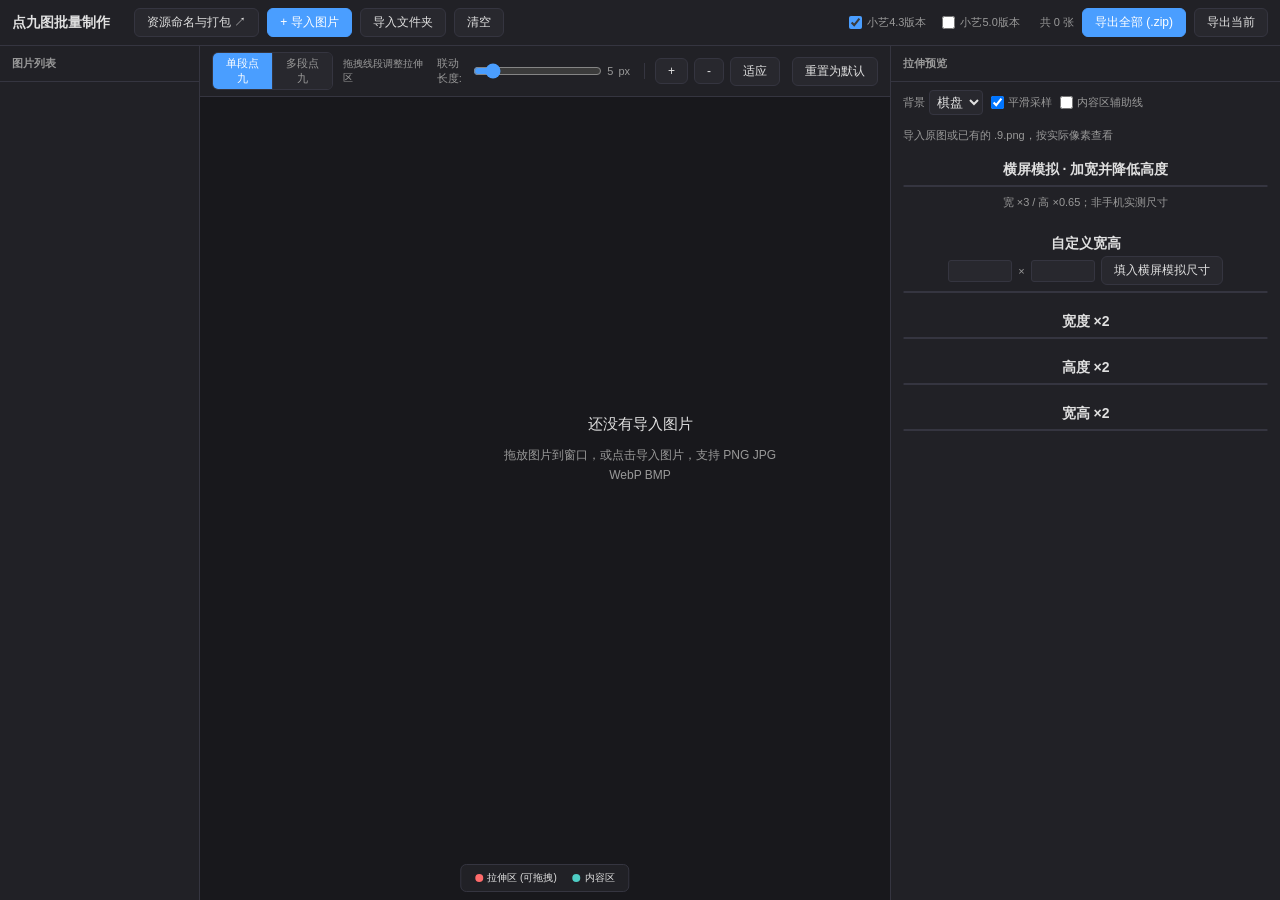
<file: index.html>
<!DOCTYPE html>
<html lang="zh-CN">
<head>
<meta charset="UTF-8">
<title>点九图批量制作工具</title>
<link rel="stylesheet" href="style.css?v=20261116">
</head>
<body>
<div class="app">
<div class="tb">
<h1>点九图批量制作</h1>
<a class="btn" href="resource-packager/index.html" style="text-decoration:none">资源命名与打包 ↗</a>
<button class="btn pri" id="bi">+ 导入图片</button>
<button class="btn" id="bif">导入文件夹</button>
<button class="btn" id="bcl">清空</button>
<span class="sp"></span>
<label class="chk"><input type="checkbox" id="cb43" checked><span>小艺4.3版本</span></label>
<label class="chk"><input type="checkbox" id="cb50"><span>小艺5.0版本</span></label>
<span class="ct" id="ct">共 0 张</span>
<button class="btn pri" id="bea">导出全部 (.zip)</button>
<button class="btn" id="bec">导出当前</button>
</div>
<div class="main">
<div class="sb">
<div class="sb-hd">图片列表</div>
<div class="ilist" id="il"></div>
</div>
<div class="ed" id="ed">
<div class="ed-tb">
<div class="mg" id="modeGroup">
<button class="mb ac" id="modeSingle">单段点九</button>
<button class="mb" id="modeMulti">多段点九</button>
</div>
<span class="ml" id="editHint">拖拽线段调整拉伸区</span>
<label class="chk" id="singleTools"><span>联动长度:</span><input type="range" id="slLen" min="1" max="40" value="5"><span id="slVal">5</span>px</label>
<div class="multi-tools" id="multiTools">
<button class="btn" id="addTop">+ 顶边段</button>
<button class="btn" id="addLeft">+ 左边段</button>
<button class="btn danger" id="removeSeg">删除选中段</button>
</div>
<span class="sep"></span>
<button class="btn" id="bzi">+</button>
<button class="btn" id="bzo">-</button>
<button class="btn" id="bzf">适应</button>
<span class="sp"></span>
<button class="btn" id="bce">重置为默认</button>
</div>
<div class="single-ranges" id="singleRanges"><span>单段范围（从第 1 像素起）</span><label>顶边 <input id="topStart" type="number" min="1" aria-label="顶边起点"> ～ <input id="topEnd" type="number" min="1" aria-label="顶边终点"></label><label>左边 <input id="leftStart" type="number" min="1" aria-label="左边起点"> ～ <input id="leftEnd" type="number" min="1" aria-label="左边终点"></label><span>两个方向可分别设置</span></div>
<div class="vp" id="vp">
<div class="cw" id="cw"><canvas id="mc"></canvas></div>
<div class="lg">
<div class="lg-i"><span class="lg-d st"></span>拉伸区 (可拖拽)</div>
<div class="lg-i"><span class="lg-d pd"></span>内容区</div>
</div>
</div>
</div>
<div class="pp">
<div class="pp-hd">拉伸预览</div>
<div class="pv-options"><label>背景 <select id="pvBackground"><option value="checker">棋盘</option><option value="#18181c">深灰</option><option value="#000000">纯黑</option><option value="#ffffff">纯白</option></select></label><label><input id="pvSmooth" type="checkbox" checked> 平滑采样</label><label><input id="pvContent" type="checkbox"> 内容区辅助线</label></div>
<p class="pv-info" id="previewInfo">导入原图或已有的 .9.png，按实际像素查看</p>
<div class="pp-bd" id="pb">
<div class="pv-item"><div class="pv-label">横屏模拟 · 加宽并降低高度</div><div class="pv-size"></div><div class="pv-stage"><canvas id="pcL" tabindex="0" aria-label="放大横屏模拟预览"></canvas></div><p class="pv-info">宽 ×3 / 高 ×0.65；非手机实测尺寸</p></div>
<div class="pv-item"><div class="pv-label">自定义宽高</div><div class="pv-custom"><input type="number" id="pwc" min="1" max="4000" aria-label="预览宽度"><span>×</span><input type="number" id="phc" min="1" max="4000" aria-label="预览高度"><button class="btn" id="landscapeSize">填入横屏模拟尺寸</button></div><div class="pv-size"></div><div class="pv-stage"><canvas id="pcC" tabindex="0" aria-label="放大自定义预览"></canvas></div><p class="pv-warning" id="previewWarning" role="status"></p></div>
<div class="pv-item"><div class="pv-label">宽度 ×2</div><div class="pv-size"></div><div class="pv-stage"><canvas id="pcW" tabindex="0" aria-label="放大宽度双倍预览"></canvas></div></div>
<div class="pv-item"><div class="pv-label">高度 ×2</div><div class="pv-size"></div><div class="pv-stage"><canvas id="pcH" tabindex="0" aria-label="放大高度双倍预览"></canvas></div></div>
<div class="pv-item"><div class="pv-label">宽高 ×2</div><div class="pv-size"></div><div class="pv-stage"><canvas id="pcWH" tabindex="0" aria-label="放大宽高双倍预览"></canvas></div></div>
</div>
</div>
</div>
<div class="es" id="es" style="position:absolute;inset:0;display:none;pointer-events:none">
<div class="title">还没有导入图片</div>
<div class="hint">拖放图片到窗口，或点击导入图片，支持 PNG JPG WebP BMP</div>
</div>
</div>
<div class="do" id="dz"><div class="bx"><div class="txt">释放以导入图片</div></div></div>
<div class="po" id="po">
<div class="bx"><div class="txt" id="ptx">正在导出...</div><div class="bar"><div class="fill" id="pfl"></div></div></div>
</div>
<div class="toast" id="to"></div>
<input type="file" id="fi" accept="image/*" multiple style="display:none">
<input type="file" id="fif" webkitdirectory multiple style="display:none">
<dialog id="pvDialog"><div class="pv-dialog-head"><strong id="pvLargeTitle">原尺寸预览</strong><label>查看倍率 <select id="pvLargeScale"><option value="1">100%</option><option value="2">200% 像素检查</option><option value="4">400% 像素检查</option></select></label><button class="btn" id="pvClose">关闭</button></div><p class="pv-info">查看倍率仅放大显示；拉伸尺寸保持不变。手机像素密度和渲染方式可能不同，请以实际设备效果复核。</p><p class="pv-warning" id="pvLargeWarning"></p><div class="pv-large-stage"><canvas id="pvLarge"></canvas></div></dialog>
<script src="nine-patch-preview.js?v=20261116"></script>
<script src="app.js?v=20261116"></script>
</body>
</html>
</file>
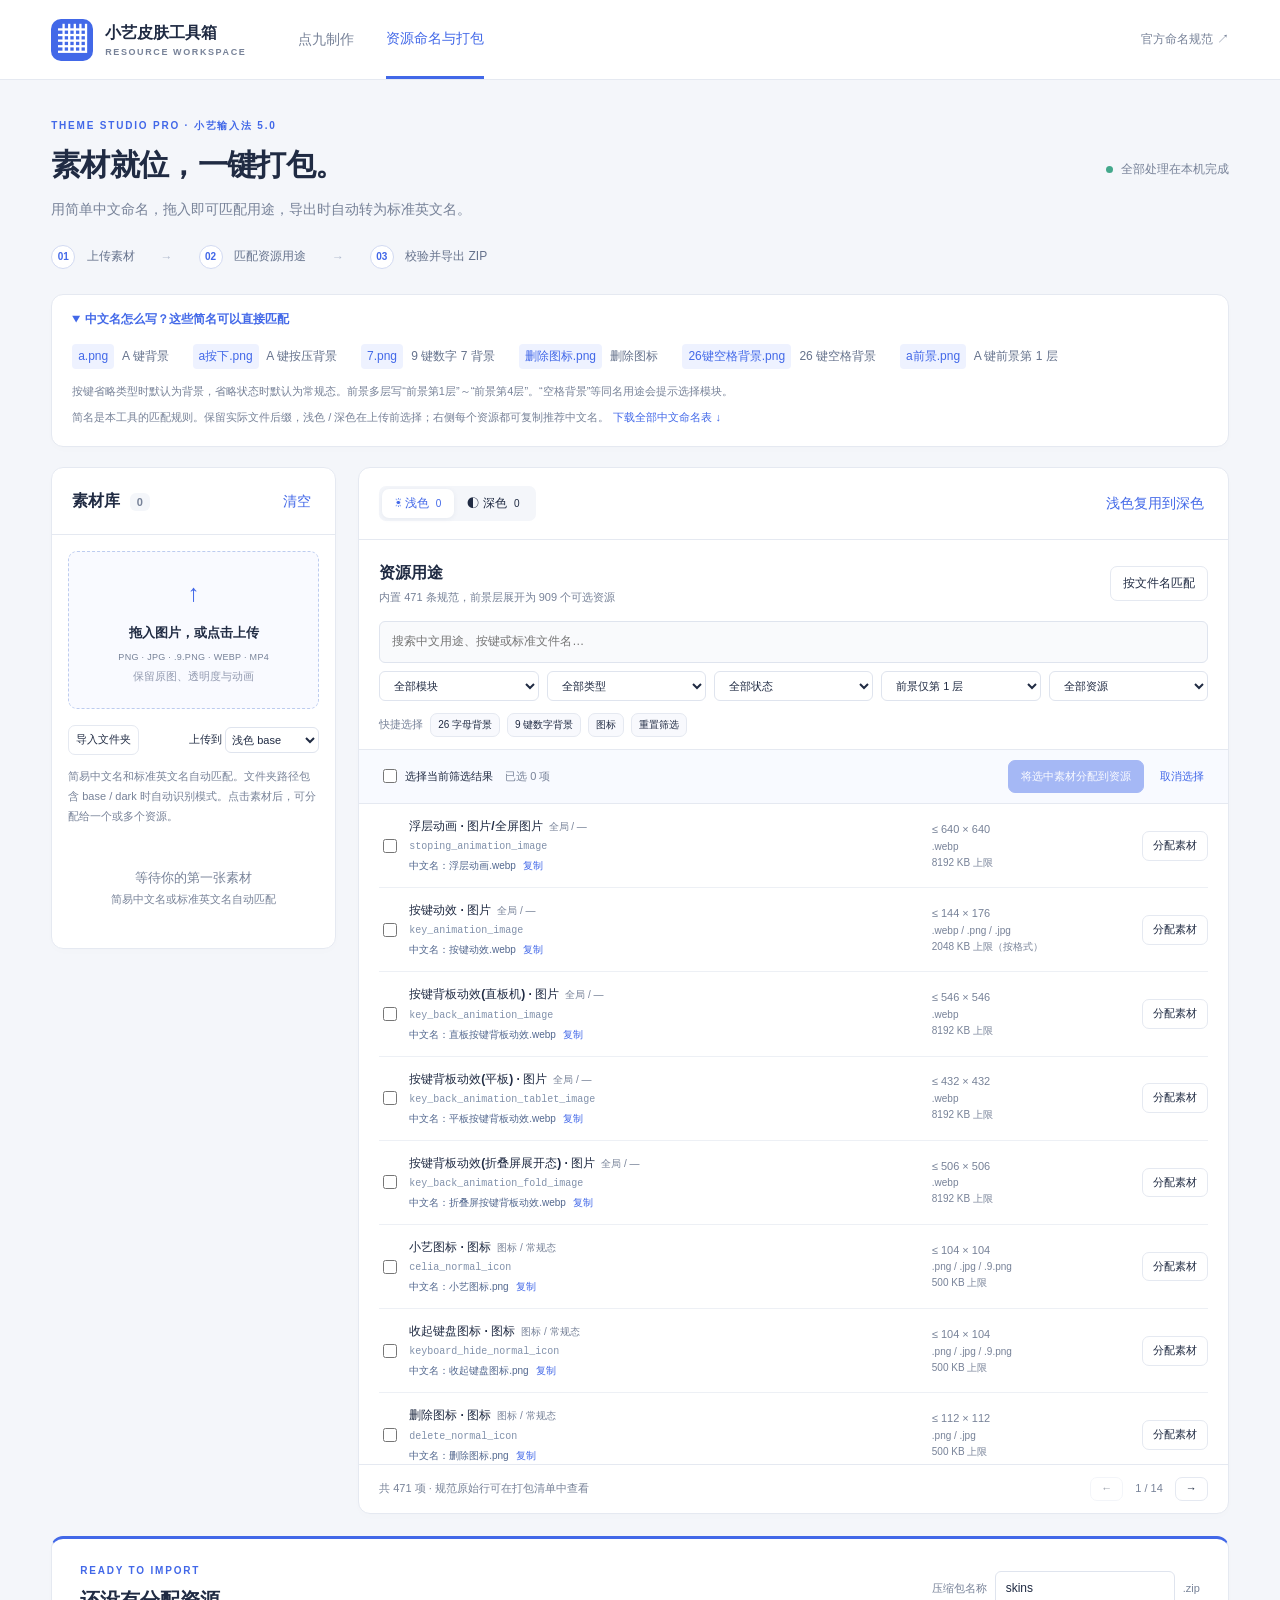
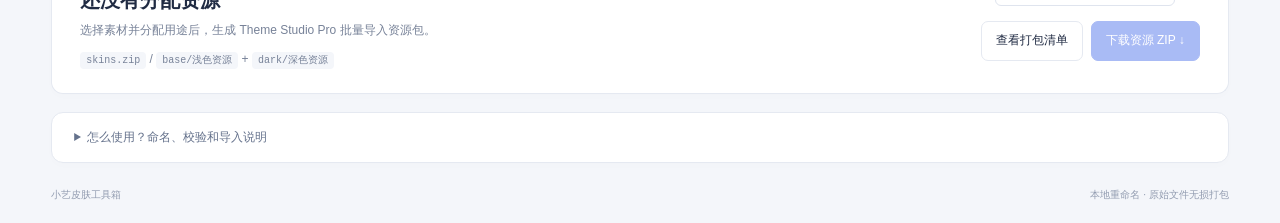
<file: resource-packager/index.html>
<!doctype html>
<html lang="zh-CN">
<head>
  <meta charset="utf-8">
  <meta name="viewport" content="width=device-width,initial-scale=1">
  <title>小艺 5.0 · 资源命名与打包</title>
  <link rel="stylesheet" href="style.css?v=1">
  <script defer src="spec.js?v=1"></script>
  <script defer src="core.js?v=1"></script>
  <script defer src="app.js?v=1"></script>
</head>
<body>
  <header class="header">
    <a class="brand" href="../index.html"><span class="brand-icon">▦</span><span>小艺皮肤工具箱<small>RESOURCE WORKSPACE</small></span></a>
    <nav><a href="../index.html">点九制作</a><span class="active">资源命名与打包</span></nav>
    <a class="text-link" href="https://developer.huawei.com/consumer/cn/doc/content/keyboard_designguide_filesname-0000002801098965/" target="_blank" rel="noopener">官方命名规范 ↗</a>
  </header>
  <main>
    <section class="intro"><div><div class="eyebrow">THEME STUDIO PRO · 小艺输入法 5.0</div><h1>素材就位，一键打包。</h1><p>用简单中文命名，拖入即可匹配用途，导出时自动转为标准英文名。</p></div><div class="local-label"><span></span>全部处理在本机完成</div></section>
    <div class="workflow"><span><b>01</b> 上传素材</span><i>→</i><span><b>02</b> 匹配资源用途</span><i>→</i><span><b>03</b> 校验并导出 ZIP</span></div>
    <details class="naming-guide panel" open><summary>中文名怎么写？这些简名可以直接匹配</summary><div class="name-examples"><span><code>a.png</code> A 键背景</span><span><code>a按下.png</code> A 键按压背景</span><span><code>7.png</code> 9 键数字 7 背景</span><span><code>删除图标.png</code> 删除图标</span><span><code>26键空格背景.png</code> 26 键空格背景</span><span><code>a前景.png</code> A 键前景第 1 层</span></div><p>按键省略类型时默认为背景，省略状态时默认为常规态。前景多层写“前景第1层”～“前景第4层”。“空格背景”等同名用途会提示选择模块。</p><p>简名是本工具的匹配规则。保留实际文件后缀，浅色 / 深色在上传前选择；右侧每个资源都可复制推荐中文名。<button id="downloadNames" class="link-button">下载全部中文命名表 ↓</button></p></details>
    <div class="workspace">
      <aside class="assets panel">
        <div class="panel-title"><h2>素材库 <span id="assetCount">0</span></h2><button class="link-button" id="clearAssets">清空</button></div>
        <div id="dropzone" class="dropzone" role="button" tabindex="0" aria-label="上传图片或视频"><div class="upload-symbol">↑</div><strong>拖入图片，或点击上传</strong><p>PNG · JPG · .9.PNG · WEBP · MP4</p><small>保留原图、透明度与动画</small></div>
        <input id="files" type="file" multiple accept=".png,.jpg,.jpeg,.webp,.mp4" hidden>
        <input id="folder" type="file" webkitdirectory multiple hidden>
        <div class="upload-options"><button id="chooseFolder">导入文件夹</button><label>上传到 <select id="uploadMode"><option value="base">浅色 base</option><option value="dark">深色 dark</option></select></label></div>
        <p class="hint">简易中文名和标准英文名自动匹配。文件夹路径包含 base / dark 时自动识别模式。点击素材后，可分配给一个或多个资源。</p>
        <div class="asset-list" id="assetList"><div class="empty-assets">等待你的第一张素材<br><small>简易中文名或标准英文名自动匹配</small></div></div>
      </aside>
      <section class="catalog panel">
        <div class="panel-title"><div class="modes"><button id="modeBase" class="selected">☀ 浅色 <span id="baseCount">0</span></button><button id="modeDark">◐ 深色 <span id="darkCount">0</span></button></div><button class="link-button" id="copyMode">浅色复用到深色</button></div>
        <div class="catalog-top"><div><h2>资源用途</h2><p>内置 471 条规范，前景层展开为 909 个可选资源</p></div><button id="autoMatch">按文件名匹配</button></div>
        <div class="filters"><input id="search" type="search" placeholder="搜索中文用途、按键或标准文件名…" aria-label="搜索资源"><select id="module" aria-label="模块"><option value="">全部模块</option></select><select id="kind" aria-label="资源类型"><option value="">全部类型</option></select><select id="state" aria-label="状态"><option value="">全部状态</option></select><select id="layer" aria-label="前景层"><option value="primary">前景仅第 1 层</option><option value="all">前景全部 4 层</option><option value="0">前景第 1 层</option><option value="1">前景第 2 层</option><option value="2">前景第 3 层</option><option value="3">前景第 4 层</option></select><select id="assignedFilter" aria-label="分配状态"><option value="">全部资源</option><option value="assigned">已分配</option><option value="empty">未分配</option><option value="invalid">需修正</option></select></div>
        <div class="quick"><span>快捷选择</span><button data-preset="letters">26 字母背景</button><button data-preset="digits">9 键数字背景</button><button data-preset="icons">图标</button><button id="resetFilters">重置筛选</button></div>
        <div class="selection-bar"><label><input id="selectVisible" type="checkbox"> 选择当前筛选结果</label><span id="selectedCount">已选 0 项</span><button id="assignMany" class="primary" disabled>将选中素材分配到资源</button><button id="clearSelection" class="link-button">取消选择</button></div>
        <div id="resourceList" class="resource-list"></div>
        <div class="pagination"><span id="resultCount"></span><div><button id="prevPage" aria-label="上一页">←</button><span id="pageLabel"></span><button id="nextPage" aria-label="下一页">→</button></div></div>
      </section>
    </div>
    <section class="export-panel panel"><div><div class="eyebrow">READY TO IMPORT</div><h2 id="exportTitle">还没有分配资源</h2><p id="exportStatus">选择素材并分配用途后，生成 Theme Studio Pro 批量导入资源包。</p><p class="structure"><code>skins.zip</code> / <code>base/浅色资源</code> + <code>dark/深色资源</code></p></div><div class="export-actions"><label>压缩包名称 <input id="zipName" value="skins" aria-label="压缩包名称"><span>.zip</span></label><div><button id="review">查看打包清单</button><button id="exportZip" class="primary" disabled>下载资源 ZIP ↓</button></div></div></section>
    <details class="help panel"><summary>怎么使用？命名、校验和导入说明</summary><div><p>1. 上传前可按上方简名示例命名，例如“a按下.png”“删除图标.png”“通用字母背景.9.png”。字母 a～z 默认为 26 键背景，数字 0～9 默认为 9 键背景；其他按键建议加模块，如“26键空格背景.png”。默认是常规态，“按下 / 按压 / 按压态”均指按压态，“选中”指选中态。不同模块同名时会显示候选用途，不自动选中其中一个。标准英文名及原先完整中文名仍支持。</p><p>2. 同一张素材可用于多个资源：筛选模块、类型、状态，勾选目标项，批量分配。简名前景写“a前景”“a前景第2层”“a前景第4层按下”，第 1～4 层对应标准文件名中的 0～3；旧完整中文名末尾编号仍为 0～3。深浅色独立分配，复用仅填充另一模式的空位。</p><p>3. 分辨率按表格的“最大分辨率”校验，小于上限允许导出。超出尺寸、格式或大小限制的资源须先处理；本页只重命名，绝不把普通 PNG 改后缀伪装成点九，也不缩放点九边线或重编码动画。</p><p>4. ZIP 根目录直接包含 base 和 dark，所有资源位于其下，不再嵌套主题名或模块文件夹。未分配的素材不会打包，空模式保留目录；可按需要制作部分换肤项，无需凑齐全部资源。</p><p>5. 在 Theme Studio Pro 新建 / 打开“小艺输入法皮肤”作品，使用批量导入资源功能上传此 ZIP，再在工具内完成其他配置和预览自测。本包是图片 / 视频资源包，不是完整主题工程或上架成品。</p><p>来源：用户提供的《小艺输入法5.0资源文件规范.xlsx》“规范要求”工作表，471 条；目录结构依据上方华为官方命名规范。点九尺寸以含 1px 边线的文件总尺寸保守校验。</p></div></details>
    <footer>小艺皮肤工具箱 <span>本地重命名 · 原始文件无损打包</span></footer>
  </main>
  <dialog id="reviewDialog"><div class="dialog-head"><h2>打包清单</h2><button id="closeReview" aria-label="关闭">×</button></div><p>逐项检查目标路径与校验结果。</p><div id="reviewList"></div></dialog>
  <div class="toast" id="toast" role="status" aria-live="polite"></div>
</body>
</html>
</file>
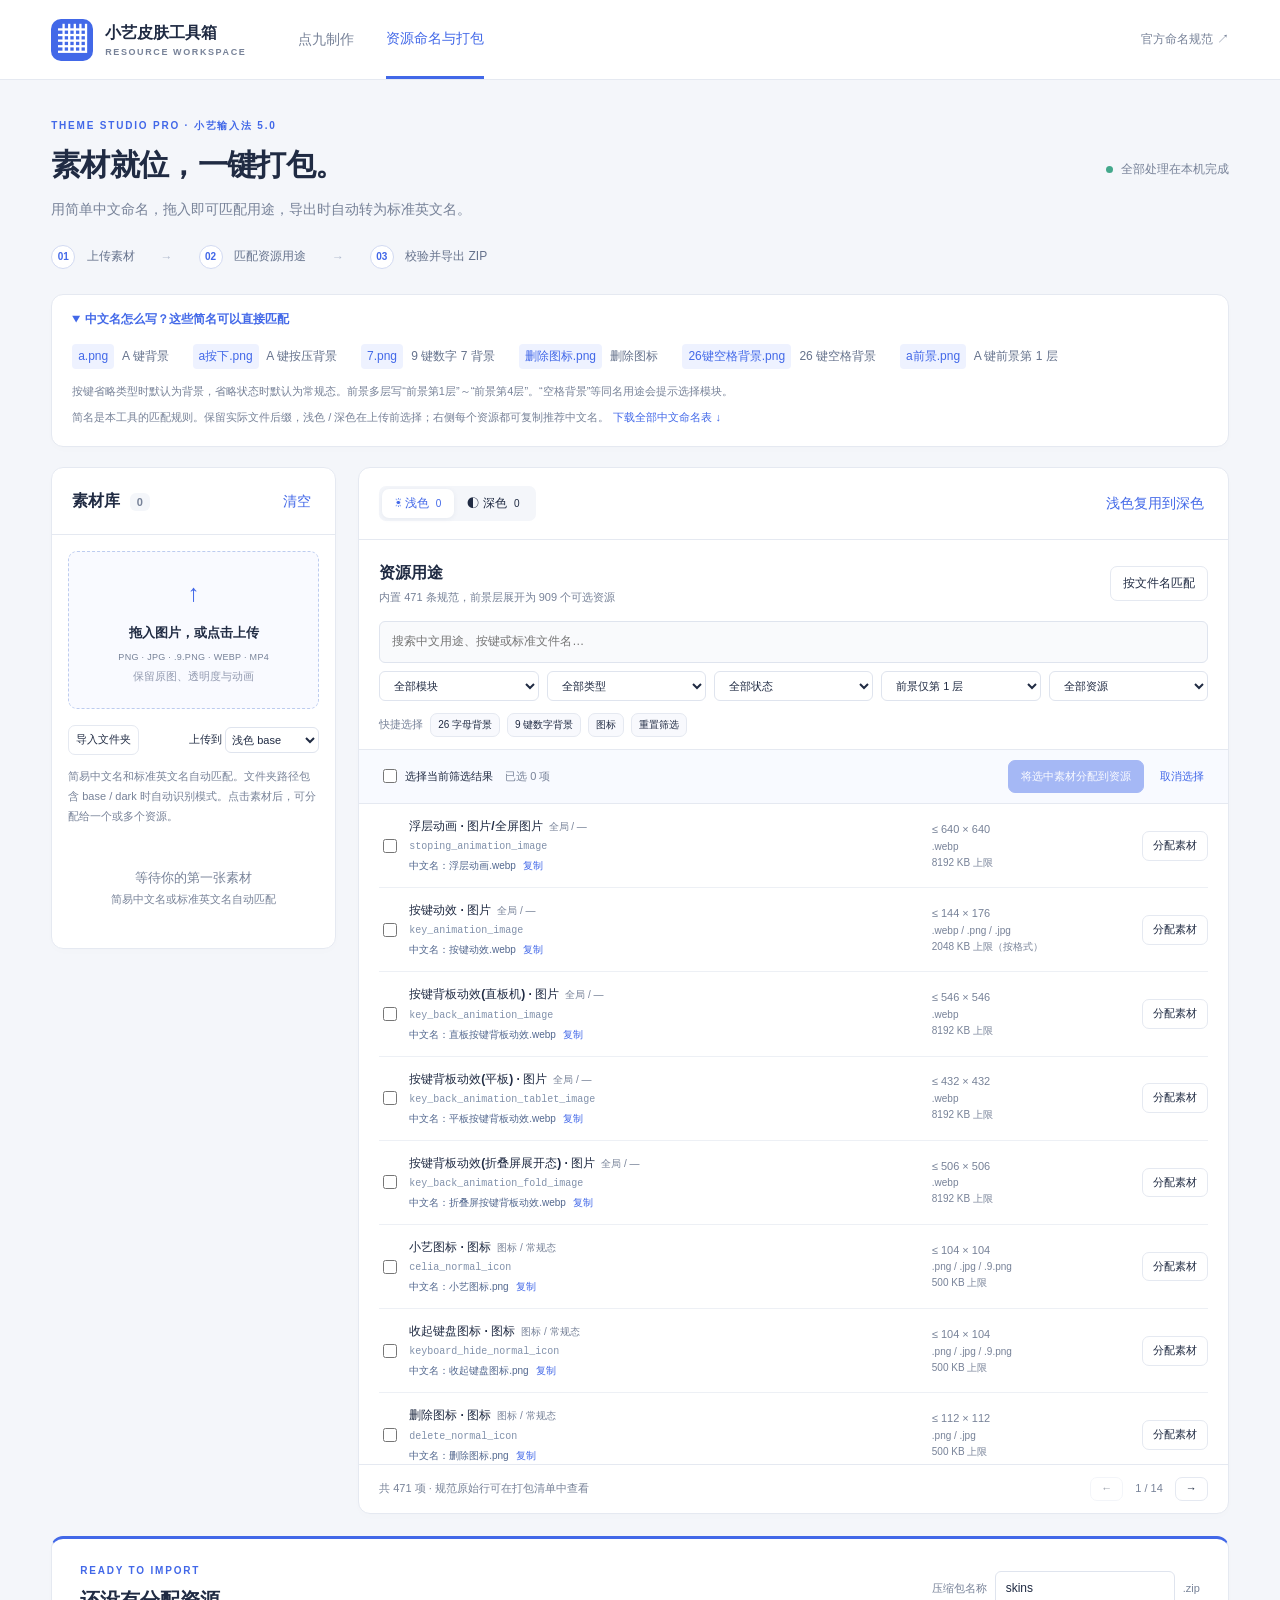
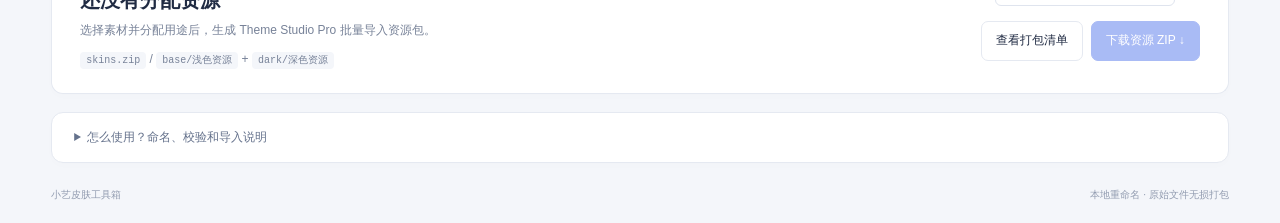
<file: resource-packager.html>
<!doctype html>
<html lang="zh-CN">
<head>
  <meta charset="utf-8">
  <meta name="viewport" content="width=device-width,initial-scale=1">
  <title>小艺 5.0 · 资源命名与打包</title>
  <style>:root{--bg:#f4f6fa;--paper:#fff;--text:#202b43;--muted:#778298;--line:#e5e9f1;--blue:#4268e8;--soft:#eef2ff;--red:#c44550;--green:#228369}*{box-sizing:border-box}body{margin:0;background:var(--bg);color:var(--text);font:14px/1.6 -apple-system,BlinkMacSystemFont,"Segoe UI","Microsoft YaHei",sans-serif}button,input,select{font:inherit}button,a,input,select{outline-offset:3px}button{cursor:pointer;border:1px solid var(--line);border-radius:7px;background:#fff;color:var(--text);padding:7px 12px;transition:background .15s}button:hover{background:var(--soft);border-color:#c2cef9}button:disabled{opacity:.45;cursor:not-allowed}button.primary{background:var(--blue);color:white;border-color:var(--blue)}button.primary:hover{background:#3053cf}.link-button{border:0;background:none;color:var(--blue);padding:4px}.header{height:80px;display:flex;align-items:center;padding:0 4%;gap:52px;background:#fff;border-bottom:1px solid var(--line)}a{text-decoration:none;color:inherit}.brand{display:flex;align-items:center;gap:12px;font-size:16px;font-weight:650;white-space:nowrap}.brand-icon{background:var(--blue);color:#fff;border-radius:10px;font-size:28px;width:42px;height:42px;text-align:center;line-height:42px}.brand small{display:block;font-size:9px;letter-spacing:1.6px;color:var(--muted)}nav{display:flex;align-self:stretch;gap:32px;align-items:center;color:var(--muted);font-size:14px}nav .active{color:var(--blue);height:100%;display:flex;align-items:center;border-bottom:3px solid var(--blue)}.text-link{margin-left:auto;color:var(--muted);font-size:12px}main{max-width:1600px;margin:auto;padding:38px 4% 16px}.intro{display:flex;justify-content:space-between;align-items:center}.eyebrow{font-size:10px;letter-spacing:1.8px;color:var(--blue);font-weight:650}h1{margin:7px 0 9px;font-size:30px;letter-spacing:-.7px}p{margin:0;color:var(--muted)}.local-label{display:flex;align-items:center;gap:8px;font-size:12px;color:var(--muted)}.local-label span{width:7px;height:7px;background:#43a88b;border-radius:50%}.workflow{display:flex;gap:26px;align-items:center;padding:25px 0;color:#65728c;font-size:12px}.workflow b{font-size:10px;display:inline-flex;width:24px;height:24px;align-items:center;justify-content:center;border:1px solid #d2daf2;border-radius:50%;margin-right:8px;color:var(--blue);background:#fff}.workflow i{font-style:normal;color:#b1bbce}.workspace{display:grid;grid-template-columns:285px minmax(0,1fr);gap:22px;align-items:start}.panel{border:1px solid var(--line);border-radius:12px;background:var(--paper);box-shadow:0 3px 8px #25345d03}.panel-title{display:flex;align-items:center;justify-content:space-between;padding:18px 20px;border-bottom:1px solid var(--line);min-height:66px}h2{font-size:16px;margin:0;font-weight:650}h2 span{font-size:11px;background:var(--bg);color:var(--muted);padding:3px 7px;border-radius:6px;margin-left:5px}.assets{padding-bottom:8px;position:sticky;top:16px}.dropzone{margin:16px;padding:22px 6px;text-align:center;border:1px dashed #bdccef;border-radius:9px;background:#f9faff;cursor:pointer}.dropzone.dragging{border-color:var(--blue);background:#e8eeff}.upload-symbol{font-size:24px;color:var(--blue);margin-bottom:8px}.dropzone strong{font-size:13px;font-weight:600}.dropzone p{font-size:9px;letter-spacing:.3px;margin-top:6px}.dropzone small{font-size:11px;color:#929ab0}.upload-options{display:flex;gap:8px;padding:0 16px;justify-content:space-between}.upload-options button{font-size:11px;padding:5px 7px}.upload-options label{font-size:11px;display:flex;align-items:center;gap:3px}.upload-options select{width:94px;font-size:11px;padding:5px 2px}.hint{font-size:11px;line-height:1.8;padding:12px 16px}.asset-list{padding:0 12px;max-height:530px;overflow:auto}.empty-assets{text-align:center;color:var(--muted);padding:30px 0;font-size:13px}.empty-assets small{font-size:11px}.asset{display:flex;gap:10px;align-items:center;padding:10px;margin:5px 0;border:1px solid var(--line);border-radius:8px;cursor:pointer}.asset.chosen{border-color:var(--blue);background:var(--soft)}.asset-thumb{width:48px;height:48px;flex-shrink:0;object-fit:contain;background:repeating-conic-gradient(#edf0f7 0% 25%,white 0% 50%) 50%/12px 12px;border-radius:5px}.asset-info{min-width:0;flex:1}.asset-name{font-size:12px;overflow:hidden;text-overflow:ellipsis;white-space:nowrap}.asset-info small{display:block;font-size:10px;color:var(--muted)}.asset .remove{border:0;padding:0 3px;color:var(--muted);background:none;font-size:17px}.error-text{color:var(--red)!important;font-size:11px}.modes{display:flex;background:var(--bg);border-radius:7px;padding:3px}.modes button{border:0;background:none;font-size:12px;padding:5px 13px}.modes .selected{background:#fff;color:var(--blue);box-shadow:0 1px 5px #334c7614}.modes span{margin-left:4px;font-size:10px}.catalog-top{display:flex;justify-content:space-between;align-items:center;padding:20px 20px 15px}.catalog-top p{font-size:11px;margin-top:3px}.catalog-top button{font-size:12px}.filters{padding:0 20px;display:flex;gap:8px;flex-wrap:wrap}input,select{background:#fff;border:1px solid #dfe4ee;border-radius:6px;color:var(--text);padding:7px 10px;max-width:100%}.filters input{width:100%;font-size:12px;padding:10px 12px;background:#f9fafc}.filters select{font-size:11px;flex:1;min-width:95px}.quick{display:flex;gap:7px;padding:12px 20px;align-items:center;flex-wrap:wrap;font-size:11px}.quick span{color:var(--muted)}.quick button{font-size:10px;padding:3px 7px;background:#f8f9fd}.selection-bar{padding:10px 20px;background:#f8faff;display:flex;gap:12px;align-items:center;border-block:1px solid var(--line);font-size:11px;flex-wrap:wrap}.selection-bar label{display:flex;align-items:center;gap:5px}.selection-bar span{color:var(--muted)}input[type=checkbox]{accent-color:var(--blue);width:14px;height:14px;padding:0}.selection-bar button{font-size:11px}.selection-bar .primary{margin-left:auto}.resource-list{padding:0 20px;min-height:220px;max-height:660px;overflow:auto}.resource-row{display:grid;grid-template-columns:18px minmax(0,1fr) 150px 114px;gap:12px;align-items:center;border-bottom:1px solid #edf0f5;padding:13px 0}.resource-row:last-child{border-bottom:0}.resource-title{font-size:12px;font-weight:550}.resource-title span{font-size:10px;color:var(--muted);font-weight:400;margin-left:6px}.resource-name{font:10px/1.5 Consolas,monospace;color:#8090aa;overflow-wrap:anywhere;margin-top:3px}.resource-size{font-size:11px;color:var(--muted)}.resource-size small{display:block;font-size:10px}.assignment{text-align:right;min-width:0}.assignment button{font-size:11px;padding:5px 10px}.assignment .assigned-name{font-size:10px;white-space:nowrap;text-overflow:ellipsis;overflow:hidden;color:var(--green)}.assignment .clear{padding:3px;border:0;background:none;color:var(--muted)}.resource-row.invalid{background:#fff8f8}.resource-row.selected-row{background:#f5f7ff}.no-results{text-align:center;color:var(--muted);padding:70px 10px}.pagination{border-top:1px solid var(--line);display:flex;align-items:center;justify-content:space-between;padding:12px 20px;font-size:11px;color:var(--muted)}.pagination div{display:flex;align-items:center;gap:12px}.pagination button{padding:2px 10px}.export-panel{display:flex;justify-content:space-between;align-items:center;margin-top:22px;padding:24px 28px;gap:20px;border-top:3px solid var(--blue)}.export-panel h2{font-size:20px;margin:5px 0}.export-panel p{font-size:12px}.structure{margin-top:10px}.structure code{background:var(--bg);border-radius:4px;padding:3px 6px;font-size:10px}.export-actions{display:flex;flex-direction:column;gap:15px;flex-shrink:0}.export-actions label{display:flex;gap:8px;align-items:center;font-size:11px;color:var(--muted)}.export-actions input{width:180px;font-size:12px}.export-actions>div{display:flex;gap:8px;justify-content:flex-end}.export-actions button{font-size:12px;padding:9px 14px}.help{margin-top:18px;padding:15px 22px;font-size:12px}.help summary{cursor:pointer;color:#65728c}.help div{padding-top:12px}.help p{margin:6px 0;font-size:12px}footer{display:flex;justify-content:space-between;color:#929cb0;font-size:10px;padding:24px 0 4px}.toast{position:fixed;bottom:30px;left:50%;transform:translateX(-50%);background:#26324b;color:white;border-radius:9px;padding:13px 22px;font-size:13px;box-shadow:0 8px 30px #23325230;display:none;z-index:20;max-width:85vw}.toast.show{display:block}dialog{border:0;border-radius:12px;padding:24px;max-width:900px;width:90vw;color:var(--text);max-height:85vh}dialog::backdrop{background:#1c294973}.dialog-head{display:flex;justify-content:space-between;align-items:center}.dialog-head button{font-size:20px;border:0}dialog>p{font-size:12px;margin:10px 0}#reviewList{max-height:60vh;overflow:auto}.review-row{padding:12px 0;border-bottom:1px solid var(--line);overflow-wrap:anywhere;font-size:12px}.review-row code{font-size:11px}.review-row small{display:block;color:var(--muted)}
.naming-guide{padding:15px 20px;margin-bottom:20px;font-size:12px}.naming-guide summary{cursor:pointer;font-weight:600;color:var(--blue)}.name-examples{display:flex;flex-wrap:wrap;gap:10px 24px;margin:14px 0}.name-examples span{color:#65728c}.name-examples code{background:var(--soft);color:var(--blue);padding:3px 6px;border-radius:4px;display:inline-block;margin-right:5px;font-family:inherit}.naming-guide p{margin-top:5px;font-size:11px}.naming-guide button{font-size:11px}.friendly-name{display:flex;align-items:baseline;gap:5px;margin-top:4px;color:#53688f;font-size:10px;overflow-wrap:anywhere}.friendly-name span{min-width:0}.friendly-name button{font-size:10px;flex-shrink:0;padding:0 2px}.asset .choose-use{font-size:10px;color:var(--blue);padding:2px 5px;margin-top:4px}
@media(min-width:1600px){.workspace{grid-template-columns:310px minmax(0,1fr)}}@media(max-width:1100px){.header{gap:25px}.workspace{grid-template-columns:255px minmax(0,1fr);gap:15px}.resource-row{grid-template-columns:18px minmax(0,1fr) 90px}.resource-size{grid-column:2}.assignment{grid-column:3;grid-row:1 / span 2}.resource-row{position:relative}.export-panel{padding:20px}.selection-bar .primary{margin-left:0}}@media(max-width:760px){.header{height:auto;min-height:70px;flex-wrap:wrap;padding:12px 5%;gap:12px}.header nav{gap:16px;font-size:12px}.text-link{display:none}.intro{display:block}.local-label{margin-top:15px}h1{font-size:25px}.workflow{gap:10px;font-size:10px}.workflow b{margin-right:3px}.workspace{grid-template-columns:1fr}.assets{position:static}.asset-list{max-height:200px}.export-panel{align-items:stretch;flex-direction:column}.export-actions{align-items:flex-start}.resource-list{max-height:580px}.selection-bar{gap:8px}main{padding-top:25px}}
</style>



</head>
<body>
  <header class="header">
    <a class="brand" href="index.html"><span class="brand-icon">▦</span><span>小艺皮肤工具箱<small>RESOURCE WORKSPACE</small></span></a>
    <nav><a href="index.html">点九制作</a><span class="active">资源命名与打包</span></nav>
    <a class="text-link" href="https://developer.huawei.com/consumer/cn/doc/content/keyboard_designguide_filesname-0000002801098965/" target="_blank" rel="noopener">官方命名规范 ↗</a>
  </header>
  <main>
    <section class="intro"><div><div class="eyebrow">THEME STUDIO PRO · 小艺输入法 5.0</div><h1>素材就位，一键打包。</h1><p>用简单中文命名，拖入即可匹配用途，导出时自动转为标准英文名。</p></div><div class="local-label"><span></span>全部处理在本机完成</div></section>
    <div class="workflow"><span><b>01</b> 上传素材</span><i>→</i><span><b>02</b> 匹配资源用途</span><i>→</i><span><b>03</b> 校验并导出 ZIP</span></div>
    <details class="naming-guide panel" open><summary>中文名怎么写？这些简名可以直接匹配</summary><div class="name-examples"><span><code>a.png</code> A 键背景</span><span><code>a按下.png</code> A 键按压背景</span><span><code>7.png</code> 9 键数字 7 背景</span><span><code>删除图标.png</code> 删除图标</span><span><code>26键空格背景.png</code> 26 键空格背景</span><span><code>a前景.png</code> A 键前景第 1 层</span></div><p>按键省略类型时默认为背景，省略状态时默认为常规态。前景多层写“前景第1层”～“前景第4层”。“空格背景”等同名用途会提示选择模块。</p><p>简名是本工具的匹配规则。保留实际文件后缀，浅色 / 深色在上传前选择；右侧每个资源都可复制推荐中文名。<button id="downloadNames" class="link-button">下载全部中文命名表 ↓</button></p></details>
    <div class="workspace">
      <aside class="assets panel">
        <div class="panel-title"><h2>素材库 <span id="assetCount">0</span></h2><button class="link-button" id="clearAssets">清空</button></div>
        <div id="dropzone" class="dropzone" role="button" tabindex="0" aria-label="上传图片或视频"><div class="upload-symbol">↑</div><strong>拖入图片，或点击上传</strong><p>PNG · JPG · .9.PNG · WEBP · MP4</p><small>保留原图、透明度与动画</small></div>
        <input id="files" type="file" multiple accept=".png,.jpg,.jpeg,.webp,.mp4" hidden>
        <input id="folder" type="file" webkitdirectory multiple hidden>
        <div class="upload-options"><button id="chooseFolder">导入文件夹</button><label>上传到 <select id="uploadMode"><option value="base">浅色 base</option><option value="dark">深色 dark</option></select></label></div>
        <p class="hint">简易中文名和标准英文名自动匹配。文件夹路径包含 base / dark 时自动识别模式。点击素材后，可分配给一个或多个资源。</p>
        <div class="asset-list" id="assetList"><div class="empty-assets">等待你的第一张素材<br><small>简易中文名或标准英文名自动匹配</small></div></div>
      </aside>
      <section class="catalog panel">
        <div class="panel-title"><div class="modes"><button id="modeBase" class="selected">☀ 浅色 <span id="baseCount">0</span></button><button id="modeDark">◐ 深色 <span id="darkCount">0</span></button></div><button class="link-button" id="copyMode">浅色复用到深色</button></div>
        <div class="catalog-top"><div><h2>资源用途</h2><p>内置 471 条规范，前景层展开为 909 个可选资源</p></div><button id="autoMatch">按文件名匹配</button></div>
        <div class="filters"><input id="search" type="search" placeholder="搜索中文用途、按键或标准文件名…" aria-label="搜索资源"><select id="module" aria-label="模块"><option value="">全部模块</option></select><select id="kind" aria-label="资源类型"><option value="">全部类型</option></select><select id="state" aria-label="状态"><option value="">全部状态</option></select><select id="layer" aria-label="前景层"><option value="primary">前景仅第 1 层</option><option value="all">前景全部 4 层</option><option value="0">前景第 1 层</option><option value="1">前景第 2 层</option><option value="2">前景第 3 层</option><option value="3">前景第 4 层</option></select><select id="assignedFilter" aria-label="分配状态"><option value="">全部资源</option><option value="assigned">已分配</option><option value="empty">未分配</option><option value="invalid">需修正</option></select></div>
        <div class="quick"><span>快捷选择</span><button data-preset="letters">26 字母背景</button><button data-preset="digits">9 键数字背景</button><button data-preset="icons">图标</button><button id="resetFilters">重置筛选</button></div>
        <div class="selection-bar"><label><input id="selectVisible" type="checkbox"> 选择当前筛选结果</label><span id="selectedCount">已选 0 项</span><button id="assignMany" class="primary" disabled>将选中素材分配到资源</button><button id="clearSelection" class="link-button">取消选择</button></div>
        <div id="resourceList" class="resource-list"></div>
        <div class="pagination"><span id="resultCount"></span><div><button id="prevPage" aria-label="上一页">←</button><span id="pageLabel"></span><button id="nextPage" aria-label="下一页">→</button></div></div>
      </section>
    </div>
    <section class="export-panel panel"><div><div class="eyebrow">READY TO IMPORT</div><h2 id="exportTitle">还没有分配资源</h2><p id="exportStatus">选择素材并分配用途后，生成 Theme Studio Pro 批量导入资源包。</p><p class="structure"><code>skins.zip</code> / <code>base/浅色资源</code> + <code>dark/深色资源</code></p></div><div class="export-actions"><label>压缩包名称 <input id="zipName" value="skins" aria-label="压缩包名称"><span>.zip</span></label><div><button id="review">查看打包清单</button><button id="exportZip" class="primary" disabled>下载资源 ZIP ↓</button></div></div></section>
    <details class="help panel"><summary>怎么使用？命名、校验和导入说明</summary><div><p>1. 上传前可按上方简名示例命名，例如“a按下.png”“删除图标.png”“通用字母背景.9.png”。字母 a～z 默认为 26 键背景，数字 0～9 默认为 9 键背景；其他按键建议加模块，如“26键空格背景.png”。默认是常规态，“按下 / 按压 / 按压态”均指按压态，“选中”指选中态。不同模块同名时会显示候选用途，不自动选中其中一个。标准英文名及原先完整中文名仍支持。</p><p>2. 同一张素材可用于多个资源：筛选模块、类型、状态，勾选目标项，批量分配。简名前景写“a前景”“a前景第2层”“a前景第4层按下”，第 1～4 层对应标准文件名中的 0～3；旧完整中文名末尾编号仍为 0～3。深浅色独立分配，复用仅填充另一模式的空位。</p><p>3. 分辨率按表格的“最大分辨率”校验，小于上限允许导出。超出尺寸、格式或大小限制的资源须先处理；本页只重命名，绝不把普通 PNG 改后缀伪装成点九，也不缩放点九边线或重编码动画。</p><p>4. ZIP 根目录直接包含 base 和 dark，所有资源位于其下，不再嵌套主题名或模块文件夹。未分配的素材不会打包，空模式保留目录；可按需要制作部分换肤项，无需凑齐全部资源。</p><p>5. 在 Theme Studio Pro 新建 / 打开“小艺输入法皮肤”作品，使用批量导入资源功能上传此 ZIP，再在工具内完成其他配置和预览自测。本包是图片 / 视频资源包，不是完整主题工程或上架成品。</p><p>来源：用户提供的《小艺输入法5.0资源文件规范.xlsx》“规范要求”工作表，471 条；目录结构依据上方华为官方命名规范。点九尺寸以含 1px 边线的文件总尺寸保守校验。</p></div></details>
    <footer>小艺皮肤工具箱 <span>本地重命名 · 原始文件无损打包</span></footer>
  </main>
  <dialog id="reviewDialog"><div class="dialog-head"><h2>打包清单</h2><button id="closeReview" aria-label="关闭">×</button></div><p>逐项检查目标路径与校验结果。</p><div id="reviewList"></div></dialog>
  <div class="toast" id="toast" role="status" aria-live="polite"></div>
<script>/* Generated from the supplied workbook; do not hand-edit. */
globalThis.RESOURCE_SPEC = [{"row":2,"module":"全局","item":"浮层动画","kind":"图片/全屏图片","state":"—","name":"stoping_animation_image","extensions":[".webp"],"width":640,"height":640,"limits":{".webp":8388608},"sizeLabel":".webp ≤ 8192KB（8M）"},{"row":3,"module":"全局","item":"按键动效","kind":"图片","state":"—","name":"key_animation_image","extensions":[".webp",".png",".jpg"],"width":144,"height":176,"limits":{".webp":2097152,".png":512000,".jpg":512000},"sizeLabel":".webp ≤ 2048KB（2M）；.png/.jpg ≤ 500KB"},{"row":4,"module":"全局","item":"按键背板动效(直板机)","kind":"图片","state":"—","name":"key_back_animation_image","extensions":[".webp"],"width":546,"height":546,"limits":{".webp":8388608},"sizeLabel":".webp ≤ 8192KB（8M）"},{"row":5,"module":"全局","item":"按键背板动效(平板)","kind":"图片","state":"—","name":"key_back_animation_tablet_image","extensions":[".webp"],"width":432,"height":432,"limits":{".webp":8388608},"sizeLabel":".webp ≤ 8192KB（8M）"},{"row":6,"module":"全局","item":"按键背板动效(折叠屏展开态)","kind":"图片","state":"—","name":"key_back_animation_fold_image","extensions":[".webp"],"width":506,"height":506,"limits":{".webp":8388608},"sizeLabel":".webp ≤ 8192KB（8M）"},{"row":7,"module":"图标","item":"小艺图标","kind":"图标","state":"常规态","name":"celia_normal_icon","extensions":[".png",".jpg",".9.png"],"width":104,"height":104,"limits":{".png":512000,".jpg":512000,".9.png":512000},"sizeLabel":".png/.jpg/.9.png ≤ 500KB"},{"row":8,"module":"图标","item":"收起键盘图标","kind":"图标","state":"常规态","name":"keyboard_hide_normal_icon","extensions":[".png",".jpg",".9.png"],"width":104,"height":104,"limits":{".png":512000,".jpg":512000,".9.png":512000},"sizeLabel":".png/.jpg/.9.png ≤ 500KB"},{"row":9,"module":"图标","item":"删除图标","kind":"图标","state":"常规态","name":"delete_normal_icon","extensions":[".png",".jpg"],"width":112,"height":112,"limits":{".png":512000,".jpg":512000},"sizeLabel":".png/.jpg ≤ 500KB"},{"row":10,"module":"图标","item":"删除图标","kind":"图标","state":"按压态","name":"delete_pressed_icon","extensions":[".png",".jpg"],"width":112,"height":112,"limits":{".png":512000,".jpg":512000},"sizeLabel":".png/.jpg ≤ 500KB"},{"row":11,"module":"图标","item":"语音图标（位于空格上）","kind":"图标","state":"常规态","name":"voice_normal_icon","extensions":[".png",".jpg"],"width":112,"height":112,"limits":{".png":512000,".jpg":512000},"sizeLabel":".png/.jpg ≤ 500KB"},{"row":12,"module":"图标","item":"空格图标","kind":"图标","state":"常规态","name":"space_normal_icon","extensions":[".png",".jpg"],"width":112,"height":112,"limits":{".png":512000,".jpg":512000},"sizeLabel":".png/.jpg ≤ 500KB"},{"row":13,"module":"图标","item":"shift键图标","kind":"图标","state":"常规态","name":"shift_normal_icon","extensions":[".png",".jpg"],"width":112,"height":112,"limits":{".png":512000,".jpg":512000},"sizeLabel":".png/.jpg ≤ 500KB"},{"row":14,"module":"图标","item":"shift键图标(上档)","kind":"图标","state":"常规态","name":"shift_temp_lock_normal_icon","extensions":[".png",".jpg"],"width":112,"height":112,"limits":{".png":512000,".jpg":512000},"sizeLabel":".png/.jpg ≤ 500KB"},{"row":15,"module":"图标","item":"shift键图标(锁定)","kind":"图标","state":"常规态","name":"shift_lock_normal_icon","extensions":[".png",".jpg"],"width":112,"height":112,"limits":{".png":512000,".jpg":512000},"sizeLabel":".png/.jpg ≤ 500KB"},{"row":16,"module":"图标","item":"语言切换（中/英）","kind":"图标","state":"常规态","name":"switch_cn_en_normal_icon","extensions":[".png",".jpg"],"width":112,"height":112,"limits":{".png":512000,".jpg":512000},"sizeLabel":".png/.jpg ≤ 500KB"},{"row":17,"module":"图标","item":"语言切换（英/中）","kind":"图标","state":"常规态","name":"switch_en_cn_normal_icon","extensions":[".png",".jpg"],"width":112,"height":112,"limits":{".png":512000,".jpg":512000},"sizeLabel":".png/.jpg ≤ 500KB"},{"row":18,"module":"图标","item":"语言切换（笔/英）","kind":"图标","state":"常规态","name":"switch_pen_en_normal_icon","extensions":[".png",".jpg"],"width":112,"height":112,"limits":{".png":512000,".jpg":512000},"sizeLabel":".png/.jpg ≤ 500KB"},{"row":19,"module":"图标","item":"语言切换（英/笔）","kind":"图标","state":"常规态","name":"switch_en_pen_normal_icon","extensions":[".png",".jpg"],"width":112,"height":112,"limits":{".png":512000,".jpg":512000},"sizeLabel":".png/.jpg ≤ 500KB"},{"row":20,"module":"图标","item":"语言切换（五/英）","kind":"图标","state":"常规态","name":"switch_five_en_normal_icon","extensions":[".png",".jpg"],"width":112,"height":112,"limits":{".png":512000,".jpg":512000},"sizeLabel":".png/.jpg ≤ 500KB"},{"row":21,"module":"图标","item":"语言切换（英/五）","kind":"图标","state":"常规态","name":"switch_en_five_normal_icon","extensions":[".png",".jpg"],"width":112,"height":112,"limits":{".png":512000,".jpg":512000},"sizeLabel":".png/.jpg ≤ 500KB"},{"row":22,"module":"图标","item":"语言切换（双/英）","kind":"图标","state":"常规态","name":"switch_double_en_normal_icon","extensions":[".png",".jpg"],"width":112,"height":112,"limits":{".png":512000,".jpg":512000},"sizeLabel":".png/.jpg ≤ 500KB"},{"row":23,"module":"图标","item":"语言切换（英/双）","kind":"图标","state":"常规态","name":"switch_en_double_normal_icon","extensions":[".png",".jpg"],"width":112,"height":112,"limits":{".png":512000,".jpg":512000},"sizeLabel":".png/.jpg ≤ 500KB"},{"row":24,"module":"图标","item":"换行键图标（开始）","kind":"图标","state":"常规态","name":"enter_go_normal_icon","extensions":[".png",".jpg"],"width":112,"height":112,"limits":{".png":512000,".jpg":512000},"sizeLabel":".png/.jpg ≤ 500KB"},{"row":25,"module":"图标","item":"换行键图标（搜索）","kind":"图标","state":"常规态","name":"enter_search_normal_icon","extensions":[".png",".jpg"],"width":112,"height":112,"limits":{".png":512000,".jpg":512000},"sizeLabel":".png/.jpg ≤ 500KB"},{"row":26,"module":"图标","item":"换行键图标（发送）","kind":"图标","state":"常规态","name":"enter_send_normal_icon","extensions":[".png",".jpg"],"width":112,"height":112,"limits":{".png":512000,".jpg":512000},"sizeLabel":".png/.jpg ≤ 500KB"},{"row":27,"module":"图标","item":"换行键图标（下一步）","kind":"图标","state":"常规态","name":"enter_next_normal_icon","extensions":[".png",".jpg"],"width":112,"height":112,"limits":{".png":512000,".jpg":512000},"sizeLabel":".png/.jpg ≤ 500KB"},{"row":28,"module":"图标","item":"换行键图标（完成）","kind":"图标","state":"常规态","name":"enter_done_normal_icon","extensions":[".png",".jpg"],"width":112,"height":112,"limits":{".png":512000,".jpg":512000},"sizeLabel":".png/.jpg ≤ 500KB"},{"row":29,"module":"图标","item":"换行键图标（上一步）","kind":"图标","state":"常规态","name":"enter_previous_normal_icon","extensions":[".png",".jpg"],"width":112,"height":112,"limits":{".png":512000,".jpg":512000},"sizeLabel":".png/.jpg ≤ 500KB"},{"row":30,"module":"图标","item":"换行键图标（换行）","kind":"图标","state":"常规态","name":"enter_newline_normal_icon","extensions":[".png",".jpg"],"width":112,"height":112,"limits":{".png":512000,".jpg":512000},"sizeLabel":".png/.jpg ≤ 500KB"},{"row":31,"module":"图标","item":"锁定图标（解锁状态）","kind":"图标","state":"常规态","name":"symbol_unlocked_normal_icon","extensions":[".png",".jpg",".9.png"],"width":112,"height":112,"limits":{".png":512000,".jpg":512000,".9.png":512000},"sizeLabel":".png/.jpg/.9.png ≤ 500KB"},{"row":32,"module":"图标","item":"锁定图标（锁定状态）","kind":"图标","state":"常规态","name":"symbol_locked_normal_icon","extensions":[".png",".jpg",".9.png"],"width":112,"height":112,"limits":{".png":512000,".jpg":512000,".9.png":512000},"sizeLabel":".png/.jpg/.9.png ≤ 500KB"},{"row":33,"module":"图标","item":"上一页图标","kind":"图标","state":"常规态","name":"more_candidates_previous_normal_icon","extensions":[".png",".jpg",".9.png"],"width":112,"height":112,"limits":{".png":512000,".jpg":512000,".9.png":512000},"sizeLabel":".png/.jpg/.9.png ≤ 500KB"},{"row":34,"module":"图标","item":"下一页图标","kind":"图标","state":"常规态","name":"more_candidates_next_normal_icon","extensions":[".png",".jpg",".9.png"],"width":112,"height":112,"limits":{".png":512000,".jpg":512000,".9.png":512000},"sizeLabel":".png/.jpg/.9.png ≤ 500KB"},{"row":35,"module":"图标","item":"上一页图标（失效）","kind":"图标","state":"常规态","name":"more_candidates_previous_top_normal_icon","extensions":[".png",".jpg",".9.png"],"width":112,"height":112,"limits":{".png":512000,".jpg":512000,".9.png":512000},"sizeLabel":".png/.jpg/.9.png ≤ 500KB"},{"row":36,"module":"图标","item":"下一页图标（失效）","kind":"图标","state":"常规态","name":"more_candidates_next_bottom_normal_icon","extensions":[".png",".jpg",".9.png"],"width":112,"height":112,"limits":{".png":512000,".jpg":512000,".9.png":512000},"sizeLabel":".png/.jpg/.9.png ≤ 500KB"},{"row":37,"module":"图标","item":"表情包商店图标","kind":"图标","state":"常规态","name":"emoticon_store_normal_icon","extensions":[".png",".jpg",".9.png"],"width":112,"height":112,"limits":{".png":512000,".jpg":512000,".9.png":512000},"sizeLabel":".png/.jpg/.9.png ≤ 500KB"},{"row":38,"module":"图标","item":"emoji删除图标","kind":"图标","state":"常规态","name":"emoji_delete_normal_icon","extensions":[".png",".jpg",".9.png"],"width":112,"height":112,"limits":{".png":512000,".jpg":512000,".9.png":512000},"sizeLabel":".png/.jpg/.9.png ≤ 500KB"},{"row":39,"module":"图标","item":"emoji删除图标","kind":"图标","state":"按压态","name":"emoji_delete_pressed_icon","extensions":[".png",".jpg",".9.png"],"width":112,"height":112,"limits":{".png":512000,".jpg":512000,".9.png":512000},"sizeLabel":".png/.jpg/.9.png ≤ 500KB"},{"row":40,"module":"base","item":"键盘背景(直板机)","kind":"背景","state":"常规态","name":"keyboard_normal_background_video","extensions":[".mp4"],"width":1440,"height":1076,"limits":{".mp4":2097152},"sizeLabel":".mp4 ≤ 2048KB（2M）"},{"row":41,"module":"base","item":"键盘背景(直板机)","kind":"背景","state":"常规态","name":"keyboard_normal_background_image","extensions":[".png",".jpg"],"width":1440,"height":1076,"limits":{".png":3145728,".jpg":3145728},"sizeLabel":".png/.jpg ≤ 3072KB（3M）"},{"row":42,"module":"base","item":"键盘背景(平板)","kind":"背景","state":"常规态","name":"keyboard_tablet_normal_background_video","extensions":[".mp4"],"width":2880,"height":768,"limits":{".mp4":2097152},"sizeLabel":".mp4 ≤ 2048KB（2M）"},{"row":43,"module":"base","item":"键盘背景(平板)","kind":"背景","state":"常规态","name":"keyboard_tablet_normal_background_image","extensions":[".png",".jpg"],"width":2880,"height":768,"limits":{".png":3145728,".jpg":3145728},"sizeLabel":".png/.jpg ≤ 3072KB（3M）"},{"row":44,"module":"base","item":"键盘背景（折叠屏展开态）","kind":"背景","state":"常规态","name":"keyboard_fold_normal_background_video","extensions":[".mp4"],"width":2312,"height":1006,"limits":{".mp4":2097152},"sizeLabel":".mp4 ≤ 2048KB（2M）"},{"row":45,"module":"base","item":"键盘背景（折叠屏展开态）","kind":"背景","state":"常规态","name":"keyboard_fold_normal_background_image","extensions":[".png",".jpg"],"width":2312,"height":1006,"limits":{".png":3145728,".jpg":3145728},"sizeLabel":".png/.jpg ≤ 3072KB（3M）"},{"row":46,"module":"base","item":"顶部抬高区域（直板机）(帮写翻译等)【需要跟键盘背景资源类型一致】","kind":"背景","state":"常规态","name":"top_area_normal_background_image","extensions":[".png",".jpg"],"width":1440,"height":584,"limits":{".png":3145728,".jpg":3145728},"sizeLabel":".png/.jpg ≤ 3072KB（3M）"},{"row":47,"module":"base","item":"顶部抬高区域（平板）(帮写翻译等)【图片需要跟键盘背景资源类型一致】","kind":"背景","state":"常规态","name":"top_area_tablet_normal_background_image","extensions":[".png",".jpg"],"width":2880,"height":492,"limits":{".png":3145728,".jpg":3145728},"sizeLabel":".png/.jpg ≤ 3072KB（3M）"},{"row":48,"module":"base","item":"顶部抬高区域-折叠屏展开态(帮写翻译等)【需要跟键盘背景资源类型一致】","kind":"背景","state":"常规态","name":"top_area_fold_normal_background_image","extensions":[".png",".jpg"],"width":2312,"height":584,"limits":{".png":3145728,".jpg":3145728},"sizeLabel":".png/.jpg ≤ 3072KB（3M）"},{"row":49,"module":"base","item":"字符键(字母键)","kind":"背景","state":"常规态","name":"character_key_normal_background_image","extensions":[".png",".jpg",".9.png"],"width":140,"height":224,"limits":{".png":512000,".jpg":512000,".9.png":512000},"sizeLabel":".png/.jpg/.9.png ≤ 500KB"},{"row":50,"module":"base","item":"字符键(字母键)","kind":"背景","state":"按压态","name":"character_key_pressed_background_image","extensions":[".png",".jpg",".9.png"],"width":140,"height":224,"limits":{".png":512000,".jpg":512000,".9.png":512000},"sizeLabel":".png/.jpg/.9.png ≤ 500KB"},{"row":51,"module":"base","item":"功能键","kind":"背景","state":"常规态","name":"function_key_normal_background_image","extensions":[".png",".jpg",".9.png"],"width":192,"height":224,"limits":{".png":512000,".jpg":512000,".9.png":512000},"sizeLabel":".png/.jpg/.9.png ≤ 500KB"},{"row":52,"module":"base","item":"功能键","kind":"背景","state":"按压态","name":"function_key_pressed_background_image","extensions":[".png",".jpg",".9.png"],"width":192,"height":224,"limits":{".png":512000,".jpg":512000,".9.png":512000},"sizeLabel":".png/.jpg/.9.png ≤ 500KB"},{"row":53,"module":"base","item":"短按气泡","kind":"背景","state":"常规态","name":"short_press_bubble_normal_background_image","extensions":[".png",".jpg",".9.png"],"width":144,"height":176,"limits":{".png":512000,".jpg":512000,".9.png":512000},"sizeLabel":".png/.jpg/.9.png ≤ 500KB"},{"row":54,"module":"base","item":"长按气泡","kind":"背景","state":"常规态","name":"long_press_bubble_normal_background_image","extensions":[".png",".jpg",".9.png"],"width":416,"height":176,"limits":{".png":512000,".jpg":512000,".9.png":512000},"sizeLabel":".png/.jpg/.9.png ≤ 500KB"},{"row":55,"module":"base","item":"长按气泡子项","kind":"背景","state":"常规态","name":"long_press_bubble_item_normal_background_image","extensions":[".png",".jpg",".9.png"],"width":112,"height":144,"limits":{".png":512000,".jpg":512000,".9.png":512000},"sizeLabel":".png/.jpg/.9.png ≤ 500KB"},{"row":56,"module":"base","item":"长按气泡子项","kind":"背景","state":"选中态","name":"long_press_bubble_item_selected_background_image","extensions":[".png",".jpg",".9.png"],"width":112,"height":144,"limits":{".png":512000,".jpg":512000,".9.png":512000},"sizeLabel":".png/.jpg/.9.png ≤ 500KB"},{"row":57,"module":"base","item":"侧边工具栏","kind":"背景","state":"常规态","name":"sidebar_normal_background_image","extensions":[".png",".jpg",".9.png"],"width":260,"height":664,"limits":{".png":512000,".jpg":512000,".9.png":512000},"sizeLabel":".png/.jpg/.9.png ≤ 500KB"},{"row":58,"module":"26键","item":"字符键(字母键)","kind":"背景","state":"常规态","name":"26_character_key_normal_background_image","extensions":[".png",".jpg",".9.png"],"width":140,"height":224,"limits":{".png":512000,".jpg":512000,".9.png":512000},"sizeLabel":".png/.jpg/.9.png ≤ 500KB"},{"row":59,"module":"26键","item":"字符键(字母键)","kind":"背景","state":"按压态","name":"26_character_key_pressed_background_image","extensions":[".png",".jpg",".9.png"],"width":140,"height":224,"limits":{".png":512000,".jpg":512000,".9.png":512000},"sizeLabel":".png/.jpg/.9.png ≤ 500KB"},{"row":60,"module":"26键","item":"功能键","kind":"背景","state":"常规态","name":"26_function_key_normal_background_image","extensions":[".png",".jpg",".9.png"],"width":192,"height":224,"limits":{".png":512000,".jpg":512000,".9.png":512000},"sizeLabel":".png/.jpg/.9.png ≤ 500KB"},{"row":61,"module":"26键","item":"功能键","kind":"背景","state":"按压态","name":"26_function_key_pressed_background_image","extensions":[".png",".jpg",".9.png"],"width":192,"height":224,"limits":{".png":512000,".jpg":512000,".9.png":512000},"sizeLabel":".png/.jpg/.9.png ≤ 500KB"},{"row":62,"module":"26键","item":"q","kind":"背景","state":"常规态","name":"26key_q_normal_background_image","extensions":[".png",".jpg",".9.png"],"width":140,"height":224,"limits":{".png":512000,".jpg":512000,".9.png":512000},"sizeLabel":".png/.jpg/.9.png ≤ 500KB"},{"row":63,"module":"26键","item":"q","kind":"背景","state":"按压态","name":"26key_q_pressed_background_image","extensions":[".png",".jpg",".9.png"],"width":140,"height":224,"limits":{".png":512000,".jpg":512000,".9.png":512000},"sizeLabel":".png/.jpg/.9.png ≤ 500KB"},{"row":64,"module":"26键","item":"q","kind":"前景","state":"常规态","name":"26key_q_normal_foreground_{0-3}_image","extensions":[".png",".jpg"],"width":140,"height":224,"limits":{".png":512000,".jpg":512000},"sizeLabel":".png/.jpg ≤ 500KB"},{"row":65,"module":"26键","item":"q","kind":"前景","state":"按压态","name":"26key_q_pressed_foreground_{0-3}_image","extensions":[".png",".jpg"],"width":140,"height":224,"limits":{".png":512000,".jpg":512000},"sizeLabel":".png/.jpg ≤ 500KB"},{"row":66,"module":"26键","item":"q","kind":"主文本","state":"常规态","name":"26key_q_normal_title_image","extensions":[".png",".jpg"],"width":140,"height":224,"limits":{".png":512000,".jpg":512000},"sizeLabel":".png/.jpg ≤ 500KB"},{"row":67,"module":"26键","item":"q","kind":"辅助文本","state":"常规态","name":"26key_q_normal_sub_title_image","extensions":[".png",".jpg"],"width":140,"height":224,"limits":{".png":512000,".jpg":512000},"sizeLabel":".png/.jpg ≤ 500KB"},{"row":68,"module":"26键","item":"w","kind":"背景","state":"常规态","name":"26key_w_normal_background_image","extensions":[".png",".jpg",".9.png"],"width":140,"height":224,"limits":{".png":512000,".jpg":512000,".9.png":512000},"sizeLabel":".png/.jpg/.9.png ≤ 500KB"},{"row":69,"module":"26键","item":"w","kind":"背景","state":"按压态","name":"26key_w_pressed_background_image","extensions":[".png",".jpg",".9.png"],"width":140,"height":224,"limits":{".png":512000,".jpg":512000,".9.png":512000},"sizeLabel":".png/.jpg/.9.png ≤ 500KB"},{"row":70,"module":"26键","item":"w","kind":"前景","state":"常规态","name":"26key_w_normal_foreground_{0-3}_image","extensions":[".png",".jpg"],"width":140,"height":224,"limits":{".png":512000,".jpg":512000},"sizeLabel":".png/.jpg ≤ 500KB"},{"row":71,"module":"26键","item":"w","kind":"前景","state":"按压态","name":"26key_w_pressed_foreground_{0-3}_image","extensions":[".png",".jpg"],"width":140,"height":224,"limits":{".png":512000,".jpg":512000},"sizeLabel":".png/.jpg ≤ 500KB"},{"row":72,"module":"26键","item":"w","kind":"主文本","state":"常规态","name":"26key_w_normal_title_image","extensions":[".png",".jpg"],"width":140,"height":224,"limits":{".png":512000,".jpg":512000},"sizeLabel":".png/.jpg ≤ 500KB"},{"row":73,"module":"26键","item":"w","kind":"辅助文本","state":"常规态","name":"26key_w_normal_sub_title_image","extensions":[".png",".jpg"],"width":140,"height":224,"limits":{".png":512000,".jpg":512000},"sizeLabel":".png/.jpg ≤ 500KB"},{"row":74,"module":"26键","item":"e","kind":"背景","state":"常规态","name":"26key_e_normal_background_image","extensions":[".png",".jpg",".9.png"],"width":140,"height":224,"limits":{".png":512000,".jpg":512000,".9.png":512000},"sizeLabel":".png/.jpg/.9.png ≤ 500KB"},{"row":75,"module":"26键","item":"e","kind":"背景","state":"按压态","name":"26key_e_pressed_background_image","extensions":[".png",".jpg",".9.png"],"width":140,"height":224,"limits":{".png":512000,".jpg":512000,".9.png":512000},"sizeLabel":".png/.jpg/.9.png ≤ 500KB"},{"row":76,"module":"26键","item":"e","kind":"前景","state":"常规态","name":"26key_e_normal_foreground_{0-3}_image","extensions":[".png",".jpg"],"width":140,"height":224,"limits":{".png":512000,".jpg":512000},"sizeLabel":".png/.jpg ≤ 500KB"},{"row":77,"module":"26键","item":"e","kind":"前景","state":"按压态","name":"26key_e_pressed_foreground_{0-3}_image","extensions":[".png",".jpg"],"width":140,"height":224,"limits":{".png":512000,".jpg":512000},"sizeLabel":".png/.jpg ≤ 500KB"},{"row":78,"module":"26键","item":"e","kind":"主文本","state":"常规态","name":"26key_e_normal_title_image","extensions":[".png",".jpg"],"width":140,"height":224,"limits":{".png":512000,".jpg":512000},"sizeLabel":".png/.jpg ≤ 500KB"},{"row":79,"module":"26键","item":"e","kind":"辅助文本","state":"常规态","name":"26key_e_normal_sub_title_image","extensions":[".png",".jpg"],"width":140,"height":224,"limits":{".png":512000,".jpg":512000},"sizeLabel":".png/.jpg ≤ 500KB"},{"row":80,"module":"26键","item":"r","kind":"背景","state":"常规态","name":"26key_r_normal_background_image","extensions":[".png",".jpg",".9.png"],"width":140,"height":224,"limits":{".png":512000,".jpg":512000,".9.png":512000},"sizeLabel":".png/.jpg/.9.png ≤ 500KB"},{"row":81,"module":"26键","item":"r","kind":"背景","state":"按压态","name":"26key_r_pressed_background_image","extensions":[".png",".jpg",".9.png"],"width":140,"height":224,"limits":{".png":512000,".jpg":512000,".9.png":512000},"sizeLabel":".png/.jpg/.9.png ≤ 500KB"},{"row":82,"module":"26键","item":"r","kind":"前景","state":"常规态","name":"26key_r_normal_foreground_{0-3}_image","extensions":[".png",".jpg"],"width":140,"height":224,"limits":{".png":512000,".jpg":512000},"sizeLabel":".png/.jpg ≤ 500KB"},{"row":83,"module":"26键","item":"r","kind":"前景","state":"按压态","name":"26key_r_pressed_foreground_{0-3}_image","extensions":[".png",".jpg"],"width":140,"height":224,"limits":{".png":512000,".jpg":512000},"sizeLabel":".png/.jpg ≤ 500KB"},{"row":84,"module":"26键","item":"r","kind":"主文本","state":"常规态","name":"26key_r_normal_title_image","extensions":[".png",".jpg"],"width":140,"height":224,"limits":{".png":512000,".jpg":512000},"sizeLabel":".png/.jpg ≤ 500KB"},{"row":85,"module":"26键","item":"r","kind":"辅助文本","state":"常规态","name":"26key_r_normal_sub_title_image","extensions":[".png",".jpg"],"width":140,"height":224,"limits":{".png":512000,".jpg":512000},"sizeLabel":".png/.jpg ≤ 500KB"},{"row":86,"module":"26键","item":"t","kind":"背景","state":"常规态","name":"26key_t_normal_background_image","extensions":[".png",".jpg",".9.png"],"width":140,"height":224,"limits":{".png":512000,".jpg":512000,".9.png":512000},"sizeLabel":".png/.jpg/.9.png ≤ 500KB"},{"row":87,"module":"26键","item":"t","kind":"背景","state":"按压态","name":"26key_t_pressed_background_image","extensions":[".png",".jpg",".9.png"],"width":140,"height":224,"limits":{".png":512000,".jpg":512000,".9.png":512000},"sizeLabel":".png/.jpg/.9.png ≤ 500KB"},{"row":88,"module":"26键","item":"t","kind":"前景","state":"常规态","name":"26key_t_normal_foreground_{0-3}_image","extensions":[".png",".jpg"],"width":140,"height":224,"limits":{".png":512000,".jpg":512000},"sizeLabel":".png/.jpg ≤ 500KB"},{"row":89,"module":"26键","item":"t","kind":"前景","state":"按压态","name":"26key_t_pressed_foreground_{0-3}_image","extensions":[".png",".jpg"],"width":140,"height":224,"limits":{".png":512000,".jpg":512000},"sizeLabel":".png/.jpg ≤ 500KB"},{"row":90,"module":"26键","item":"t","kind":"主文本","state":"常规态","name":"26key_t_normal_title_image","extensions":[".png",".jpg"],"width":140,"height":224,"limits":{".png":512000,".jpg":512000},"sizeLabel":".png/.jpg ≤ 500KB"},{"row":91,"module":"26键","item":"t","kind":"辅助文本","state":"常规态","name":"26key_t_normal_sub_title_image","extensions":[".png",".jpg"],"width":140,"height":224,"limits":{".png":512000,".jpg":512000},"sizeLabel":".png/.jpg ≤ 500KB"},{"row":92,"module":"26键","item":"y","kind":"背景","state":"常规态","name":"26key_y_normal_background_image","extensions":[".png",".jpg",".9.png"],"width":140,"height":224,"limits":{".png":512000,".jpg":512000,".9.png":512000},"sizeLabel":".png/.jpg/.9.png ≤ 500KB"},{"row":93,"module":"26键","item":"y","kind":"背景","state":"按压态","name":"26key_y_pressed_background_image","extensions":[".png",".jpg",".9.png"],"width":140,"height":224,"limits":{".png":512000,".jpg":512000,".9.png":512000},"sizeLabel":".png/.jpg/.9.png ≤ 500KB"},{"row":94,"module":"26键","item":"y","kind":"前景","state":"常规态","name":"26key_y_normal_foreground_{0-3}_image","extensions":[".png",".jpg"],"width":140,"height":224,"limits":{".png":512000,".jpg":512000},"sizeLabel":".png/.jpg ≤ 500KB"},{"row":95,"module":"26键","item":"y","kind":"前景","state":"按压态","name":"26key_y_pressed_foreground_{0-3}_image","extensions":[".png",".jpg"],"width":140,"height":224,"limits":{".png":512000,".jpg":512000},"sizeLabel":".png/.jpg ≤ 500KB"},{"row":96,"module":"26键","item":"y","kind":"主文本","state":"常规态","name":"26key_y_normal_title_image","extensions":[".png",".jpg"],"width":140,"height":224,"limits":{".png":512000,".jpg":512000},"sizeLabel":".png/.jpg ≤ 500KB"},{"row":97,"module":"26键","item":"y","kind":"辅助文本","state":"常规态","name":"26key_y_normal_sub_title_image","extensions":[".png",".jpg"],"width":140,"height":224,"limits":{".png":512000,".jpg":512000},"sizeLabel":".png/.jpg ≤ 500KB"},{"row":98,"module":"26键","item":"u","kind":"背景","state":"常规态","name":"26key_u_normal_background_image","extensions":[".png",".jpg",".9.png"],"width":140,"height":224,"limits":{".png":512000,".jpg":512000,".9.png":512000},"sizeLabel":".png/.jpg/.9.png ≤ 500KB"},{"row":99,"module":"26键","item":"u","kind":"背景","state":"按压态","name":"26key_u_pressed_background_image","extensions":[".png",".jpg",".9.png"],"width":140,"height":224,"limits":{".png":512000,".jpg":512000,".9.png":512000},"sizeLabel":".png/.jpg/.9.png ≤ 500KB"},{"row":100,"module":"26键","item":"u","kind":"前景","state":"常规态","name":"26key_u_normal_foreground_{0-3}_image","extensions":[".png",".jpg"],"width":140,"height":224,"limits":{".png":512000,".jpg":512000},"sizeLabel":".png/.jpg ≤ 500KB"},{"row":101,"module":"26键","item":"u","kind":"前景","state":"按压态","name":"26key_u_pressed_foreground_{0-3}_image","extensions":[".png",".jpg"],"width":140,"height":224,"limits":{".png":512000,".jpg":512000},"sizeLabel":".png/.jpg ≤ 500KB"},{"row":102,"module":"26键","item":"u","kind":"主文本","state":"常规态","name":"26key_u_normal_title_image","extensions":[".png",".jpg"],"width":140,"height":224,"limits":{".png":512000,".jpg":512000},"sizeLabel":".png/.jpg ≤ 500KB"},{"row":103,"module":"26键","item":"u","kind":"辅助文本","state":"常规态","name":"26key_u_normal_sub_title_image","extensions":[".png",".jpg"],"width":140,"height":224,"limits":{".png":512000,".jpg":512000},"sizeLabel":".png/.jpg ≤ 500KB"},{"row":104,"module":"26键","item":"i","kind":"背景","state":"常规态","name":"26key_i_normal_background_image","extensions":[".png",".jpg",".9.png"],"width":140,"height":224,"limits":{".png":512000,".jpg":512000,".9.png":512000},"sizeLabel":".png/.jpg/.9.png ≤ 500KB"},{"row":105,"module":"26键","item":"i","kind":"背景","state":"按压态","name":"26key_i_pressed_background_image","extensions":[".png",".jpg",".9.png"],"width":140,"height":224,"limits":{".png":512000,".jpg":512000,".9.png":512000},"sizeLabel":".png/.jpg/.9.png ≤ 500KB"},{"row":106,"module":"26键","item":"i","kind":"前景","state":"常规态","name":"26key_i_normal_foreground_{0-3}_image","extensions":[".png",".jpg"],"width":140,"height":224,"limits":{".png":512000,".jpg":512000},"sizeLabel":".png/.jpg ≤ 500KB"},{"row":107,"module":"26键","item":"i","kind":"前景","state":"按压态","name":"26key_i_pressed_foreground_{0-3}_image","extensions":[".png",".jpg"],"width":140,"height":224,"limits":{".png":512000,".jpg":512000},"sizeLabel":".png/.jpg ≤ 500KB"},{"row":108,"module":"26键","item":"i","kind":"主文本","state":"常规态","name":"26key_i_normal_title_image","extensions":[".png",".jpg"],"width":140,"height":224,"limits":{".png":512000,".jpg":512000},"sizeLabel":".png/.jpg ≤ 500KB"},{"row":109,"module":"26键","item":"i","kind":"辅助文本","state":"常规态","name":"26key_i_normal_sub_title_image","extensions":[".png",".jpg"],"width":140,"height":224,"limits":{".png":512000,".jpg":512000},"sizeLabel":".png/.jpg ≤ 500KB"},{"row":110,"module":"26键","item":"o","kind":"背景","state":"常规态","name":"26key_o_normal_background_image","extensions":[".png",".jpg",".9.png"],"width":140,"height":224,"limits":{".png":512000,".jpg":512000,".9.png":512000},"sizeLabel":".png/.jpg/.9.png ≤ 500KB"},{"row":111,"module":"26键","item":"o","kind":"背景","state":"按压态","name":"26key_o_pressed_background_image","extensions":[".png",".jpg",".9.png"],"width":140,"height":224,"limits":{".png":512000,".jpg":512000,".9.png":512000},"sizeLabel":".png/.jpg/.9.png ≤ 500KB"},{"row":112,"module":"26键","item":"o","kind":"前景","state":"常规态","name":"26key_o_normal_foreground_{0-3}_image","extensions":[".png",".jpg"],"width":140,"height":224,"limits":{".png":512000,".jpg":512000},"sizeLabel":".png/.jpg ≤ 500KB"},{"row":113,"module":"26键","item":"o","kind":"前景","state":"按压态","name":"26key_o_pressed_foreground_{0-3}_image","extensions":[".png",".jpg"],"width":140,"height":224,"limits":{".png":512000,".jpg":512000},"sizeLabel":".png/.jpg ≤ 500KB"},{"row":114,"module":"26键","item":"o","kind":"主文本","state":"常规态","name":"26key_o_normal_title_image","extensions":[".png",".jpg"],"width":140,"height":224,"limits":{".png":512000,".jpg":512000},"sizeLabel":".png/.jpg ≤ 500KB"},{"row":115,"module":"26键","item":"o","kind":"辅助文本","state":"常规态","name":"26key_o_normal_sub_title_image","extensions":[".png",".jpg"],"width":140,"height":224,"limits":{".png":512000,".jpg":512000},"sizeLabel":".png/.jpg ≤ 500KB"},{"row":116,"module":"26键","item":"p","kind":"背景","state":"常规态","name":"26key_p_normal_background_image","extensions":[".png",".jpg",".9.png"],"width":140,"height":224,"limits":{".png":512000,".jpg":512000,".9.png":512000},"sizeLabel":".png/.jpg/.9.png ≤ 500KB"},{"row":117,"module":"26键","item":"p","kind":"背景","state":"按压态","name":"26key_p_pressed_background_image","extensions":[".png",".jpg",".9.png"],"width":140,"height":224,"limits":{".png":512000,".jpg":512000,".9.png":512000},"sizeLabel":".png/.jpg/.9.png ≤ 500KB"},{"row":118,"module":"26键","item":"p","kind":"前景","state":"常规态","name":"26key_p_normal_foreground_{0-3}_image","extensions":[".png",".jpg"],"width":140,"height":224,"limits":{".png":512000,".jpg":512000},"sizeLabel":".png/.jpg ≤ 500KB"},{"row":119,"module":"26键","item":"p","kind":"前景","state":"按压态","name":"26key_p_pressed_foreground_{0-3}_image","extensions":[".png",".jpg"],"width":140,"height":224,"limits":{".png":512000,".jpg":512000},"sizeLabel":".png/.jpg ≤ 500KB"},{"row":120,"module":"26键","item":"p","kind":"主文本","state":"常规态","name":"26key_p_normal_title_image","extensions":[".png",".jpg"],"width":140,"height":224,"limits":{".png":512000,".jpg":512000},"sizeLabel":".png/.jpg ≤ 500KB"},{"row":121,"module":"26键","item":"p","kind":"辅助文本","state":"常规态","name":"26key_p_normal_sub_title_image","extensions":[".png",".jpg"],"width":140,"height":224,"limits":{".png":512000,".jpg":512000},"sizeLabel":".png/.jpg ≤ 500KB"},{"row":122,"module":"26键","item":"a","kind":"背景","state":"常规态","name":"26key_a_normal_background_image","extensions":[".png",".jpg",".9.png"],"width":140,"height":224,"limits":{".png":512000,".jpg":512000,".9.png":512000},"sizeLabel":".png/.jpg/.9.png ≤ 500KB"},{"row":123,"module":"26键","item":"a","kind":"背景","state":"按压态","name":"26key_a_pressed_background_image","extensions":[".png",".jpg",".9.png"],"width":140,"height":224,"limits":{".png":512000,".jpg":512000,".9.png":512000},"sizeLabel":".png/.jpg/.9.png ≤ 500KB"},{"row":124,"module":"26键","item":"a","kind":"前景","state":"常规态","name":"26key_a_normal_foreground_{0-3}_image","extensions":[".png",".jpg"],"width":140,"height":224,"limits":{".png":512000,".jpg":512000},"sizeLabel":".png/.jpg ≤ 500KB"},{"row":125,"module":"26键","item":"a","kind":"前景","state":"按压态","name":"26key_a_pressed_foreground_{0-3}_image","extensions":[".png",".jpg"],"width":140,"height":224,"limits":{".png":512000,".jpg":512000},"sizeLabel":".png/.jpg ≤ 500KB"},{"row":126,"module":"26键","item":"a","kind":"主文本","state":"常规态","name":"26key_a_normal_title_image","extensions":[".png",".jpg"],"width":140,"height":224,"limits":{".png":512000,".jpg":512000},"sizeLabel":".png/.jpg ≤ 500KB"},{"row":127,"module":"26键","item":"a","kind":"辅助文本","state":"常规态","name":"26key_a_normal_sub_title_image","extensions":[".png",".jpg"],"width":140,"height":224,"limits":{".png":512000,".jpg":512000},"sizeLabel":".png/.jpg ≤ 500KB"},{"row":128,"module":"26键","item":"s","kind":"背景","state":"常规态","name":"26key_s_normal_background_image","extensions":[".png",".jpg",".9.png"],"width":140,"height":224,"limits":{".png":512000,".jpg":512000,".9.png":512000},"sizeLabel":".png/.jpg/.9.png ≤ 500KB"},{"row":129,"module":"26键","item":"s","kind":"背景","state":"按压态","name":"26key_s_pressed_background_image","extensions":[".png",".jpg",".9.png"],"width":140,"height":224,"limits":{".png":512000,".jpg":512000,".9.png":512000},"sizeLabel":".png/.jpg/.9.png ≤ 500KB"},{"row":130,"module":"26键","item":"s","kind":"前景","state":"常规态","name":"26key_s_normal_foreground_{0-3}_image","extensions":[".png",".jpg"],"width":140,"height":224,"limits":{".png":512000,".jpg":512000},"sizeLabel":".png/.jpg ≤ 500KB"},{"row":131,"module":"26键","item":"s","kind":"前景","state":"按压态","name":"26key_s_pressed_foreground_{0-3}_image","extensions":[".png",".jpg"],"width":140,"height":224,"limits":{".png":512000,".jpg":512000},"sizeLabel":".png/.jpg ≤ 500KB"},{"row":132,"module":"26键","item":"s","kind":"主文本","state":"常规态","name":"26key_s_normal_title_image","extensions":[".png",".jpg"],"width":140,"height":224,"limits":{".png":512000,".jpg":512000},"sizeLabel":".png/.jpg ≤ 500KB"},{"row":133,"module":"26键","item":"s","kind":"辅助文本","state":"常规态","name":"26key_s_normal_sub_title_image","extensions":[".png",".jpg"],"width":140,"height":224,"limits":{".png":512000,".jpg":512000},"sizeLabel":".png/.jpg ≤ 500KB"},{"row":134,"module":"26键","item":"d","kind":"背景","state":"常规态","name":"26key_d_normal_background_image","extensions":[".png",".jpg",".9.png"],"width":140,"height":224,"limits":{".png":512000,".jpg":512000,".9.png":512000},"sizeLabel":".png/.jpg/.9.png ≤ 500KB"},{"row":135,"module":"26键","item":"d","kind":"背景","state":"按压态","name":"26key_d_pressed_background_image","extensions":[".png",".jpg",".9.png"],"width":140,"height":224,"limits":{".png":512000,".jpg":512000,".9.png":512000},"sizeLabel":".png/.jpg/.9.png ≤ 500KB"},{"row":136,"module":"26键","item":"d","kind":"前景","state":"常规态","name":"26key_d_normal_foreground_{0-3}_image","extensions":[".png",".jpg"],"width":140,"height":224,"limits":{".png":512000,".jpg":512000},"sizeLabel":".png/.jpg ≤ 500KB"},{"row":137,"module":"26键","item":"d","kind":"前景","state":"按压态","name":"26key_d_pressed_foreground_{0-3}_image","extensions":[".png",".jpg"],"width":140,"height":224,"limits":{".png":512000,".jpg":512000},"sizeLabel":".png/.jpg ≤ 500KB"},{"row":138,"module":"26键","item":"d","kind":"主文本","state":"常规态","name":"26key_d_normal_title_image","extensions":[".png",".jpg"],"width":140,"height":224,"limits":{".png":512000,".jpg":512000},"sizeLabel":".png/.jpg ≤ 500KB"},{"row":139,"module":"26键","item":"d","kind":"辅助文本","state":"常规态","name":"26key_d_normal_sub_title_image","extensions":[".png",".jpg"],"width":140,"height":224,"limits":{".png":512000,".jpg":512000},"sizeLabel":".png/.jpg ≤ 500KB"},{"row":140,"module":"26键","item":"f","kind":"背景","state":"常规态","name":"26key_f_normal_background_image","extensions":[".png",".jpg",".9.png"],"width":140,"height":224,"limits":{".png":512000,".jpg":512000,".9.png":512000},"sizeLabel":".png/.jpg/.9.png ≤ 500KB"},{"row":141,"module":"26键","item":"f","kind":"背景","state":"按压态","name":"26key_f_pressed_background_image","extensions":[".png",".jpg",".9.png"],"width":140,"height":224,"limits":{".png":512000,".jpg":512000,".9.png":512000},"sizeLabel":".png/.jpg/.9.png ≤ 500KB"},{"row":142,"module":"26键","item":"f","kind":"前景","state":"常规态","name":"26key_f_normal_foreground_{0-3}_image","extensions":[".png",".jpg"],"width":140,"height":224,"limits":{".png":512000,".jpg":512000},"sizeLabel":".png/.jpg ≤ 500KB"},{"row":143,"module":"26键","item":"f","kind":"前景","state":"按压态","name":"26key_f_pressed_foreground_{0-3}_image","extensions":[".png",".jpg"],"width":140,"height":224,"limits":{".png":512000,".jpg":512000},"sizeLabel":".png/.jpg ≤ 500KB"},{"row":144,"module":"26键","item":"f","kind":"主文本","state":"常规态","name":"26key_f_normal_title_image","extensions":[".png",".jpg"],"width":140,"height":224,"limits":{".png":512000,".jpg":512000},"sizeLabel":".png/.jpg ≤ 500KB"},{"row":145,"module":"26键","item":"f","kind":"辅助文本","state":"常规态","name":"26key_f_normal_sub_title_image","extensions":[".png",".jpg"],"width":140,"height":224,"limits":{".png":512000,".jpg":512000},"sizeLabel":".png/.jpg ≤ 500KB"},{"row":146,"module":"26键","item":"g","kind":"背景","state":"常规态","name":"26key_g_normal_background_image","extensions":[".png",".jpg",".9.png"],"width":140,"height":224,"limits":{".png":512000,".jpg":512000,".9.png":512000},"sizeLabel":".png/.jpg/.9.png ≤ 500KB"},{"row":147,"module":"26键","item":"g","kind":"背景","state":"按压态","name":"26key_g_pressed_background_image","extensions":[".png",".jpg",".9.png"],"width":140,"height":224,"limits":{".png":512000,".jpg":512000,".9.png":512000},"sizeLabel":".png/.jpg/.9.png ≤ 500KB"},{"row":148,"module":"26键","item":"g","kind":"前景","state":"常规态","name":"26key_g_normal_foreground_{0-3}_image","extensions":[".png",".jpg"],"width":140,"height":224,"limits":{".png":512000,".jpg":512000},"sizeLabel":".png/.jpg ≤ 500KB"},{"row":149,"module":"26键","item":"g","kind":"前景","state":"按压态","name":"26key_g_pressed_foreground_{0-3}_image","extensions":[".png",".jpg"],"width":140,"height":224,"limits":{".png":512000,".jpg":512000},"sizeLabel":".png/.jpg ≤ 500KB"},{"row":150,"module":"26键","item":"g","kind":"主文本","state":"常规态","name":"26key_g_normal_title_image","extensions":[".png",".jpg"],"width":140,"height":224,"limits":{".png":512000,".jpg":512000},"sizeLabel":".png/.jpg ≤ 500KB"},{"row":151,"module":"26键","item":"g","kind":"辅助文本","state":"常规态","name":"26key_g_normal_sub_title_image","extensions":[".png",".jpg"],"width":140,"height":224,"limits":{".png":512000,".jpg":512000},"sizeLabel":".png/.jpg ≤ 500KB"},{"row":152,"module":"26键","item":"h","kind":"背景","state":"常规态","name":"26key_h_normal_background_image","extensions":[".png",".jpg",".9.png"],"width":140,"height":224,"limits":{".png":512000,".jpg":512000,".9.png":512000},"sizeLabel":".png/.jpg/.9.png ≤ 500KB"},{"row":153,"module":"26键","item":"h","kind":"背景","state":"按压态","name":"26key_h_pressed_background_image","extensions":[".png",".jpg",".9.png"],"width":140,"height":224,"limits":{".png":512000,".jpg":512000,".9.png":512000},"sizeLabel":".png/.jpg/.9.png ≤ 500KB"},{"row":154,"module":"26键","item":"h","kind":"前景","state":"常规态","name":"26key_h_normal_foreground_{0-3}_image","extensions":[".png",".jpg"],"width":140,"height":224,"limits":{".png":512000,".jpg":512000},"sizeLabel":".png/.jpg ≤ 500KB"},{"row":155,"module":"26键","item":"h","kind":"前景","state":"按压态","name":"26key_h_pressed_foreground_{0-3}_image","extensions":[".png",".jpg"],"width":140,"height":224,"limits":{".png":512000,".jpg":512000},"sizeLabel":".png/.jpg ≤ 500KB"},{"row":156,"module":"26键","item":"h","kind":"主文本","state":"常规态","name":"26key_h_normal_title_image","extensions":[".png",".jpg"],"width":140,"height":224,"limits":{".png":512000,".jpg":512000},"sizeLabel":".png/.jpg ≤ 500KB"},{"row":157,"module":"26键","item":"h","kind":"辅助文本","state":"常规态","name":"26key_h_normal_sub_title_image","extensions":[".png",".jpg"],"width":140,"height":224,"limits":{".png":512000,".jpg":512000},"sizeLabel":".png/.jpg ≤ 500KB"},{"row":158,"module":"26键","item":"j","kind":"背景","state":"常规态","name":"26key_j_normal_background_image","extensions":[".png",".jpg",".9.png"],"width":140,"height":224,"limits":{".png":512000,".jpg":512000,".9.png":512000},"sizeLabel":".png/.jpg/.9.png ≤ 500KB"},{"row":159,"module":"26键","item":"j","kind":"背景","state":"按压态","name":"26key_j_pressed_background_image","extensions":[".png",".jpg",".9.png"],"width":140,"height":224,"limits":{".png":512000,".jpg":512000,".9.png":512000},"sizeLabel":".png/.jpg/.9.png ≤ 500KB"},{"row":160,"module":"26键","item":"j","kind":"前景","state":"常规态","name":"26key_j_normal_foreground_{0-3}_image","extensions":[".png",".jpg"],"width":140,"height":224,"limits":{".png":512000,".jpg":512000},"sizeLabel":".png/.jpg ≤ 500KB"},{"row":161,"module":"26键","item":"j","kind":"前景","state":"按压态","name":"26key_j_pressed_foreground_{0-3}_image","extensions":[".png",".jpg"],"width":140,"height":224,"limits":{".png":512000,".jpg":512000},"sizeLabel":".png/.jpg ≤ 500KB"},{"row":162,"module":"26键","item":"j","kind":"主文本","state":"常规态","name":"26key_j_normal_title_image","extensions":[".png",".jpg"],"width":140,"height":224,"limits":{".png":512000,".jpg":512000},"sizeLabel":".png/.jpg ≤ 500KB"},{"row":163,"module":"26键","item":"j","kind":"辅助文本","state":"常规态","name":"26key_j_normal_sub_title_image","extensions":[".png",".jpg"],"width":140,"height":224,"limits":{".png":512000,".jpg":512000},"sizeLabel":".png/.jpg ≤ 500KB"},{"row":164,"module":"26键","item":"k","kind":"背景","state":"常规态","name":"26key_k_normal_background_image","extensions":[".png",".jpg",".9.png"],"width":140,"height":224,"limits":{".png":512000,".jpg":512000,".9.png":512000},"sizeLabel":".png/.jpg/.9.png ≤ 500KB"},{"row":165,"module":"26键","item":"k","kind":"背景","state":"按压态","name":"26key_k_pressed_background_image","extensions":[".png",".jpg",".9.png"],"width":140,"height":224,"limits":{".png":512000,".jpg":512000,".9.png":512000},"sizeLabel":".png/.jpg/.9.png ≤ 500KB"},{"row":166,"module":"26键","item":"k","kind":"前景","state":"常规态","name":"26key_k_normal_foreground_{0-3}_image","extensions":[".png",".jpg"],"width":140,"height":224,"limits":{".png":512000,".jpg":512000},"sizeLabel":".png/.jpg ≤ 500KB"},{"row":167,"module":"26键","item":"k","kind":"前景","state":"按压态","name":"26key_k_pressed_foreground_{0-3}_image","extensions":[".png",".jpg"],"width":140,"height":224,"limits":{".png":512000,".jpg":512000},"sizeLabel":".png/.jpg ≤ 500KB"},{"row":168,"module":"26键","item":"k","kind":"主文本","state":"常规态","name":"26key_k_normal_title_image","extensions":[".png",".jpg"],"width":140,"height":224,"limits":{".png":512000,".jpg":512000},"sizeLabel":".png/.jpg ≤ 500KB"},{"row":169,"module":"26键","item":"k","kind":"辅助文本","state":"常规态","name":"26key_k_normal_sub_title_image","extensions":[".png",".jpg"],"width":140,"height":224,"limits":{".png":512000,".jpg":512000},"sizeLabel":".png/.jpg ≤ 500KB"},{"row":170,"module":"26键","item":"l","kind":"背景","state":"常规态","name":"26key_l_normal_background_image","extensions":[".png",".jpg",".9.png"],"width":140,"height":224,"limits":{".png":512000,".jpg":512000,".9.png":512000},"sizeLabel":".png/.jpg/.9.png ≤ 500KB"},{"row":171,"module":"26键","item":"l","kind":"背景","state":"按压态","name":"26key_l_pressed_background_image","extensions":[".png",".jpg",".9.png"],"width":140,"height":224,"limits":{".png":512000,".jpg":512000,".9.png":512000},"sizeLabel":".png/.jpg/.9.png ≤ 500KB"},{"row":172,"module":"26键","item":"l","kind":"前景","state":"常规态","name":"26key_l_normal_foreground_{0-3}_image","extensions":[".png",".jpg"],"width":140,"height":224,"limits":{".png":512000,".jpg":512000},"sizeLabel":".png/.jpg ≤ 500KB"},{"row":173,"module":"26键","item":"l","kind":"前景","state":"按压态","name":"26key_l_pressed_foreground_{0-3}_image","extensions":[".png",".jpg"],"width":140,"height":224,"limits":{".png":512000,".jpg":512000},"sizeLabel":".png/.jpg ≤ 500KB"},{"row":174,"module":"26键","item":"l","kind":"主文本","state":"常规态","name":"26key_l_normal_title_image","extensions":[".png",".jpg"],"width":140,"height":224,"limits":{".png":512000,".jpg":512000},"sizeLabel":".png/.jpg ≤ 500KB"},{"row":175,"module":"26键","item":"l","kind":"辅助文本","state":"常规态","name":"26key_l_normal_sub_title_image","extensions":[".png",".jpg"],"width":140,"height":224,"limits":{".png":512000,".jpg":512000},"sizeLabel":".png/.jpg ≤ 500KB"},{"row":176,"module":"26键","item":"z","kind":"背景","state":"常规态","name":"26key_z_normal_background_image","extensions":[".png",".jpg",".9.png"],"width":140,"height":224,"limits":{".png":512000,".jpg":512000,".9.png":512000},"sizeLabel":".png/.jpg/.9.png ≤ 500KB"},{"row":177,"module":"26键","item":"z","kind":"背景","state":"按压态","name":"26key_z_pressed_background_image","extensions":[".png",".jpg",".9.png"],"width":140,"height":224,"limits":{".png":512000,".jpg":512000,".9.png":512000},"sizeLabel":".png/.jpg/.9.png ≤ 500KB"},{"row":178,"module":"26键","item":"z","kind":"前景","state":"常规态","name":"26key_z_normal_foreground_{0-3}_image","extensions":[".png",".jpg"],"width":140,"height":224,"limits":{".png":512000,".jpg":512000},"sizeLabel":".png/.jpg ≤ 500KB"},{"row":179,"module":"26键","item":"z","kind":"前景","state":"按压态","name":"26key_z_pressed_foreground_{0-3}_image","extensions":[".png",".jpg"],"width":140,"height":224,"limits":{".png":512000,".jpg":512000},"sizeLabel":".png/.jpg ≤ 500KB"},{"row":180,"module":"26键","item":"z","kind":"主文本","state":"常规态","name":"26key_z_normal_title_image","extensions":[".png",".jpg"],"width":140,"height":224,"limits":{".png":512000,".jpg":512000},"sizeLabel":".png/.jpg ≤ 500KB"},{"row":181,"module":"26键","item":"z","kind":"辅助文本","state":"常规态","name":"26key_z_normal_sub_title_image","extensions":[".png",".jpg"],"width":140,"height":224,"limits":{".png":512000,".jpg":512000},"sizeLabel":".png/.jpg ≤ 500KB"},{"row":182,"module":"26键","item":"x","kind":"背景","state":"常规态","name":"26key_x_normal_background_image","extensions":[".png",".jpg",".9.png"],"width":140,"height":224,"limits":{".png":512000,".jpg":512000,".9.png":512000},"sizeLabel":".png/.jpg/.9.png ≤ 500KB"},{"row":183,"module":"26键","item":"x","kind":"背景","state":"按压态","name":"26key_x_pressed_background_image","extensions":[".png",".jpg",".9.png"],"width":140,"height":224,"limits":{".png":512000,".jpg":512000,".9.png":512000},"sizeLabel":".png/.jpg/.9.png ≤ 500KB"},{"row":184,"module":"26键","item":"x","kind":"前景","state":"常规态","name":"26key_x_normal_foreground_{0-3}_image","extensions":[".png",".jpg"],"width":140,"height":224,"limits":{".png":512000,".jpg":512000},"sizeLabel":".png/.jpg ≤ 500KB"},{"row":185,"module":"26键","item":"x","kind":"前景","state":"按压态","name":"26key_x_pressed_foreground_{0-3}_image","extensions":[".png",".jpg"],"width":140,"height":224,"limits":{".png":512000,".jpg":512000},"sizeLabel":".png/.jpg ≤ 500KB"},{"row":186,"module":"26键","item":"x","kind":"主文本","state":"常规态","name":"26key_x_normal_title_image","extensions":[".png",".jpg"],"width":140,"height":224,"limits":{".png":512000,".jpg":512000},"sizeLabel":".png/.jpg ≤ 500KB"},{"row":187,"module":"26键","item":"x","kind":"辅助文本","state":"常规态","name":"26key_x_normal_sub_title_image","extensions":[".png",".jpg"],"width":140,"height":224,"limits":{".png":512000,".jpg":512000},"sizeLabel":".png/.jpg ≤ 500KB"},{"row":188,"module":"26键","item":"c","kind":"背景","state":"常规态","name":"26key_c_normal_background_image","extensions":[".png",".jpg",".9.png"],"width":140,"height":224,"limits":{".png":512000,".jpg":512000,".9.png":512000},"sizeLabel":".png/.jpg/.9.png ≤ 500KB"},{"row":189,"module":"26键","item":"c","kind":"背景","state":"按压态","name":"26key_c_pressed_background_image","extensions":[".png",".jpg",".9.png"],"width":140,"height":224,"limits":{".png":512000,".jpg":512000,".9.png":512000},"sizeLabel":".png/.jpg/.9.png ≤ 500KB"},{"row":190,"module":"26键","item":"c","kind":"前景","state":"常规态","name":"26key_c_normal_foreground_{0-3}_image","extensions":[".png",".jpg"],"width":140,"height":224,"limits":{".png":512000,".jpg":512000},"sizeLabel":".png/.jpg ≤ 500KB"},{"row":191,"module":"26键","item":"c","kind":"前景","state":"按压态","name":"26key_c_pressed_foreground_{0-3}_image","extensions":[".png",".jpg"],"width":140,"height":224,"limits":{".png":512000,".jpg":512000},"sizeLabel":".png/.jpg ≤ 500KB"},{"row":192,"module":"26键","item":"c","kind":"主文本","state":"常规态","name":"26key_c_normal_title_image","extensions":[".png",".jpg"],"width":140,"height":224,"limits":{".png":512000,".jpg":512000},"sizeLabel":".png/.jpg ≤ 500KB"},{"row":193,"module":"26键","item":"c","kind":"辅助文本","state":"常规态","name":"26key_c_normal_sub_title_image","extensions":[".png",".jpg"],"width":140,"height":224,"limits":{".png":512000,".jpg":512000},"sizeLabel":".png/.jpg ≤ 500KB"},{"row":194,"module":"26键","item":"v","kind":"背景","state":"常规态","name":"26key_v_normal_background_image","extensions":[".png",".jpg",".9.png"],"width":140,"height":224,"limits":{".png":512000,".jpg":512000,".9.png":512000},"sizeLabel":".png/.jpg/.9.png ≤ 500KB"},{"row":195,"module":"26键","item":"v","kind":"背景","state":"按压态","name":"26key_v_pressed_background_image","extensions":[".png",".jpg",".9.png"],"width":140,"height":224,"limits":{".png":512000,".jpg":512000,".9.png":512000},"sizeLabel":".png/.jpg/.9.png ≤ 500KB"},{"row":196,"module":"26键","item":"v","kind":"前景","state":"常规态","name":"26key_v_normal_foreground_{0-3}_image","extensions":[".png",".jpg"],"width":140,"height":224,"limits":{".png":512000,".jpg":512000},"sizeLabel":".png/.jpg ≤ 500KB"},{"row":197,"module":"26键","item":"v","kind":"前景","state":"按压态","name":"26key_v_pressed_foreground_{0-3}_image","extensions":[".png",".jpg"],"width":140,"height":224,"limits":{".png":512000,".jpg":512000},"sizeLabel":".png/.jpg ≤ 500KB"},{"row":198,"module":"26键","item":"v","kind":"主文本","state":"常规态","name":"26key_v_normal_title_image","extensions":[".png",".jpg"],"width":140,"height":224,"limits":{".png":512000,".jpg":512000},"sizeLabel":".png/.jpg ≤ 500KB"},{"row":199,"module":"26键","item":"v","kind":"辅助文本","state":"常规态","name":"26key_v_normal_sub_title_image","extensions":[".png",".jpg"],"width":140,"height":224,"limits":{".png":512000,".jpg":512000},"sizeLabel":".png/.jpg ≤ 500KB"},{"row":200,"module":"26键","item":"b","kind":"背景","state":"常规态","name":"26key_b_normal_background_image","extensions":[".png",".jpg",".9.png"],"width":140,"height":224,"limits":{".png":512000,".jpg":512000,".9.png":512000},"sizeLabel":".png/.jpg/.9.png ≤ 500KB"},{"row":201,"module":"26键","item":"b","kind":"背景","state":"按压态","name":"26key_b_pressed_background_image","extensions":[".png",".jpg",".9.png"],"width":140,"height":224,"limits":{".png":512000,".jpg":512000,".9.png":512000},"sizeLabel":".png/.jpg/.9.png ≤ 500KB"},{"row":202,"module":"26键","item":"b","kind":"前景","state":"常规态","name":"26key_b_normal_foreground_{0-3}_image","extensions":[".png",".jpg"],"width":140,"height":224,"limits":{".png":512000,".jpg":512000},"sizeLabel":".png/.jpg ≤ 500KB"},{"row":203,"module":"26键","item":"b","kind":"前景","state":"按压态","name":"26key_b_pressed_foreground_{0-3}_image","extensions":[".png",".jpg"],"width":140,"height":224,"limits":{".png":512000,".jpg":512000},"sizeLabel":".png/.jpg ≤ 500KB"},{"row":204,"module":"26键","item":"b","kind":"主文本","state":"常规态","name":"26key_b_normal_title_image","extensions":[".png",".jpg"],"width":140,"height":224,"limits":{".png":512000,".jpg":512000},"sizeLabel":".png/.jpg ≤ 500KB"},{"row":205,"module":"26键","item":"b","kind":"辅助文本","state":"常规态","name":"26key_b_normal_sub_title_image","extensions":[".png",".jpg"],"width":140,"height":224,"limits":{".png":512000,".jpg":512000},"sizeLabel":".png/.jpg ≤ 500KB"},{"row":206,"module":"26键","item":"n","kind":"背景","state":"常规态","name":"26key_n_normal_background_image","extensions":[".png",".jpg",".9.png"],"width":140,"height":224,"limits":{".png":512000,".jpg":512000,".9.png":512000},"sizeLabel":".png/.jpg/.9.png ≤ 500KB"},{"row":207,"module":"26键","item":"n","kind":"背景","state":"按压态","name":"26key_n_pressed_background_image","extensions":[".png",".jpg",".9.png"],"width":140,"height":224,"limits":{".png":512000,".jpg":512000,".9.png":512000},"sizeLabel":".png/.jpg/.9.png ≤ 500KB"},{"row":208,"module":"26键","item":"n","kind":"前景","state":"常规态","name":"26key_n_normal_foreground_{0-3}_image","extensions":[".png",".jpg"],"width":140,"height":224,"limits":{".png":512000,".jpg":512000},"sizeLabel":".png/.jpg ≤ 500KB"},{"row":209,"module":"26键","item":"n","kind":"前景","state":"按压态","name":"26key_n_pressed_foreground_{0-3}_image","extensions":[".png",".jpg"],"width":140,"height":224,"limits":{".png":512000,".jpg":512000},"sizeLabel":".png/.jpg ≤ 500KB"},{"row":210,"module":"26键","item":"n","kind":"主文本","state":"常规态","name":"26key_n_normal_title_image","extensions":[".png",".jpg"],"width":140,"height":224,"limits":{".png":512000,".jpg":512000},"sizeLabel":".png/.jpg ≤ 500KB"},{"row":211,"module":"26键","item":"n","kind":"辅助文本","state":"常规态","name":"26key_n_normal_sub_title_image","extensions":[".png",".jpg"],"width":140,"height":224,"limits":{".png":512000,".jpg":512000},"sizeLabel":".png/.jpg ≤ 500KB"},{"row":212,"module":"26键","item":"m","kind":"背景","state":"常规态","name":"26key_m_normal_background_image","extensions":[".png",".jpg",".9.png"],"width":140,"height":224,"limits":{".png":512000,".jpg":512000,".9.png":512000},"sizeLabel":".png/.jpg/.9.png ≤ 500KB"},{"row":213,"module":"26键","item":"m","kind":"背景","state":"按压态","name":"26key_m_pressed_background_image","extensions":[".png",".jpg",".9.png"],"width":140,"height":224,"limits":{".png":512000,".jpg":512000,".9.png":512000},"sizeLabel":".png/.jpg/.9.png ≤ 500KB"},{"row":214,"module":"26键","item":"m","kind":"前景","state":"常规态","name":"26key_m_normal_foreground_{0-3}_image","extensions":[".png",".jpg"],"width":140,"height":224,"limits":{".png":512000,".jpg":512000},"sizeLabel":".png/.jpg ≤ 500KB"},{"row":215,"module":"26键","item":"m","kind":"前景","state":"按压态","name":"26key_m_pressed_foreground_{0-3}_image","extensions":[".png",".jpg"],"width":140,"height":224,"limits":{".png":512000,".jpg":512000},"sizeLabel":".png/.jpg ≤ 500KB"},{"row":216,"module":"26键","item":"m","kind":"主文本","state":"常规态","name":"26key_m_normal_title_image","extensions":[".png",".jpg"],"width":140,"height":224,"limits":{".png":512000,".jpg":512000},"sizeLabel":".png/.jpg ≤ 500KB"},{"row":217,"module":"26键","item":"m","kind":"辅助文本","state":"常规态","name":"26key_m_normal_sub_title_image","extensions":[".png",".jpg"],"width":140,"height":224,"limits":{".png":512000,".jpg":512000},"sizeLabel":".png/.jpg ≤ 500KB"},{"row":218,"module":"26键","item":"shift","kind":"背景","state":"常规态","name":"26key_shift_normal_background_image","extensions":[".png",".jpg",".9.png"],"width":192,"height":224,"limits":{".png":512000,".jpg":512000,".9.png":512000},"sizeLabel":".png/.jpg/.9.png ≤ 500KB"},{"row":219,"module":"26键","item":"shift","kind":"背景","state":"按压态","name":"26key_shift_pressed_background_image","extensions":[".png",".jpg",".9.png"],"width":192,"height":224,"limits":{".png":512000,".jpg":512000,".9.png":512000},"sizeLabel":".png/.jpg/.9.png ≤ 500KB"},{"row":220,"module":"26键","item":"shift","kind":"前景","state":"常规态","name":"26key_shift_normal_foreground_{0-3}_image","extensions":[".png",".jpg"],"width":192,"height":224,"limits":{".png":512000,".jpg":512000},"sizeLabel":".png/.jpg ≤ 500KB"},{"row":221,"module":"26键","item":"shift","kind":"前景","state":"按压态","name":"26key_shift_pressed_foreground_{0-3}_image","extensions":[".png",".jpg"],"width":192,"height":224,"limits":{".png":512000,".jpg":512000},"sizeLabel":".png/.jpg ≤ 500KB"},{"row":222,"module":"26键","item":"删除","kind":"背景","state":"常规态","name":"26key_delete_normal_background_image","extensions":[".png",".jpg",".9.png"],"width":192,"height":224,"limits":{".png":512000,".jpg":512000,".9.png":512000},"sizeLabel":".png/.jpg/.9.png ≤ 500KB"},{"row":223,"module":"26键","item":"删除","kind":"背景","state":"按压态","name":"26key_delete_pressed_background_image","extensions":[".png",".jpg",".9.png"],"width":192,"height":224,"limits":{".png":512000,".jpg":512000,".9.png":512000},"sizeLabel":".png/.jpg/.9.png ≤ 500KB"},{"row":224,"module":"26键","item":"删除","kind":"前景","state":"常规态","name":"26key_delete_normal_foreground_{0-3}_image","extensions":[".png",".jpg"],"width":192,"height":224,"limits":{".png":512000,".jpg":512000},"sizeLabel":".png/.jpg ≤ 500KB"},{"row":225,"module":"26键","item":"删除","kind":"前景","state":"按压态","name":"26key_delete_pressed_foreground_{0-3}_image","extensions":[".png",".jpg"],"width":192,"height":224,"limits":{".png":512000,".jpg":512000},"sizeLabel":".png/.jpg ≤ 500KB"},{"row":226,"module":"26键","item":"符号","kind":"背景","state":"常规态","name":"26key_symbol_normal_background_image","extensions":[".png",".jpg",".9.png"],"width":216,"height":224,"limits":{".png":512000,".jpg":512000,".9.png":512000},"sizeLabel":".png/.jpg/.9.png ≤ 500KB"},{"row":227,"module":"26键","item":"符号","kind":"背景","state":"按压态","name":"26key_symbol_pressed_background_image","extensions":[".png",".jpg",".9.png"],"width":216,"height":224,"limits":{".png":512000,".jpg":512000,".9.png":512000},"sizeLabel":".png/.jpg/.9.png ≤ 500KB"},{"row":228,"module":"26键","item":"符号","kind":"前景","state":"常规态","name":"26key_symbol_normal_foreground_{0-3}_image","extensions":[".png",".jpg"],"width":216,"height":224,"limits":{".png":512000,".jpg":512000},"sizeLabel":".png/.jpg ≤ 500KB"},{"row":229,"module":"26键","item":"符号","kind":"前景","state":"按压态","name":"26key_symbol_pressed_foreground_{0-3}_image","extensions":[".png",".jpg"],"width":216,"height":224,"limits":{".png":512000,".jpg":512000},"sizeLabel":".png/.jpg ≤ 500KB"},{"row":230,"module":"26键","item":"符号","kind":"主文本","state":"常规态","name":"26key_symbol_normal_title_image","extensions":[".png",".jpg"],"width":112,"height":112,"limits":{".png":512000,".jpg":512000},"sizeLabel":".png/.jpg ≤ 500KB"},{"row":231,"module":"26键","item":"语言切换","kind":"背景","state":"常规态","name":"26key_switch_normal_background_image","extensions":[".png",".jpg",".9.png"],"width":160,"height":224,"limits":{".png":512000,".jpg":512000,".9.png":512000},"sizeLabel":".png/.jpg/.9.png ≤ 500KB"},{"row":232,"module":"26键","item":"语言切换","kind":"背景","state":"按压态","name":"26key_switch_pressed_background_image","extensions":[".png",".jpg",".9.png"],"width":160,"height":224,"limits":{".png":512000,".jpg":512000,".9.png":512000},"sizeLabel":".png/.jpg/.9.png ≤ 500KB"},{"row":233,"module":"26键","item":"语言切换","kind":"前景","state":"常规态","name":"26key_switch_normal_foreground_{0-3}_image","extensions":[".png",".jpg"],"width":160,"height":224,"limits":{".png":512000,".jpg":512000},"sizeLabel":".png/.jpg ≤ 500KB"},{"row":234,"module":"26键","item":"语言切换","kind":"前景","state":"按压态","name":"26key_switch_pressed_foreground_{0-3}_image","extensions":[".png",".jpg"],"width":160,"height":224,"limits":{".png":512000,".jpg":512000},"sizeLabel":".png/.jpg ≤ 500KB"},{"row":235,"module":"26键","item":",","kind":"背景","state":"常规态","name":"26key_comma_normal_background_image","extensions":[".png",".jpg",".9.png"],"width":140,"height":224,"limits":{".png":512000,".jpg":512000,".9.png":512000},"sizeLabel":".png/.jpg/.9.png ≤ 500KB"},{"row":236,"module":"26键","item":",","kind":"背景","state":"按压态","name":"26key_comma_pressed_background_image","extensions":[".png",".jpg",".9.png"],"width":140,"height":224,"limits":{".png":512000,".jpg":512000,".9.png":512000},"sizeLabel":".png/.jpg/.9.png ≤ 500KB"},{"row":237,"module":"26键","item":",","kind":"前景","state":"常规态","name":"26key_comma_normal_foreground_{0-3}_image","extensions":[".png",".jpg"],"width":140,"height":224,"limits":{".png":512000,".jpg":512000},"sizeLabel":".png/.jpg ≤ 500KB"},{"row":238,"module":"26键","item":",","kind":"前景","state":"按压态","name":"26key_comma_pressed_foreground_{0-3}_image","extensions":[".png",".jpg"],"width":140,"height":224,"limits":{".png":512000,".jpg":512000},"sizeLabel":".png/.jpg ≤ 500KB"},{"row":239,"module":"26键","item":",","kind":"主文本","state":"常规态","name":"26key_comma_normal_title_image","extensions":[".png",".jpg"],"width":140,"height":224,"limits":{".png":512000,".jpg":512000},"sizeLabel":".png/.jpg ≤ 500KB"},{"row":240,"module":"26键","item":",","kind":"辅助文本","state":"常规态","name":"26key_comma_normal_sub_title_image","extensions":[".png",".jpg"],"width":140,"height":224,"limits":{".png":512000,".jpg":512000},"sizeLabel":".png/.jpg ≤ 500KB"},{"row":241,"module":"26键","item":"空格","kind":"背景","state":"常规态","name":"26key_space_normal_background_image","extensions":[".png",".jpg",".9.png"],"width":372,"height":224,"limits":{".png":512000,".jpg":512000,".9.png":512000},"sizeLabel":".png/.jpg/.9.png ≤ 500KB"},{"row":242,"module":"26键","item":"空格","kind":"背景","state":"按压态","name":"26key_space_pressed_background_image","extensions":[".png",".jpg",".9.png"],"width":372,"height":224,"limits":{".png":512000,".jpg":512000,".9.png":512000},"sizeLabel":".png/.jpg/.9.png ≤ 500KB"},{"row":243,"module":"26键","item":"空格","kind":"前景","state":"常规态","name":"26key_space_normal_foreground_{0-3}_image","extensions":[".png",".jpg"],"width":372,"height":224,"limits":{".png":512000,".jpg":512000},"sizeLabel":".png/.jpg ≤ 500KB"},{"row":244,"module":"26键","item":"空格","kind":"前景","state":"按压态","name":"26key_space_pressed_foreground_{0-3}_image","extensions":[".png",".jpg"],"width":372,"height":224,"limits":{".png":512000,".jpg":512000},"sizeLabel":".png/.jpg ≤ 500KB"},{"row":245,"module":"26键","item":".","kind":"背景","state":"常规态","name":"26key_period_normal_background_image","extensions":[".png",".jpg",".9.png"],"width":140,"height":224,"limits":{".png":512000,".jpg":512000,".9.png":512000},"sizeLabel":".png/.jpg/.9.png ≤ 500KB"},{"row":246,"module":"26键","item":".","kind":"背景","state":"按压态","name":"26key_period_pressed_background_image","extensions":[".png",".jpg",".9.png"],"width":140,"height":224,"limits":{".png":512000,".jpg":512000,".9.png":512000},"sizeLabel":".png/.jpg/.9.png ≤ 500KB"},{"row":247,"module":"26键","item":".","kind":"前景","state":"常规态","name":"26key_period_normal_foreground_{0-3}_image","extensions":[".png",".jpg"],"width":140,"height":224,"limits":{".png":512000,".jpg":512000},"sizeLabel":".png/.jpg ≤ 500KB"},{"row":248,"module":"26键","item":".","kind":"前景","state":"按压态","name":"26key_period_pressed_foreground_{0-3}_image","extensions":[".png",".jpg"],"width":140,"height":224,"limits":{".png":512000,".jpg":512000},"sizeLabel":".png/.jpg ≤ 500KB"},{"row":249,"module":"26键","item":".","kind":"主文本","state":"常规态","name":"26key_period_normal_title_image","extensions":[".png",".jpg"],"width":140,"height":224,"limits":{".png":512000,".jpg":512000},"sizeLabel":".png/.jpg ≤ 500KB"},{"row":250,"module":"26键","item":".","kind":"辅助文本","state":"常规态","name":"26key_period_normal_sub_title_image","extensions":[".png",".jpg"],"width":140,"height":224,"limits":{".png":512000,".jpg":512000},"sizeLabel":".png/.jpg ≤ 500KB"},{"row":251,"module":"26键","item":"123（数字）","kind":"背景","state":"常规态","name":"26key_number_normal_background_image","extensions":[".png",".jpg",".9.png"],"width":160,"height":224,"limits":{".png":512000,".jpg":512000,".9.png":512000},"sizeLabel":".png/.jpg/.9.png ≤ 500KB"},{"row":252,"module":"26键","item":"123（数字）","kind":"背景","state":"按压态","name":"26key_number_pressed_background_image","extensions":[".png",".jpg",".9.png"],"width":160,"height":224,"limits":{".png":512000,".jpg":512000,".9.png":512000},"sizeLabel":".png/.jpg/.9.png ≤ 500KB"},{"row":253,"module":"26键","item":"123（数字）","kind":"前景","state":"常规态","name":"26key_number_normal_foreground_{0-3}_image","extensions":[".png",".jpg"],"width":160,"height":224,"limits":{".png":512000,".jpg":512000},"sizeLabel":".png/.jpg ≤ 500KB"},{"row":254,"module":"26键","item":"123（数字）","kind":"前景","state":"按压态","name":"26key_number_pressed_foreground_{0-3}_image","extensions":[".png",".jpg"],"width":160,"height":224,"limits":{".png":512000,".jpg":512000},"sizeLabel":".png/.jpg ≤ 500KB"},{"row":255,"module":"26键","item":"123（数字）","kind":"主文本","state":"常规态","name":"26key_number_normal_title_image","extensions":[".png",".jpg"],"width":112,"height":112,"limits":{".png":512000,".jpg":512000},"sizeLabel":".png/.jpg ≤ 500KB"},{"row":256,"module":"26键","item":"换行","kind":"背景","state":"常规态","name":"26key_enter_normal_background_image","extensions":[".png",".jpg",".9.png"],"width":216,"height":224,"limits":{".png":512000,".jpg":512000,".9.png":512000},"sizeLabel":".png/.jpg/.9.png ≤ 500KB"},{"row":257,"module":"26键","item":"换行","kind":"背景","state":"按压态","name":"26key_enter_pressed_background_image","extensions":[".png",".jpg",".9.png"],"width":216,"height":224,"limits":{".png":512000,".jpg":512000,".9.png":512000},"sizeLabel":".png/.jpg/.9.png ≤ 500KB"},{"row":258,"module":"26键","item":"换行","kind":"前景","state":"常规态","name":"26key_enter_normal_foreground_{0-3}_image","extensions":[".png",".jpg"],"width":216,"height":224,"limits":{".png":512000,".jpg":512000},"sizeLabel":".png/.jpg ≤ 500KB"},{"row":259,"module":"26键","item":"换行","kind":"前景","state":"按压态","name":"26key_enter_pressed_foreground_{0-3}_image","extensions":[".png",".jpg"],"width":216,"height":224,"limits":{".png":512000,".jpg":512000},"sizeLabel":".png/.jpg ≤ 500KB"},{"row":260,"module":"9键","item":"字符键(字母键)","kind":"背景","state":"常规态","name":"9_character_key_normal_background_image","extensions":[".png",".jpg",".9.png"],"width":296,"height":218,"limits":{".png":512000,".jpg":512000,".9.png":512000},"sizeLabel":".png/.jpg/.9.png ≤ 500KB"},{"row":261,"module":"9键","item":"字符键(字母键)","kind":"背景","state":"按压态","name":"9_character_key_pressed_background_image","extensions":[".png",".jpg",".9.png"],"width":296,"height":218,"limits":{".png":512000,".jpg":512000,".9.png":512000},"sizeLabel":".png/.jpg/.9.png ≤ 500KB"},{"row":262,"module":"9键","item":"功能键","kind":"背景","state":"常规态","name":"9_function_key_normal_background_image","extensions":[".png",".jpg",".9.png"],"width":296,"height":218,"limits":{".png":512000,".jpg":512000,".9.png":512000},"sizeLabel":".png/.jpg/.9.png ≤ 500KB"},{"row":263,"module":"9键","item":"功能键","kind":"背景","state":"按压态","name":"9_function_key_pressed_background_image","extensions":[".png",".jpg",".9.png"],"width":296,"height":218,"limits":{".png":512000,".jpg":512000,".9.png":512000},"sizeLabel":".png/.jpg/.9.png ≤ 500KB"},{"row":264,"module":"9键","item":"1","kind":"背景","state":"常规态","name":"9key_1_normal_background_image","extensions":[".png",".jpg",".9.png"],"width":296,"height":218,"limits":{".png":512000,".jpg":512000,".9.png":512000},"sizeLabel":".png/.jpg/.9.png ≤ 500KB"},{"row":265,"module":"9键","item":"1","kind":"背景","state":"按压态","name":"9key_1_pressed_background_image","extensions":[".png",".jpg",".9.png"],"width":296,"height":218,"limits":{".png":512000,".jpg":512000,".9.png":512000},"sizeLabel":".png/.jpg/.9.png ≤ 500KB"},{"row":266,"module":"9键","item":"1","kind":"前景","state":"常规态","name":"9key_1_normal_foreground_{0-3}_image","extensions":[".png",".jpg"],"width":296,"height":218,"limits":{".png":512000,".jpg":512000},"sizeLabel":".png/.jpg ≤ 500KB"},{"row":267,"module":"9键","item":"1","kind":"前景","state":"按压态","name":"9key_1_pressed_foreground_{0-3}_image","extensions":[".png",".jpg"],"width":296,"height":218,"limits":{".png":512000,".jpg":512000},"sizeLabel":".png/.jpg ≤ 500KB"},{"row":268,"module":"9键","item":"1","kind":"主文本","state":"常规态","name":"9key_1_normal_title_image","extensions":[".png",".jpg"],"width":296,"height":218,"limits":{".png":512000,".jpg":512000},"sizeLabel":".png/.jpg ≤ 500KB"},{"row":269,"module":"9键","item":"1","kind":"辅助文本","state":"常规态","name":"9key_1_normal_sub_title_image","extensions":[".png",".jpg"],"width":296,"height":218,"limits":{".png":512000,".jpg":512000},"sizeLabel":".png/.jpg ≤ 500KB"},{"row":270,"module":"9键","item":"2","kind":"背景","state":"常规态","name":"9key_2_normal_background_image","extensions":[".png",".jpg",".9.png"],"width":296,"height":218,"limits":{".png":512000,".jpg":512000,".9.png":512000},"sizeLabel":".png/.jpg/.9.png ≤ 500KB"},{"row":271,"module":"9键","item":"2","kind":"背景","state":"按压态","name":"9key_2_pressed_background_image","extensions":[".png",".jpg",".9.png"],"width":296,"height":218,"limits":{".png":512000,".jpg":512000,".9.png":512000},"sizeLabel":".png/.jpg/.9.png ≤ 500KB"},{"row":272,"module":"9键","item":"2","kind":"前景","state":"常规态","name":"9key_2_normal_foreground_{0-3}_image","extensions":[".png",".jpg"],"width":296,"height":218,"limits":{".png":512000,".jpg":512000},"sizeLabel":".png/.jpg ≤ 500KB"},{"row":273,"module":"9键","item":"2","kind":"前景","state":"按压态","name":"9key_2_pressed_foreground_{0-3}_image","extensions":[".png",".jpg"],"width":296,"height":218,"limits":{".png":512000,".jpg":512000},"sizeLabel":".png/.jpg ≤ 500KB"},{"row":274,"module":"9键","item":"2","kind":"主文本","state":"常规态","name":"9key_2_normal_title_image","extensions":[".png",".jpg"],"width":296,"height":218,"limits":{".png":512000,".jpg":512000},"sizeLabel":".png/.jpg ≤ 500KB"},{"row":275,"module":"9键","item":"2","kind":"辅助文本","state":"常规态","name":"9key_2_normal_sub_title_image","extensions":[".png",".jpg"],"width":296,"height":218,"limits":{".png":512000,".jpg":512000},"sizeLabel":".png/.jpg ≤ 500KB"},{"row":276,"module":"9键","item":"3","kind":"背景","state":"常规态","name":"9key_3_normal_background_image","extensions":[".png",".jpg",".9.png"],"width":296,"height":218,"limits":{".png":512000,".jpg":512000,".9.png":512000},"sizeLabel":".png/.jpg/.9.png ≤ 500KB"},{"row":277,"module":"9键","item":"3","kind":"背景","state":"按压态","name":"9key_3_pressed_background_image","extensions":[".png",".jpg",".9.png"],"width":296,"height":218,"limits":{".png":512000,".jpg":512000,".9.png":512000},"sizeLabel":".png/.jpg/.9.png ≤ 500KB"},{"row":278,"module":"9键","item":"3","kind":"前景","state":"常规态","name":"9key_3_normal_foreground_{0-3}_image","extensions":[".png",".jpg"],"width":296,"height":218,"limits":{".png":512000,".jpg":512000},"sizeLabel":".png/.jpg ≤ 500KB"},{"row":279,"module":"9键","item":"3","kind":"前景","state":"按压态","name":"9key_3_pressed_foreground_{0-3}_image","extensions":[".png",".jpg"],"width":296,"height":218,"limits":{".png":512000,".jpg":512000},"sizeLabel":".png/.jpg ≤ 500KB"},{"row":280,"module":"9键","item":"3","kind":"主文本","state":"常规态","name":"9key_3_normal_title_image","extensions":[".png",".jpg"],"width":296,"height":218,"limits":{".png":512000,".jpg":512000},"sizeLabel":".png/.jpg ≤ 500KB"},{"row":281,"module":"9键","item":"3","kind":"辅助文本","state":"常规态","name":"9key_3_normal_sub_title_image","extensions":[".png",".jpg"],"width":296,"height":218,"limits":{".png":512000,".jpg":512000},"sizeLabel":".png/.jpg ≤ 500KB"},{"row":282,"module":"9键","item":"4","kind":"背景","state":"常规态","name":"9key_4_normal_background_image","extensions":[".png",".jpg",".9.png"],"width":296,"height":218,"limits":{".png":512000,".jpg":512000,".9.png":512000},"sizeLabel":".png/.jpg/.9.png ≤ 500KB"},{"row":283,"module":"9键","item":"4","kind":"背景","state":"按压态","name":"9key_4_pressed_background_image","extensions":[".png",".jpg",".9.png"],"width":296,"height":218,"limits":{".png":512000,".jpg":512000,".9.png":512000},"sizeLabel":".png/.jpg/.9.png ≤ 500KB"},{"row":284,"module":"9键","item":"4","kind":"前景","state":"常规态","name":"9key_4_normal_foreground_{0-3}_image","extensions":[".png",".jpg"],"width":296,"height":218,"limits":{".png":512000,".jpg":512000},"sizeLabel":".png/.jpg ≤ 500KB"},{"row":285,"module":"9键","item":"4","kind":"前景","state":"按压态","name":"9key_4_pressed_foreground_{0-3}_image","extensions":[".png",".jpg"],"width":296,"height":218,"limits":{".png":512000,".jpg":512000},"sizeLabel":".png/.jpg ≤ 500KB"},{"row":286,"module":"9键","item":"4","kind":"主文本","state":"常规态","name":"9key_4_normal_title_image","extensions":[".png",".jpg"],"width":296,"height":218,"limits":{".png":512000,".jpg":512000},"sizeLabel":".png/.jpg ≤ 500KB"},{"row":287,"module":"9键","item":"4","kind":"辅助文本","state":"常规态","name":"9key_4_normal_sub_title_image","extensions":[".png",".jpg"],"width":296,"height":218,"limits":{".png":512000,".jpg":512000},"sizeLabel":".png/.jpg ≤ 500KB"},{"row":288,"module":"9键","item":"5","kind":"背景","state":"常规态","name":"9key_5_normal_background_image","extensions":[".png",".jpg",".9.png"],"width":296,"height":218,"limits":{".png":512000,".jpg":512000,".9.png":512000},"sizeLabel":".png/.jpg/.9.png ≤ 500KB"},{"row":289,"module":"9键","item":"5","kind":"背景","state":"按压态","name":"9key_5_pressed_background_image","extensions":[".png",".jpg",".9.png"],"width":296,"height":218,"limits":{".png":512000,".jpg":512000,".9.png":512000},"sizeLabel":".png/.jpg/.9.png ≤ 500KB"},{"row":290,"module":"9键","item":"5","kind":"前景","state":"常规态","name":"9key_5_normal_foreground_{0-3}_image","extensions":[".png",".jpg"],"width":296,"height":218,"limits":{".png":512000,".jpg":512000},"sizeLabel":".png/.jpg ≤ 500KB"},{"row":291,"module":"9键","item":"5","kind":"前景","state":"按压态","name":"9key_5_pressed_foreground_{0-3}_image","extensions":[".png",".jpg"],"width":296,"height":218,"limits":{".png":512000,".jpg":512000},"sizeLabel":".png/.jpg ≤ 500KB"},{"row":292,"module":"9键","item":"5","kind":"主文本","state":"常规态","name":"9key_5_normal_title_image","extensions":[".png",".jpg"],"width":296,"height":218,"limits":{".png":512000,".jpg":512000},"sizeLabel":".png/.jpg ≤ 500KB"},{"row":293,"module":"9键","item":"5","kind":"辅助文本","state":"常规态","name":"9key_5_normal_sub_title_image","extensions":[".png",".jpg"],"width":296,"height":218,"limits":{".png":512000,".jpg":512000},"sizeLabel":".png/.jpg ≤ 500KB"},{"row":294,"module":"9键","item":"6","kind":"背景","state":"常规态","name":"9key_6_normal_background_image","extensions":[".png",".jpg",".9.png"],"width":296,"height":218,"limits":{".png":512000,".jpg":512000,".9.png":512000},"sizeLabel":".png/.jpg/.9.png ≤ 500KB"},{"row":295,"module":"9键","item":"6","kind":"背景","state":"按压态","name":"9key_6_pressed_background_image","extensions":[".png",".jpg",".9.png"],"width":296,"height":218,"limits":{".png":512000,".jpg":512000,".9.png":512000},"sizeLabel":".png/.jpg/.9.png ≤ 500KB"},{"row":296,"module":"9键","item":"6","kind":"前景","state":"常规态","name":"9key_6_normal_foreground_{0-3}_image","extensions":[".png",".jpg"],"width":296,"height":218,"limits":{".png":512000,".jpg":512000},"sizeLabel":".png/.jpg ≤ 500KB"},{"row":297,"module":"9键","item":"6","kind":"前景","state":"按压态","name":"9key_6_pressed_foreground_{0-3}_image","extensions":[".png",".jpg"],"width":296,"height":218,"limits":{".png":512000,".jpg":512000},"sizeLabel":".png/.jpg ≤ 500KB"},{"row":298,"module":"9键","item":"6","kind":"主文本","state":"常规态","name":"9key_6_normal_title_image","extensions":[".png",".jpg"],"width":296,"height":218,"limits":{".png":512000,".jpg":512000},"sizeLabel":".png/.jpg ≤ 500KB"},{"row":299,"module":"9键","item":"6","kind":"辅助文本","state":"常规态","name":"9key_6_normal_sub_title_image","extensions":[".png",".jpg"],"width":296,"height":218,"limits":{".png":512000,".jpg":512000},"sizeLabel":".png/.jpg ≤ 500KB"},{"row":300,"module":"9键","item":"7","kind":"背景","state":"常规态","name":"9key_7_normal_background_image","extensions":[".png",".jpg",".9.png"],"width":296,"height":218,"limits":{".png":512000,".jpg":512000,".9.png":512000},"sizeLabel":".png/.jpg/.9.png ≤ 500KB"},{"row":301,"module":"9键","item":"7","kind":"背景","state":"按压态","name":"9key_7_pressed_background_image","extensions":[".png",".jpg",".9.png"],"width":296,"height":218,"limits":{".png":512000,".jpg":512000,".9.png":512000},"sizeLabel":".png/.jpg/.9.png ≤ 500KB"},{"row":302,"module":"9键","item":"7","kind":"前景","state":"常规态","name":"9key_7_normal_foreground_{0-3}_image","extensions":[".png",".jpg"],"width":296,"height":218,"limits":{".png":512000,".jpg":512000},"sizeLabel":".png/.jpg ≤ 500KB"},{"row":303,"module":"9键","item":"7","kind":"前景","state":"按压态","name":"9key_7_pressed_foreground_{0-3}_image","extensions":[".png",".jpg"],"width":296,"height":218,"limits":{".png":512000,".jpg":512000},"sizeLabel":".png/.jpg ≤ 500KB"},{"row":304,"module":"9键","item":"7","kind":"主文本","state":"常规态","name":"9key_7_normal_title_image","extensions":[".png",".jpg"],"width":296,"height":218,"limits":{".png":512000,".jpg":512000},"sizeLabel":".png/.jpg ≤ 500KB"},{"row":305,"module":"9键","item":"7","kind":"辅助文本","state":"常规态","name":"9key_7_normal_sub_title_image","extensions":[".png",".jpg"],"width":296,"height":218,"limits":{".png":512000,".jpg":512000},"sizeLabel":".png/.jpg ≤ 500KB"},{"row":306,"module":"9键","item":"8","kind":"背景","state":"常规态","name":"9key_8_normal_background_image","extensions":[".png",".jpg",".9.png"],"width":296,"height":218,"limits":{".png":512000,".jpg":512000,".9.png":512000},"sizeLabel":".png/.jpg/.9.png ≤ 500KB"},{"row":307,"module":"9键","item":"8","kind":"背景","state":"按压态","name":"9key_8_pressed_background_image","extensions":[".png",".jpg",".9.png"],"width":296,"height":218,"limits":{".png":512000,".jpg":512000,".9.png":512000},"sizeLabel":".png/.jpg/.9.png ≤ 500KB"},{"row":308,"module":"9键","item":"8","kind":"前景","state":"常规态","name":"9key_8_normal_foreground_{0-3}_image","extensions":[".png",".jpg"],"width":296,"height":218,"limits":{".png":512000,".jpg":512000},"sizeLabel":".png/.jpg ≤ 500KB"},{"row":309,"module":"9键","item":"8","kind":"前景","state":"按压态","name":"9key_8_pressed_foreground_{0-3}_image","extensions":[".png",".jpg"],"width":296,"height":218,"limits":{".png":512000,".jpg":512000},"sizeLabel":".png/.jpg ≤ 500KB"},{"row":310,"module":"9键","item":"8","kind":"主文本","state":"常规态","name":"9key_8_normal_title_image","extensions":[".png",".jpg"],"width":296,"height":218,"limits":{".png":512000,".jpg":512000},"sizeLabel":".png/.jpg ≤ 500KB"},{"row":311,"module":"9键","item":"8","kind":"辅助文本","state":"常规态","name":"9key_8_normal_sub_title_image","extensions":[".png",".jpg"],"width":296,"height":218,"limits":{".png":512000,".jpg":512000},"sizeLabel":".png/.jpg ≤ 500KB"},{"row":312,"module":"9键","item":"9","kind":"背景","state":"常规态","name":"9key_9_normal_background_image","extensions":[".png",".jpg",".9.png"],"width":296,"height":218,"limits":{".png":512000,".jpg":512000,".9.png":512000},"sizeLabel":".png/.jpg/.9.png ≤ 500KB"},{"row":313,"module":"9键","item":"9","kind":"背景","state":"按压态","name":"9key_9_pressed_background_image","extensions":[".png",".jpg",".9.png"],"width":296,"height":218,"limits":{".png":512000,".jpg":512000,".9.png":512000},"sizeLabel":".png/.jpg/.9.png ≤ 500KB"},{"row":314,"module":"9键","item":"9","kind":"前景","state":"常规态","name":"9key_9_normal_foreground_{0-3}_image","extensions":[".png",".jpg"],"width":296,"height":218,"limits":{".png":512000,".jpg":512000},"sizeLabel":".png/.jpg ≤ 500KB"},{"row":315,"module":"9键","item":"9","kind":"前景","state":"按压态","name":"9key_9_pressed_foreground_{0-3}_image","extensions":[".png",".jpg"],"width":296,"height":218,"limits":{".png":512000,".jpg":512000},"sizeLabel":".png/.jpg ≤ 500KB"},{"row":316,"module":"9键","item":"9","kind":"主文本","state":"常规态","name":"9key_9_normal_title_image","extensions":[".png",".jpg"],"width":296,"height":218,"limits":{".png":512000,".jpg":512000},"sizeLabel":".png/.jpg ≤ 500KB"},{"row":317,"module":"9键","item":"9","kind":"辅助文本","state":"常规态","name":"9key_9_normal_sub_title_image","extensions":[".png",".jpg"],"width":296,"height":218,"limits":{".png":512000,".jpg":512000},"sizeLabel":".png/.jpg ≤ 500KB"},{"row":318,"module":"9键","item":"清空","kind":"背景","state":"常规态","name":"9key_clear_normal_background_image","extensions":[".png",".jpg",".9.png"],"width":296,"height":218,"limits":{".png":512000,".jpg":512000,".9.png":512000},"sizeLabel":".png/.jpg/.9.png ≤ 500KB"},{"row":319,"module":"9键","item":"清空","kind":"背景","state":"按压态","name":"9key_clear_pressed_background_image","extensions":[".png",".jpg",".9.png"],"width":296,"height":218,"limits":{".png":512000,".jpg":512000,".9.png":512000},"sizeLabel":".png/.jpg/.9.png ≤ 500KB"},{"row":320,"module":"9键","item":"清空","kind":"前景","state":"常规态","name":"9key_clear_normal_foreground_{0-3}_image","extensions":[".png",".jpg"],"width":296,"height":218,"limits":{".png":512000,".jpg":512000},"sizeLabel":".png/.jpg ≤ 500KB"},{"row":321,"module":"9键","item":"清空","kind":"前景","state":"按压态","name":"9key_clear_pressed_foreground_{0-3}_image","extensions":[".png",".jpg"],"width":296,"height":218,"limits":{".png":512000,".jpg":512000},"sizeLabel":".png/.jpg ≤ 500KB"},{"row":322,"module":"9键","item":"清空","kind":"主文本","state":"常规态","name":"9key_clear_normal_title_image","extensions":[".png",".jpg"],"width":296,"height":218,"limits":{".png":512000,".jpg":512000},"sizeLabel":".png/.jpg ≤ 500KB"},{"row":323,"module":"9键","item":"删除","kind":"背景","state":"常规态","name":"9key_delete_normal_background_image","extensions":[".png",".jpg",".9.png"],"width":296,"height":218,"limits":{".png":512000,".jpg":512000,".9.png":512000},"sizeLabel":".png/.jpg/.9.png ≤ 500KB"},{"row":324,"module":"9键","item":"删除","kind":"背景","state":"按压态","name":"9key_delete_pressed_background_image","extensions":[".png",".jpg",".9.png"],"width":296,"height":218,"limits":{".png":512000,".jpg":512000,".9.png":512000},"sizeLabel":".png/.jpg/.9.png ≤ 500KB"},{"row":325,"module":"9键","item":"删除","kind":"前景","state":"常规态","name":"9key_delete_normal_foreground_{0-3}_image","extensions":[".png",".jpg"],"width":296,"height":218,"limits":{".png":512000,".jpg":512000},"sizeLabel":".png/.jpg ≤ 500KB"},{"row":326,"module":"9键","item":"删除","kind":"前景","state":"按压态","name":"9key_delete_pressed_foreground_{0-3}_image","extensions":[".png",".jpg"],"width":296,"height":218,"limits":{".png":512000,".jpg":512000},"sizeLabel":".png/.jpg ≤ 500KB"},{"row":327,"module":"9键","item":"符号","kind":"背景","state":"常规态","name":"9key_symbol_normal_background_image","extensions":[".png",".jpg",".9.png"],"width":296,"height":218,"limits":{".png":512000,".jpg":512000,".9.png":512000},"sizeLabel":".png/.jpg/.9.png ≤ 500KB"},{"row":328,"module":"9键","item":"符号","kind":"背景","state":"按压态","name":"9key_symbol_pressed_background_image","extensions":[".png",".jpg",".9.png"],"width":296,"height":218,"limits":{".png":512000,".jpg":512000,".9.png":512000},"sizeLabel":".png/.jpg/.9.png ≤ 500KB"},{"row":329,"module":"9键","item":"符号","kind":"前景","state":"常规态","name":"9key_symbol_normal_foreground_{0-3}_image","extensions":[".png",".jpg"],"width":296,"height":218,"limits":{".png":512000,".jpg":512000},"sizeLabel":".png/.jpg ≤ 500KB"},{"row":330,"module":"9键","item":"符号","kind":"前景","state":"按压态","name":"9key_symbol_pressed_foreground_{0-3}_image","extensions":[".png",".jpg"],"width":296,"height":218,"limits":{".png":512000,".jpg":512000},"sizeLabel":".png/.jpg ≤ 500KB"},{"row":331,"module":"9键","item":"符号","kind":"主文本","state":"常规态","name":"9key_symbol_normal_title_image","extensions":[".png",".jpg"],"width":112,"height":112,"limits":{".png":512000,".jpg":512000},"sizeLabel":".png/.jpg ≤ 500KB"},{"row":332,"module":"9键","item":"语言切换","kind":"背景","state":"常规态","name":"9key_switch_normal_background_image","extensions":[".png",".jpg",".9.png"],"width":296,"height":218,"limits":{".png":512000,".jpg":512000,".9.png":512000},"sizeLabel":".png/.jpg/.9.png ≤ 500KB"},{"row":333,"module":"9键","item":"语言切换","kind":"背景","state":"按压态","name":"9key_switch_pressed_background_image","extensions":[".png",".jpg",".9.png"],"width":296,"height":218,"limits":{".png":512000,".jpg":512000,".9.png":512000},"sizeLabel":".png/.jpg/.9.png ≤ 500KB"},{"row":334,"module":"9键","item":"语言切换","kind":"前景","state":"常规态","name":"9key_switch_normal_foreground_{0-3}_image","extensions":[".png",".jpg"],"width":296,"height":218,"limits":{".png":512000,".jpg":512000},"sizeLabel":".png/.jpg ≤ 500KB"},{"row":335,"module":"9键","item":"语言切换","kind":"前景","state":"按压态","name":"9key_switch_pressed_foreground_{0-3}_image","extensions":[".png",".jpg"],"width":296,"height":218,"limits":{".png":512000,".jpg":512000},"sizeLabel":".png/.jpg ≤ 500KB"},{"row":336,"module":"9键","item":"空格","kind":"背景","state":"常规态","name":"9key_space_normal_background_image","extensions":[".png",".jpg",".9.png"],"width":296,"height":218,"limits":{".png":512000,".jpg":512000,".9.png":512000},"sizeLabel":".png/.jpg/.9.png ≤ 500KB"},{"row":337,"module":"9键","item":"空格","kind":"背景","state":"按压态","name":"9key_space_pressed_background_image","extensions":[".png",".jpg",".9.png"],"width":296,"height":218,"limits":{".png":512000,".jpg":512000,".9.png":512000},"sizeLabel":".png/.jpg/.9.png ≤ 500KB"},{"row":338,"module":"9键","item":"空格","kind":"前景","state":"常规态","name":"9key_space_normal_foreground_{0-3}_image","extensions":[".png",".jpg"],"width":296,"height":218,"limits":{".png":512000,".jpg":512000},"sizeLabel":".png/.jpg ≤ 500KB"},{"row":339,"module":"9键","item":"空格","kind":"前景","state":"按压态","name":"9key_space_pressed_foreground_{0-3}_image","extensions":[".png",".jpg"],"width":296,"height":218,"limits":{".png":512000,".jpg":512000},"sizeLabel":".png/.jpg ≤ 500KB"},{"row":340,"module":"9键","item":"空格","kind":"辅助文本","state":"常规态","name":"9key_space_normal_sub_title_image","extensions":[".png",".jpg"],"width":296,"height":218,"limits":{".png":512000,".jpg":512000},"sizeLabel":".png/.jpg ≤ 500KB"},{"row":341,"module":"9键","item":"123（数字）","kind":"背景","state":"常规态","name":"9key_number_normal_background_image","extensions":[".png",".jpg",".9.png"],"width":296,"height":218,"limits":{".png":512000,".jpg":512000,".9.png":512000},"sizeLabel":".png/.jpg/.9.png ≤ 500KB"},{"row":342,"module":"9键","item":"123（数字）","kind":"背景","state":"按压态","name":"9key_number_pressed_background_image","extensions":[".png",".jpg",".9.png"],"width":296,"height":218,"limits":{".png":512000,".jpg":512000,".9.png":512000},"sizeLabel":".png/.jpg/.9.png ≤ 500KB"},{"row":343,"module":"9键","item":"123（数字）","kind":"前景","state":"常规态","name":"9key_number_normal_foreground_{0-3}_image","extensions":[".png",".jpg"],"width":296,"height":218,"limits":{".png":512000,".jpg":512000},"sizeLabel":".png/.jpg ≤ 500KB"},{"row":344,"module":"9键","item":"123（数字）","kind":"前景","state":"按压态","name":"9key_number_pressed_foreground_{0-3}_image","extensions":[".png",".jpg"],"width":296,"height":218,"limits":{".png":512000,".jpg":512000},"sizeLabel":".png/.jpg ≤ 500KB"},{"row":345,"module":"9键","item":"123（数字）","kind":"主文本","state":"常规态","name":"9key_number_normal_title_image","extensions":[".png",".jpg"],"width":112,"height":112,"limits":{".png":512000,".jpg":512000},"sizeLabel":".png/.jpg ≤ 500KB"},{"row":346,"module":"9键","item":"换行","kind":"背景","state":"常规态","name":"9key_enter_normal_background_image","extensions":[".png",".jpg",".9.png"],"width":260,"height":448,"limits":{".png":512000,".jpg":512000,".9.png":512000},"sizeLabel":".png/.jpg/.9.png ≤ 500KB"},{"row":347,"module":"9键","item":"换行","kind":"背景","state":"按压态","name":"9key_enter_pressed_background_image","extensions":[".png",".jpg",".9.png"],"width":260,"height":448,"limits":{".png":512000,".jpg":512000,".9.png":512000},"sizeLabel":".png/.jpg/.9.png ≤ 500KB"},{"row":348,"module":"9键","item":"换行","kind":"前景","state":"常规态","name":"9key_enter_normal_foreground_{0-3}_image","extensions":[".png",".jpg"],"width":260,"height":448,"limits":{".png":512000,".jpg":512000},"sizeLabel":".png/.jpg ≤ 500KB"},{"row":349,"module":"9键","item":"换行","kind":"前景","state":"按压态","name":"9key_enter_pressed_foreground_{0-3}_image","extensions":[".png",".jpg"],"width":260,"height":448,"limits":{".png":512000,".jpg":512000},"sizeLabel":".png/.jpg ≤ 500KB"},{"row":350,"module":"9键","item":"侧边工具栏","kind":"背景","state":"常规态","name":"9key_sidebar_normal_background_image","extensions":[".png",".jpg",".9.png"],"width":260,"height":664,"limits":{".png":512000,".jpg":512000,".9.png":512000},"sizeLabel":".png/.jpg/.9.png ≤ 500KB"},{"row":351,"module":"9键","item":"0","kind":"背景","state":"常规态","name":"9key_0_normal_background_image","extensions":[".png",".jpg",".9.png"],"width":296,"height":218,"limits":{".png":512000,".jpg":512000,".9.png":512000},"sizeLabel":".png/.jpg/.9.png ≤ 500KB"},{"row":352,"module":"9键","item":"0","kind":"背景","state":"按压态","name":"9key_0_pressed_background_image","extensions":[".png",".jpg",".9.png"],"width":296,"height":218,"limits":{".png":512000,".jpg":512000,".9.png":512000},"sizeLabel":".png/.jpg/.9.png ≤ 500KB"},{"row":353,"module":"9键","item":"0","kind":"前景","state":"常规态","name":"9key_0_normal_foreground_{0-3}_image","extensions":[".png",".jpg"],"width":296,"height":218,"limits":{".png":512000,".jpg":512000},"sizeLabel":".png/.jpg ≤ 500KB"},{"row":354,"module":"9键","item":"0","kind":"前景","state":"按压态","name":"9key_0_pressed_foreground_{0-3}_image","extensions":[".png",".jpg"],"width":296,"height":218,"limits":{".png":512000,".jpg":512000},"sizeLabel":".png/.jpg ≤ 500KB"},{"row":355,"module":"9键","item":"0","kind":"主文本","state":"常规态","name":"9key_0_normal_title_image","extensions":[".png",".jpg"],"width":296,"height":218,"limits":{".png":512000,".jpg":512000},"sizeLabel":".png/.jpg ≤ 500KB"},{"row":356,"module":"9键","item":"@","kind":"背景","state":"常规态","name":"9key_at_normal_background_image","extensions":[".png",".jpg",".9.png"],"width":260,"height":218,"limits":{".png":512000,".jpg":512000,".9.png":512000},"sizeLabel":".png/.jpg/.9.png ≤ 500KB"},{"row":357,"module":"9键","item":"@","kind":"背景","state":"按压态","name":"9key_at_pressed_background_image","extensions":[".png",".jpg",".9.png"],"width":260,"height":218,"limits":{".png":512000,".jpg":512000,".9.png":512000},"sizeLabel":".png/.jpg/.9.png ≤ 500KB"},{"row":358,"module":"9键","item":"@","kind":"前景","state":"常规态","name":"9key_at_normal_foreground_{0-3}_image","extensions":[".png",".jpg"],"width":260,"height":218,"limits":{".png":512000,".jpg":512000},"sizeLabel":".png/.jpg ≤ 500KB"},{"row":359,"module":"9键","item":"@","kind":"前景","state":"按压态","name":"9key_at_pressed_foreground_{0-3}_image","extensions":[".png",".jpg"],"width":260,"height":218,"limits":{".png":512000,".jpg":512000},"sizeLabel":".png/.jpg ≤ 500KB"},{"row":360,"module":"9键","item":"@","kind":"主文本","state":"常规态","name":"9key_at_normal_title_image","extensions":[".png",".jpg"],"width":260,"height":218,"limits":{".png":512000,".jpg":512000},"sizeLabel":".png/.jpg ≤ 500KB"},{"row":361,"module":"9键","item":".","kind":"背景","state":"常规态","name":"9key_dot_normal_background_image","extensions":[".png",".jpg",".9.png"],"width":260,"height":218,"limits":{".png":512000,".jpg":512000,".9.png":512000},"sizeLabel":".png/.jpg/.9.png ≤ 500KB"},{"row":362,"module":"9键","item":".","kind":"背景","state":"按压态","name":"9key_dot_pressed_background_image","extensions":[".png",".jpg",".9.png"],"width":260,"height":218,"limits":{".png":512000,".jpg":512000,".9.png":512000},"sizeLabel":".png/.jpg/.9.png ≤ 500KB"},{"row":363,"module":"9键","item":".","kind":"前景","state":"常规态","name":"9key_dot_normal_foreground_{0-3}_image","extensions":[".png",".jpg"],"width":260,"height":218,"limits":{".png":512000,".jpg":512000},"sizeLabel":".png/.jpg ≤ 500KB"},{"row":364,"module":"9键","item":".","kind":"前景","state":"按压态","name":"9key_dot_pressed_foreground_{0-3}_image","extensions":[".png",".jpg"],"width":260,"height":218,"limits":{".png":512000,".jpg":512000},"sizeLabel":".png/.jpg ≤ 500KB"},{"row":365,"module":"9键","item":".","kind":"主文本","state":"常规态","name":"9key_dot_normal_title_image","extensions":[".png",".jpg"],"width":260,"height":218,"limits":{".png":512000,".jpg":512000},"sizeLabel":".png/.jpg ≤ 500KB"},{"row":366,"module":"9键","item":"返回","kind":"背景","state":"常规态","name":"9key_back_normal_background_image","extensions":[".png",".jpg",".9.png"],"width":296,"height":218,"limits":{".png":512000,".jpg":512000,".9.png":512000},"sizeLabel":".png/.jpg/.9.png ≤ 500KB"},{"row":367,"module":"9键","item":"返回","kind":"背景","state":"按压态","name":"9key_back_pressed_background_image","extensions":[".png",".jpg",".9.png"],"width":296,"height":218,"limits":{".png":512000,".jpg":512000,".9.png":512000},"sizeLabel":".png/.jpg/.9.png ≤ 500KB"},{"row":368,"module":"9键","item":"返回","kind":"前景","state":"常规态","name":"9key_back_normal_foreground_{0-3}_image","extensions":[".png",".jpg"],"width":296,"height":218,"limits":{".png":512000,".jpg":512000},"sizeLabel":".png/.jpg ≤ 500KB"},{"row":369,"module":"9键","item":"返回","kind":"前景","state":"按压态","name":"9key_back_pressed_foreground_{0-3}_image","extensions":[".png",".jpg"],"width":296,"height":218,"limits":{".png":512000,".jpg":512000},"sizeLabel":".png/.jpg ≤ 500KB"},{"row":370,"module":"9键","item":"返回","kind":"主文本","state":"常规态","name":"9key_back_normal_title_image","extensions":[".png",".jpg"],"width":112,"height":112,"limits":{".png":512000,".jpg":512000},"sizeLabel":".png/.jpg ≤ 500KB"},{"row":371,"module":"9键","item":"换行","kind":"背景","state":"常规态","name":"9key_number_enter_normal_background_image","extensions":[".png",".jpg",".9.png"],"width":296,"height":218,"limits":{".png":512000,".jpg":512000,".9.png":512000},"sizeLabel":".png/.jpg/.9.png ≤ 500KB"},{"row":372,"module":"9键","item":"换行","kind":"背景","state":"按压态","name":"9key_number_enter_pressed_background_image","extensions":[".png",".jpg",".9.png"],"width":296,"height":218,"limits":{".png":512000,".jpg":512000,".9.png":512000},"sizeLabel":".png/.jpg/.9.png ≤ 500KB"},{"row":373,"module":"9键","item":"换行","kind":"前景","state":"常规态","name":"9key_number_enter_normal_foreground_{0-3}_image","extensions":[".png",".jpg"],"width":296,"height":218,"limits":{".png":512000,".jpg":512000},"sizeLabel":".png/.jpg ≤ 500KB"},{"row":374,"module":"9键","item":"换行","kind":"前景","state":"按压态","name":"9key_number_enter_pressed_foreground_{0-3}_image","extensions":[".png",".jpg"],"width":296,"height":218,"limits":{".png":512000,".jpg":512000},"sizeLabel":".png/.jpg ≤ 500KB"},{"row":375,"module":"手写","item":"功能键","kind":"背景","state":"常规态","name":"handwriting_function_key_normal_background_image","extensions":[".png",".jpg",".9.png"],"width":192,"height":224,"limits":{".png":512000,".jpg":512000,".9.png":512000},"sizeLabel":".png/.jpg/.9.png ≤ 500KB"},{"row":376,"module":"手写","item":"功能键","kind":"背景","state":"按压态","name":"handwriting_function_key_pressed_background_image","extensions":[".png",".jpg",".9.png"],"width":192,"height":224,"limits":{".png":512000,".jpg":512000,".9.png":512000},"sizeLabel":".png/.jpg/.9.png ≤ 500KB"},{"row":377,"module":"手写","item":"符号","kind":"背景","state":"常规态","name":"handwriting_symbol_normal_background_image","extensions":[".png",".jpg",".9.png"],"width":280,"height":224,"limits":{".png":512000,".jpg":512000,".9.png":512000},"sizeLabel":".png/.jpg/.9.png ≤ 500KB"},{"row":378,"module":"手写","item":"符号","kind":"背景","state":"按压态","name":"handwriting_symbol_pressed_background_image","extensions":[".png",".jpg",".9.png"],"width":280,"height":224,"limits":{".png":512000,".jpg":512000,".9.png":512000},"sizeLabel":".png/.jpg/.9.png ≤ 500KB"},{"row":379,"module":"手写","item":"符号","kind":"前景","state":"常规态","name":"handwriting_symbol_normal_foreground_{0-3}_image","extensions":[".png",".jpg"],"width":280,"height":224,"limits":{".png":512000,".jpg":512000},"sizeLabel":".png/.jpg ≤ 500KB"},{"row":380,"module":"手写","item":"符号","kind":"前景","state":"按压态","name":"handwriting_symbol_pressed_foreground_{0-3}_image","extensions":[".png",".jpg"],"width":280,"height":224,"limits":{".png":512000,".jpg":512000},"sizeLabel":".png/.jpg ≤ 500KB"},{"row":381,"module":"手写","item":"符号","kind":"主文本","state":"常规态","name":"handwriting_symbol_normal_title_image","extensions":[".png",".jpg"],"width":112,"height":112,"limits":{".png":512000,".jpg":512000},"sizeLabel":".png/.jpg ≤ 500KB"},{"row":382,"module":"手写","item":"语言切换","kind":"背景","state":"常规态","name":"handwriting_switch_normal_background_image","extensions":[".png",".jpg",".9.png"],"width":280,"height":224,"limits":{".png":512000,".jpg":512000,".9.png":512000},"sizeLabel":".png/.jpg/.9.png ≤ 500KB"},{"row":383,"module":"手写","item":"语言切换","kind":"背景","state":"按压态","name":"handwriting_switch_pressed_background_image","extensions":[".png",".jpg",".9.png"],"width":280,"height":224,"limits":{".png":512000,".jpg":512000,".9.png":512000},"sizeLabel":".png/.jpg/.9.png ≤ 500KB"},{"row":384,"module":"手写","item":"语言切换","kind":"前景","state":"常规态","name":"handwriting_switch_normal_foreground_{0-3}_image","extensions":[".png",".jpg"],"width":280,"height":224,"limits":{".png":512000,".jpg":512000},"sizeLabel":".png/.jpg ≤ 500KB"},{"row":385,"module":"手写","item":"语言切换","kind":"前景","state":"按压态","name":"handwriting_switch_pressed_foreground_{0-3}_image","extensions":[".png",".jpg"],"width":280,"height":224,"limits":{".png":512000,".jpg":512000},"sizeLabel":".png/.jpg ≤ 500KB"},{"row":386,"module":"手写","item":"空格","kind":"背景","state":"常规态","name":"handwriting_space_normal_background_image","extensions":[".png",".jpg",".9.png"],"width":284,"height":224,"limits":{".png":512000,".jpg":512000,".9.png":512000},"sizeLabel":".png/.jpg/.9.png ≤ 500KB"},{"row":387,"module":"手写","item":"空格","kind":"背景","state":"按压态","name":"handwriting_space_pressed_background_image","extensions":[".png",".jpg",".9.png"],"width":284,"height":224,"limits":{".png":512000,".jpg":512000,".9.png":512000},"sizeLabel":".png/.jpg/.9.png ≤ 500KB"},{"row":388,"module":"手写","item":"空格","kind":"前景","state":"常规态","name":"handwriting_space_normal_foreground_{0-3}_image","extensions":[".png",".jpg"],"width":284,"height":224,"limits":{".png":512000,".jpg":512000},"sizeLabel":".png/.jpg ≤ 500KB"},{"row":389,"module":"手写","item":"空格","kind":"前景","state":"按压态","name":"handwriting_space_pressed_foreground_{0-3}_image","extensions":[".png",".jpg"],"width":284,"height":224,"limits":{".png":512000,".jpg":512000},"sizeLabel":".png/.jpg ≤ 500KB"},{"row":390,"module":"手写","item":"全屏","kind":"背景","state":"常规态","name":"handwriting_full_normal_background_image","extensions":[".png",".jpg",".9.png"],"width":172,"height":224,"limits":{".png":512000,".jpg":512000,".9.png":512000},"sizeLabel":".png/.jpg/.9.png ≤ 500KB"},{"row":391,"module":"手写","item":"全屏","kind":"背景","state":"按压态","name":"handwriting_full_pressed_background_image","extensions":[".png",".jpg",".9.png"],"width":172,"height":224,"limits":{".png":512000,".jpg":512000,".9.png":512000},"sizeLabel":".png/.jpg/.9.png ≤ 500KB"},{"row":392,"module":"手写","item":"全屏","kind":"前景","state":"常规态","name":"handwriting_full_normal_foreground_{0-3}_image","extensions":[".png",".jpg"],"width":172,"height":224,"limits":{".png":512000,".jpg":512000},"sizeLabel":".png/.jpg ≤ 500KB"},{"row":393,"module":"手写","item":"全屏","kind":"前景","state":"按压态","name":"handwriting_full_pressed_foreground_{0-3}_image","extensions":[".png",".jpg"],"width":172,"height":224,"limits":{".png":512000,".jpg":512000},"sizeLabel":".png/.jpg ≤ 500KB"},{"row":394,"module":"手写","item":"全屏","kind":"主文本","state":"常规态","name":"handwriting_full_normal_title_image","extensions":[".png",".jpg"],"width":172,"height":224,"limits":{".png":512000,".jpg":512000},"sizeLabel":".png/.jpg ≤ 500KB"},{"row":395,"module":"手写","item":"123（数字）","kind":"背景","state":"常规态","name":"handwriting_number_normal_background_image","extensions":[".png",".jpg",".9.png"],"width":172,"height":224,"limits":{".png":512000,".jpg":512000,".9.png":512000},"sizeLabel":".png/.jpg/.9.png ≤ 500KB"},{"row":396,"module":"手写","item":"123（数字）","kind":"背景","state":"按压态","name":"handwriting_number_pressed_background_image","extensions":[".png",".jpg",".9.png"],"width":172,"height":224,"limits":{".png":512000,".jpg":512000,".9.png":512000},"sizeLabel":".png/.jpg/.9.png ≤ 500KB"},{"row":397,"module":"手写","item":"123（数字）","kind":"前景","state":"常规态","name":"handwriting_number_normal_foreground_{0-3}_image","extensions":[".png",".jpg"],"width":172,"height":224,"limits":{".png":512000,".jpg":512000},"sizeLabel":".png/.jpg ≤ 500KB"},{"row":398,"module":"手写","item":"123（数字）","kind":"前景","state":"按压态","name":"handwriting_number_pressed_foreground_{0-3}_image","extensions":[".png",".jpg"],"width":172,"height":224,"limits":{".png":512000,".jpg":512000},"sizeLabel":".png/.jpg ≤ 500KB"},{"row":399,"module":"手写","item":"123（数字）","kind":"主文本","state":"常规态","name":"handwriting_number_normal_title_image","extensions":[".png",".jpg"],"width":112,"height":112,"limits":{".png":512000,".jpg":512000},"sizeLabel":".png/.jpg ≤ 500KB"},{"row":400,"module":"手写","item":"换行","kind":"背景","state":"常规态","name":"handwriting_enter_normal_background_image","extensions":[".png",".jpg",".9.png"],"width":216,"height":224,"limits":{".png":512000,".jpg":512000,".9.png":512000},"sizeLabel":".png/.jpg/.9.png ≤ 500KB"},{"row":401,"module":"手写","item":"换行","kind":"背景","state":"按压态","name":"handwriting_enter_pressed_background_image","extensions":[".png",".jpg",".9.png"],"width":216,"height":224,"limits":{".png":512000,".jpg":512000,".9.png":512000},"sizeLabel":".png/.jpg/.9.png ≤ 500KB"},{"row":402,"module":"手写","item":"换行","kind":"前景","state":"常规态","name":"handwriting_enter_normal_foreground_{0-3}_image","extensions":[".png",".jpg"],"width":216,"height":224,"limits":{".png":512000,".jpg":512000},"sizeLabel":".png/.jpg ≤ 500KB"},{"row":403,"module":"手写","item":"换行","kind":"前景","state":"按压态","name":"handwriting_enter_pressed_foreground_{0-3}_image","extensions":[".png",".jpg"],"width":216,"height":224,"limits":{".png":512000,".jpg":512000},"sizeLabel":".png/.jpg ≤ 500KB"},{"row":404,"module":"符号","item":"字符键","kind":"背景","state":"常规态","name":"symbol_character_key_normal_background_image","extensions":[".png",".jpg",".9.png"],"width":140,"height":224,"limits":{".png":512000,".jpg":512000,".9.png":512000},"sizeLabel":".png/.jpg/.9.png ≤ 500KB"},{"row":405,"module":"符号","item":"字符键","kind":"背景","state":"按压态","name":"symbol_character_key_pressed_background_image","extensions":[".png",".jpg",".9.png"],"width":140,"height":224,"limits":{".png":512000,".jpg":512000,".9.png":512000},"sizeLabel":".png/.jpg/.9.png ≤ 500KB"},{"row":406,"module":"符号","item":"功能键","kind":"背景","state":"常规态","name":"symbol_function_key_normal_background_image","extensions":[".png",".jpg",".9.png"],"width":192,"height":224,"limits":{".png":512000,".jpg":512000,".9.png":512000},"sizeLabel":".png/.jpg/.9.png ≤ 500KB"},{"row":407,"module":"符号","item":"功能键","kind":"背景","state":"按压态","name":"symbol_function_key_pressed_background_image","extensions":[".png",".jpg",".9.png"],"width":192,"height":224,"limits":{".png":512000,".jpg":512000,".9.png":512000},"sizeLabel":".png/.jpg/.9.png ≤ 500KB"},{"row":408,"module":"符号","item":"更多","kind":"背景","state":"常规态","name":"symbol_more_normal_background_image","extensions":[".png",".jpg",".9.png"],"width":192,"height":224,"limits":{".png":512000,".jpg":512000,".9.png":512000},"sizeLabel":".png/.jpg/.9.png ≤ 500KB"},{"row":409,"module":"符号","item":"更多","kind":"背景","state":"按压态","name":"symbol_more_pressed_background_image","extensions":[".png",".jpg",".9.png"],"width":192,"height":224,"limits":{".png":512000,".jpg":512000,".9.png":512000},"sizeLabel":".png/.jpg/.9.png ≤ 500KB"},{"row":410,"module":"符号","item":"更多","kind":"前景","state":"常规态","name":"symbol_more_normal_foreground_{0-3}_image","extensions":[".png",".jpg"],"width":192,"height":224,"limits":{".png":512000,".jpg":512000},"sizeLabel":".png/.jpg ≤ 500KB"},{"row":411,"module":"符号","item":"更多","kind":"前景","state":"按压态","name":"symbol_more_pressed_foreground_{0-3}_image","extensions":[".png",".jpg"],"width":192,"height":224,"limits":{".png":512000,".jpg":512000},"sizeLabel":".png/.jpg ≤ 500KB"},{"row":412,"module":"符号","item":"更多","kind":"主文本","state":"常规态","name":"symbol_more_normal_title_image","extensions":[".png",".jpg"],"width":112,"height":112,"limits":{".png":512000,".jpg":512000},"sizeLabel":".png/.jpg ≤ 500KB"},{"row":413,"module":"符号","item":"删除","kind":"背景","state":"常规态","name":"symbol_delete_normal_background_image","extensions":[".png",".jpg",".9.png"],"width":192,"height":224,"limits":{".png":512000,".jpg":512000,".9.png":512000},"sizeLabel":".png/.jpg/.9.png ≤ 500KB"},{"row":414,"module":"符号","item":"删除","kind":"背景","state":"按压态","name":"symbol_delete_pressed_background_image","extensions":[".png",".jpg",".9.png"],"width":192,"height":224,"limits":{".png":512000,".jpg":512000,".9.png":512000},"sizeLabel":".png/.jpg/.9.png ≤ 500KB"},{"row":415,"module":"符号","item":"删除","kind":"前景","state":"常规态","name":"symbol_delete_normal_foreground_{0-3}_image","extensions":[".png",".jpg"],"width":192,"height":224,"limits":{".png":512000,".jpg":512000},"sizeLabel":".png/.jpg ≤ 500KB"},{"row":416,"module":"符号","item":"删除","kind":"前景","state":"按压态","name":"symbol_delete_pressed_foreground_{0-3}_image","extensions":[".png",".jpg"],"width":192,"height":224,"limits":{".png":512000,".jpg":512000},"sizeLabel":".png/.jpg ≤ 500KB"},{"row":417,"module":"符号","item":"返回","kind":"背景","state":"常规态","name":"symbol_back_normal_background_image","extensions":[".png",".jpg",".9.png"],"width":216,"height":224,"limits":{".png":512000,".jpg":512000,".9.png":512000},"sizeLabel":".png/.jpg/.9.png ≤ 500KB"},{"row":418,"module":"符号","item":"返回","kind":"背景","state":"按压态","name":"symbol_back_pressed_background_image","extensions":[".png",".jpg",".9.png"],"width":216,"height":224,"limits":{".png":512000,".jpg":512000,".9.png":512000},"sizeLabel":".png/.jpg/.9.png ≤ 500KB"},{"row":419,"module":"符号","item":"返回","kind":"前景","state":"常规态","name":"symbol_back_normal_foreground_{0-3}_image","extensions":[".png",".jpg"],"width":216,"height":224,"limits":{".png":512000,".jpg":512000},"sizeLabel":".png/.jpg ≤ 500KB"},{"row":420,"module":"符号","item":"返回","kind":"前景","state":"按压态","name":"symbol_back_pressed_foreground_{0-3}_image","extensions":[".png",".jpg"],"width":216,"height":224,"limits":{".png":512000,".jpg":512000},"sizeLabel":".png/.jpg ≤ 500KB"},{"row":421,"module":"符号","item":"返回","kind":"主文本","state":"常规态","name":"symbol_back_normal_title_image","extensions":[".png",".jpg"],"width":112,"height":112,"limits":{".png":512000,".jpg":512000},"sizeLabel":".png/.jpg ≤ 500KB"},{"row":422,"module":"符号","item":"空格","kind":"背景","state":"常规态","name":"symbol_space_normal_background_image","extensions":[".png",".jpg",".9.png"],"width":692,"height":224,"limits":{".png":512000,".jpg":512000,".9.png":512000},"sizeLabel":".png/.jpg/.9.png ≤ 500KB"},{"row":423,"module":"符号","item":"空格","kind":"背景","state":"按压态","name":"symbol_space_pressed_background_image","extensions":[".png",".jpg",".9.png"],"width":692,"height":224,"limits":{".png":512000,".jpg":512000,".9.png":512000},"sizeLabel":".png/.jpg/.9.png ≤ 500KB"},{"row":424,"module":"符号","item":"空格","kind":"前景","state":"常规态","name":"symbol_space_normal_foreground_{0-3}_image","extensions":[".png",".jpg"],"width":692,"height":224,"limits":{".png":512000,".jpg":512000},"sizeLabel":".png/.jpg ≤ 500KB"},{"row":425,"module":"符号","item":"空格","kind":"前景","state":"按压态","name":"symbol_space_pressed_foreground_{0-3}_image","extensions":[".png",".jpg"],"width":692,"height":224,"limits":{".png":512000,".jpg":512000},"sizeLabel":".png/.jpg ≤ 500KB"},{"row":426,"module":"符号","item":"换行","kind":"背景","state":"常规态","name":"symbol_enter_normal_background_image","extensions":[".png",".jpg",".9.png"],"width":216,"height":224,"limits":{".png":512000,".jpg":512000,".9.png":512000},"sizeLabel":".png/.jpg/.9.png ≤ 500KB"},{"row":427,"module":"符号","item":"换行","kind":"背景","state":"按压态","name":"symbol_enter_pressed_background_image","extensions":[".png",".jpg",".9.png"],"width":216,"height":224,"limits":{".png":512000,".jpg":512000,".9.png":512000},"sizeLabel":".png/.jpg/.9.png ≤ 500KB"},{"row":428,"module":"符号","item":"换行","kind":"前景","state":"常规态","name":"symbol_enter_normal_foreground_{0-3}_image","extensions":[".png",".jpg"],"width":216,"height":224,"limits":{".png":512000,".jpg":512000},"sizeLabel":".png/.jpg ≤ 500KB"},{"row":429,"module":"符号","item":"换行","kind":"前景","state":"按压态","name":"symbol_enter_pressed_foreground_{0-3}_image","extensions":[".png",".jpg"],"width":216,"height":224,"limits":{".png":512000,".jpg":512000},"sizeLabel":".png/.jpg ≤ 500KB"},{"row":430,"module":"符号","item":"锁定","kind":"背景","state":"常规态","name":"symbol_lock_normal_background_image","extensions":[".png",".jpg",".9.png"],"width":196,"height":224,"limits":{".png":512000,".jpg":512000,".9.png":512000},"sizeLabel":".png/.jpg/.9.png ≤ 500KB"},{"row":431,"module":"符号","item":"锁定","kind":"背景","state":"按压态","name":"symbol_lock_pressed_background_image","extensions":[".png",".jpg",".9.png"],"width":196,"height":224,"limits":{".png":512000,".jpg":512000,".9.png":512000},"sizeLabel":".png/.jpg/.9.png ≤ 500KB"},{"row":432,"module":"符号","item":"锁定","kind":"前景","state":"常规态","name":"symbol_lock_normal_foreground_{0-3}_image","extensions":[".png",".jpg"],"width":196,"height":224,"limits":{".png":512000,".jpg":512000},"sizeLabel":".png/.jpg ≤ 500KB"},{"row":433,"module":"符号","item":"锁定","kind":"前景","state":"按压态","name":"symbol_lock_pressed_foreground_{0-3}_image","extensions":[".png",".jpg"],"width":196,"height":224,"limits":{".png":512000,".jpg":512000},"sizeLabel":".png/.jpg ≤ 500KB"},{"row":434,"module":"emoji","item":"返回","kind":"背景","state":"常规态","name":"emoji_back_normal_background_image","extensions":[".png",".jpg",".9.png"],"width":196,"height":224,"limits":{".png":512000,".jpg":512000,".9.png":512000},"sizeLabel":".png/.jpg/.9.png ≤ 500KB"},{"row":435,"module":"emoji","item":"返回","kind":"背景","state":"按压态","name":"emoji_back_pressed_background_image","extensions":[".png",".jpg",".9.png"],"width":196,"height":224,"limits":{".png":512000,".jpg":512000,".9.png":512000},"sizeLabel":".png/.jpg/.9.png ≤ 500KB"},{"row":436,"module":"emoji","item":"删除","kind":"背景","state":"按压态","name":"emoji_delete_pressed_background_image","extensions":[".png",".jpg",".9.png"],"width":196,"height":224,"limits":{".png":512000,".jpg":512000,".9.png":512000},"sizeLabel":".png/.jpg/.9.png ≤ 500KB"},{"row":437,"module":"emoji","item":"商店按钮","kind":"背景","state":"按压态","name":"emoticon_store_pressed_background_image","extensions":[".png",".jpg",".9.png"],"width":196,"height":224,"limits":{".png":512000,".jpg":512000,".9.png":512000},"sizeLabel":".png/.jpg/.9.png ≤ 500KB"},{"row":438,"module":"候选词展开页","item":"功能键","kind":"背景","state":"常规态","name":"more_candidates_function_key_normal_background_image","extensions":[".png",".jpg",".9.png"],"width":296,"height":218,"limits":{".png":512000,".jpg":512000,".9.png":512000},"sizeLabel":".png/.jpg/.9.png ≤ 500KB"},{"row":439,"module":"候选词展开页","item":"功能键","kind":"背景","state":"按压态","name":"more_candidates_function_key_pressed_background_image","extensions":[".png",".jpg",".9.png"],"width":296,"height":218,"limits":{".png":512000,".jpg":512000,".9.png":512000},"sizeLabel":".png/.jpg/.9.png ≤ 500KB"},{"row":440,"module":"候选词展开页","item":"返回","kind":"背景","state":"常规态","name":"more_candidates_back_normal_background_image","extensions":[".png",".jpg",".9.png"],"width":260,"height":210,"limits":{".png":512000,".jpg":512000,".9.png":512000},"sizeLabel":".png/.jpg/.9.png ≤ 500KB"},{"row":441,"module":"候选词展开页","item":"返回","kind":"背景","state":"按压态","name":"more_candidates_back_pressed_background_image","extensions":[".png",".jpg",".9.png"],"width":260,"height":210,"limits":{".png":512000,".jpg":512000,".9.png":512000},"sizeLabel":".png/.jpg/.9.png ≤ 500KB"},{"row":442,"module":"候选词展开页","item":"返回","kind":"前景","state":"常规态","name":"more_candidates_back_normal_foreground_{0-3}_image","extensions":[".png",".jpg"],"width":260,"height":210,"limits":{".png":512000,".jpg":512000},"sizeLabel":".png/.jpg ≤ 500KB"},{"row":443,"module":"候选词展开页","item":"返回","kind":"前景","state":"按压态","name":"more_candidates_back_pressed_foreground_{0-3}_image","extensions":[".png",".jpg"],"width":260,"height":210,"limits":{".png":512000,".jpg":512000},"sizeLabel":".png/.jpg ≤ 500KB"},{"row":444,"module":"候选词展开页","item":"删除","kind":"背景","state":"常规态","name":"more_candidates_delete_normal_background_image","extensions":[".png",".jpg",".9.png"],"width":260,"height":210,"limits":{".png":512000,".jpg":512000,".9.png":512000},"sizeLabel":".png/.jpg/.9.png ≤ 500KB"},{"row":445,"module":"候选词展开页","item":"删除","kind":"背景","state":"按压态","name":"more_candidates_delete_pressed_background_image","extensions":[".png",".jpg",".9.png"],"width":260,"height":210,"limits":{".png":512000,".jpg":512000,".9.png":512000},"sizeLabel":".png/.jpg/.9.png ≤ 500KB"},{"row":446,"module":"候选词展开页","item":"删除","kind":"前景","state":"常规态","name":"more_candidates_delete_normal_foreground_{0-3}_image","extensions":[".png",".jpg"],"width":260,"height":210,"limits":{".png":512000,".jpg":512000},"sizeLabel":".png/.jpg ≤ 500KB"},{"row":447,"module":"候选词展开页","item":"删除","kind":"前景","state":"按压态","name":"more_candidates_delete_pressed_foreground_{0-3}_image","extensions":[".png",".jpg"],"width":260,"height":210,"limits":{".png":512000,".jpg":512000},"sizeLabel":".png/.jpg ≤ 500KB"},{"row":448,"module":"候选词展开页","item":"单全切换","kind":"背景","state":"常规态","name":"more_candidates_switch_normal_background_image","extensions":[".png",".jpg",".9.png"],"width":260,"height":210,"limits":{".png":512000,".jpg":512000,".9.png":512000},"sizeLabel":".png/.jpg/.9.png ≤ 500KB"},{"row":449,"module":"候选词展开页","item":"单全切换","kind":"背景","state":"按压态","name":"more_candidates_switch_pressed_background_image","extensions":[".png",".jpg",".9.png"],"width":260,"height":210,"limits":{".png":512000,".jpg":512000,".9.png":512000},"sizeLabel":".png/.jpg/.9.png ≤ 500KB"},{"row":450,"module":"候选词展开页","item":"单全切换","kind":"前景","state":"常规态","name":"more_candidates_switch_normal_foreground_{0-3}_image","extensions":[".png",".jpg"],"width":260,"height":210,"limits":{".png":512000,".jpg":512000},"sizeLabel":".png/.jpg ≤ 500KB"},{"row":451,"module":"候选词展开页","item":"单全切换","kind":"前景","state":"按压态","name":"more_candidates_switch_pressed_foreground_{0-3}_image","extensions":[".png",".jpg"],"width":260,"height":210,"limits":{".png":512000,".jpg":512000},"sizeLabel":".png/.jpg ≤ 500KB"},{"row":452,"module":"候选词展开页","item":"上一页","kind":"背景","state":"常规态","name":"more_candidates_previous_normal_background_image","extensions":[".png",".jpg",".9.png"],"width":260,"height":421,"limits":{".png":512000,".jpg":512000,".9.png":512000},"sizeLabel":".png/.jpg/.9.png ≤ 500KB"},{"row":453,"module":"候选词展开页","item":"上一页","kind":"背景","state":"按压态","name":"more_candidates_previous_pressed_background_image","extensions":[".png",".jpg",".9.png"],"width":260,"height":421,"limits":{".png":512000,".jpg":512000,".9.png":512000},"sizeLabel":".png/.jpg/.9.png ≤ 500KB"},{"row":454,"module":"候选词展开页","item":"上一页","kind":"前景","state":"常规态","name":"more_candidates_previous_normal_foreground_{0-3}_image","extensions":[".png",".jpg"],"width":260,"height":421,"limits":{".png":512000,".jpg":512000},"sizeLabel":".png/.jpg ≤ 500KB"},{"row":455,"module":"候选词展开页","item":"上一页","kind":"前景","state":"按压态","name":"more_candidates_previous_pressed_foreground_{0-3}_image","extensions":[".png",".jpg"],"width":260,"height":421,"limits":{".png":512000,".jpg":512000},"sizeLabel":".png/.jpg ≤ 500KB"},{"row":456,"module":"候选词展开页","item":"下一页","kind":"背景","state":"常规态","name":"more_candidates_next_normal_background_image","extensions":[".png",".jpg",".9.png"],"width":260,"height":421,"limits":{".png":512000,".jpg":512000,".9.png":512000},"sizeLabel":".png/.jpg/.9.png ≤ 500KB"},{"row":457,"module":"候选词展开页","item":"下一页","kind":"背景","state":"按压态","name":"more_candidates_next_pressed_background_image","extensions":[".png",".jpg",".9.png"],"width":260,"height":421,"limits":{".png":512000,".jpg":512000,".9.png":512000},"sizeLabel":".png/.jpg/.9.png ≤ 500KB"},{"row":458,"module":"候选词展开页","item":"下一页","kind":"前景","state":"常规态","name":"more_candidates_next_normal_foreground_{0-3}_image","extensions":[".png",".jpg"],"width":260,"height":421,"limits":{".png":512000,".jpg":512000},"sizeLabel":".png/.jpg ≤ 500KB"},{"row":459,"module":"候选词展开页","item":"下一页","kind":"前景","state":"按压态","name":"more_candidates_next_pressed_foreground_{0-3}_image","extensions":[".png",".jpg"],"width":260,"height":421,"limits":{".png":512000,".jpg":512000},"sizeLabel":".png/.jpg ≤ 500KB"},{"row":460,"module":"候选词展开页","item":"侧边工具栏","kind":"背景","state":"常规态","name":"more_candidates_sidebar_normal_background_image","extensions":[".png",".jpg",".9.png"],"width":260,"height":1052,"limits":{".png":3145728,".jpg":3145728,".9.png":3145728},"sizeLabel":".png/.jpg/.9.png ≤ 3072KB（3M）"},{"row":461,"module":"二级菜单","item":"二级菜单背景","kind":"背景","state":"常规态","name":"menu_normal_background_image","extensions":[".png",".jpg",".9.png"],"width":1440,"height":1076,"limits":{".png":3145728,".jpg":3145728,".9.png":3145728},"sizeLabel":".png/.jpg/.9.png ≤ 3072KB（3M）"},{"row":462,"module":"语音面板","item":"语音键盘背景(直板机)","kind":"背景","state":"常规态","name":"voice_menu_normal_background_image","extensions":[".png",".jpg"],"width":1440,"height":1076,"limits":{".png":3145728,".jpg":3145728},"sizeLabel":".png/.jpg ≤ 3072KB（3M）"},{"row":463,"module":"语音面板","item":"语音键盘背景(平板)","kind":"背景","state":"常规态","name":"voice_menu_tablet_normal_background_image","extensions":[".png",".jpg"],"width":2880,"height":768,"limits":{".png":3145728,".jpg":3145728},"sizeLabel":".png/.jpg ≤ 3072KB（3M）"},{"row":464,"module":"语音面板","item":"语音键盘背景(折叠屏展开态)","kind":"背景","state":"常规态","name":"voice_menu_fold_normal_background_image","extensions":[".png",".jpg"],"width":2312,"height":1006,"limits":{".png":3145728,".jpg":3145728},"sizeLabel":".png/.jpg ≤ 3072KB（3M）"},{"row":465,"module":"语音面板","item":"收音声纹","kind":"背景","state":"常规态","name":"voice_wave_normal_background_image","extensions":[".png",".jpg"],"width":544,"height":88,"limits":{".png":512000,".jpg":512000},"sizeLabel":".png/.jpg ≤ 500KB"},{"row":466,"module":"语音面板","item":"收音声纹","kind":"背景","state":"按压态","name":"voice_wave_pressed_background_image","extensions":[".webp"],"width":544,"height":88,"limits":{".webp":2097152},"sizeLabel":".webp ≤ 2048KB（2M）"},{"row":467,"module":"语音面板","item":"删除","kind":"背景","state":"常规态","name":"voice_delete_normal_background_image","extensions":[".png",".jpg"],"width":224,"height":224,"limits":{".png":512000,".jpg":512000},"sizeLabel":".png/.jpg ≤ 500KB"},{"row":468,"module":"语音面板","item":"删除","kind":"背景","state":"选中态","name":"voice_delete_selected_background_image","extensions":[".png",".jpg"],"width":224,"height":224,"limits":{".png":512000,".jpg":512000},"sizeLabel":".png/.jpg ≤ 500KB"},{"row":469,"module":"语音面板","item":"开启翻译","kind":"背景","state":"常规态","name":"voice_translate_normal_background_image","extensions":[".png",".jpg"],"width":224,"height":224,"limits":{".png":512000,".jpg":512000},"sizeLabel":".png/.jpg ≤ 500KB"},{"row":470,"module":"语音面板","item":"开启翻译","kind":"背景","state":"选中态","name":"voice_translate_selected_background_image","extensions":[".png",".jpg"],"width":224,"height":224,"limits":{".png":512000,".jpg":512000},"sizeLabel":".png/.jpg ≤ 500KB"},{"row":471,"module":"语音面板","item":"持续收音","kind":"背景","state":"常规态","name":"voice_recording_normal_background_image","extensions":[".png",".jpg"],"width":224,"height":224,"limits":{".png":512000,".jpg":512000},"sizeLabel":".png/.jpg ≤ 500KB"},{"row":472,"module":"语音面板","item":"持续收音","kind":"背景","state":"选中态","name":"voice_recording_selected_background_image","extensions":[".png",".jpg"],"width":224,"height":224,"limits":{".png":512000,".jpg":512000},"sizeLabel":".png/.jpg ≤ 500KB"}];
</script>
<script>(function (root) {
  'use strict';
  function expand(rules) {
    return rules.flatMap(rule => (rule.name.includes('{0-3}') ? [0, 1, 2, 3] : [null])
      .map(layer => ({ ...rule, layer, name: rule.name.replace('{0-3}', layer) })));
  }
  function extension(name) {
    const lower = name.toLowerCase();
    if (lower.endsWith('.9.png')) return '.9.png';
    const ext = lower.match(/\.[^.]+$/)?.[0] || '';
    return ext === '.jpeg' ? '.jpg' : ext;
  }
  function stem(name) { return name.replace(/(?:\.9)?\.[^.]+$/, ''); }
  function normalized(value) { return value.toLowerCase().replace(/[\s_\-—()（）/\\]+/g, ''); }
  // These are import aliases for this tool; exported names still come from the specification.
  const itemAliases = {
    '字符键(字母键)': ['字母键', '字母', '字符键'],
    '123（数字）': ['数字切换', '123'],
    ',': ['逗号'], '.': ['句号'], '@': ['艾特'],
    '语音图标（位于空格上）': ['语音图标'],
    'shift键图标': ['Shift图标', '大小写图标'],
    'shift键图标(上档)': ['Shift上档图标'],
    'shift键图标(锁定)': ['Shift锁定图标'],
    '键盘背景(直板机)': ['直板键盘背景'],
    '键盘背景(平板)': ['平板键盘背景'],
    '键盘背景（折叠屏展开态）': ['折叠屏键盘背景'],
    '顶部抬高区域（直板机）(帮写翻译等)【需要跟键盘背景资源类型一致】': ['直板顶部区域'],
    '顶部抬高区域（平板）(帮写翻译等)【图片需要跟键盘背景资源类型一致】': ['平板顶部区域'],
    '顶部抬高区域-折叠屏展开态(帮写翻译等)【需要跟键盘背景资源类型一致】': ['折叠屏顶部区域'],
    '按键背板动效(直板机)': ['直板按键背板动效'],
    '按键背板动效(平板)': ['平板按键背板动效'],
    '按键背板动效(折叠屏展开态)': ['折叠屏按键背板动效'],
  };
  function kindAliases(rule, item) {
    if (rule.layer !== null) return [`前景第${rule.layer + 1}层`, `前景${rule.layer + 1}`, ...(rule.layer === 0 ? ['前景'] : [])];
    if (rule.kind === '背景') return item.endsWith('背景') ? ['', '背景'] : ['背景', ''];
    if (rule.kind === '图标') return item.includes('图标') ? [''] : ['图标'];
    if (rule.kind === '主文本') return ['文字', '主文本'];
    if (rule.kind === '辅助文本') return ['辅助文字', '辅助文本'];
    return ['', rule.kind];
  }
  function shortItems(rule) {
    if (rule.name.startsWith('9key_number_enter_')) return ['数字页换行'];
    if (rule.name.startsWith('9key_enter_')) return ['普通页换行'];
    return itemAliases[rule.item] || [rule.item];
  }
  function friendlyName(rule) {
    const item = shortItems(rule)[0];
    const prefix = ['图标', '全局'].includes(rule.module) || item.startsWith(rule.module) ? '' : rule.module === 'base' ? '通用' : rule.module;
    const state = rule.state === '按压态' ? '按下' : rule.state === '选中态' ? '选中' : '';
    return prefix + item + kindAliases(rule, item)[0] + state + rule.extensions[0];
  }
  const aliasCache = new WeakMap();
  function aliasIndex(rules) {
    if (aliasCache.has(rules)) return aliasCache.get(rules);
    const index = new Map();
    for (const rule of rules) {
      const prefixes = new Set([rule.module, '', ...(rule.module === 'base' ? ['通用', '基础'] : [])]);
      const items = new Set([rule.item, ...shortItems(rule)]);
      const states = rule.state === '按压态' ? ['按下', '按下态', '按压', '按压态']
        : rule.state === '选中态' ? ['选中', '选中态'] : ['', '默认', '常规', '常规态', '正常'];
      for (const prefix of prefixes) for (const item of items) for (const kind of kindAliases(rule, item)) for (const state of states) {
        for (const alias of [prefix + item + kind + state, prefix + item + state + kind]) {
          const key = normalized(alias);
          if (!index.has(key)) index.set(key, new Set());
          index.get(key).add(rule);
        }
      }
    }
    aliasCache.set(rules, index); return index;
  }
  function matchCandidates(name, rules) {
    const input = stem(name).toLowerCase();
    const exact = rules.filter(r => r.name.toLowerCase() === input);
    if (exact.length === 1) return exact;
    const full = normalized(input);
    const chinese = rules.filter(r => normalized(r.module + r.item + r.kind + r.state + (r.layer === null ? '' : r.layer)) === full);
    const matches = chinese.length ? chinese : [...(aliasIndex(rules).get(full) || [])];
    // Image and video backgrounds share a Chinese label; the actual suffix distinguishes them.
    if (matches.length > 1) {
      const supported = matches.filter(r => r.extensions.includes(extension(name)));
      if (supported.length) return supported;
    }
    return matches;
  }
  function match(name, rules) {
    const matches = matchCandidates(name, rules);
    return matches.length === 1 ? matches[0] : null;
  }
  function validate(asset, rule) {
    const errors = [];
    if (asset.error) errors.push(asset.error);
    if (!rule.extensions.includes(asset.ext)) errors.push('格式不支持：需要 ' + rule.extensions.join(' / '));
    if (!(asset.width > 0 && asset.height > 0)) errors.push('无法读取分辨率');
    else if (asset.width > rule.width || asset.height > rule.height) errors.push(`超过最大分辨率 ${rule.width} × ${rule.height}`);
    if (rule.limits[asset.ext] && asset.size > rule.limits[asset.ext]) errors.push(`超过文件上限 ${rule.limits[asset.ext] / 1024} KB`);
    return errors;
  }
  function entries(modes, rules, assets) {
    const ruleMap = new Map(rules.map(r => [r.name, r]));
    const assetMap = new Map(assets.map(a => [a.id, a]));
    const result = [];
    for (const mode of ['base', 'dark']) {
      for (const [name, id] of modes[mode]) {
        const rule = ruleMap.get(name), asset = assetMap.get(id);
        if (!rule || !asset) throw new Error('资源映射失效，请重新分配');
        result.push({ path: mode + '/' + name + asset.ext, rule, asset, errors: validate(asset, rule) });
      }
    }
    return result.sort((a, b) => a.path.localeCompare(b.path));
  }
  const crcTable = Array.from({ length: 256 }, (_, n) => {
    for (let i = 0; i < 8; i++) n = n & 1 ? 0xedb88320 ^ (n >>> 1) : n >>> 1;
    return n >>> 0;
  });
  function crc32(bytes) {
    let crc = 0xffffffff;
    for (const value of bytes) crc = crcTable[(crc ^ value) & 255] ^ (crc >>> 8);
    return (crc ^ 0xffffffff) >>> 0;
  }
  // STORE is intentional: encoded media remains byte-for-byte intact, offline.
  async function zip(files, progress = () => {}) {
    if (files.length > 65535) throw new Error('资源数量超过 ZIP 上限');
    const names = new Set(), local = [], central = [];
    let offset = 0, centralSize = 0;
    for (let i = 0; i < files.length; i++) {
      const file = files[i];
      if (!/^(base|dark)\/(?:[a-zA-Z0-9_.-]+)?$/.test(file.path) || file.path.includes('..') || names.has(file.path)) throw new Error('ZIP 路径无效或重名：' + file.path);
      names.add(file.path);
      const name = new TextEncoder().encode(file.path);
      const bytes = file.bytes || new Uint8Array(await file.blob.arrayBuffer());
      if (offset + bytes.length > 512 * 1024 * 1024) throw new Error('资源包超过 512 MB，请分批打包');
      const crc = crc32(bytes), size = bytes.length;
      const lh = new Uint8Array(30 + name.length), lv = new DataView(lh.buffer);
      lv.setUint32(0, 0x04034b50, true); lv.setUint16(4, 20, true); lv.setUint16(6, 0x800, true);
      lv.setUint16(12, 0x21, true); lv.setUint32(14, crc, true); lv.setUint32(18, size, true); lv.setUint32(22, size, true); lv.setUint16(26, name.length, true); lh.set(name, 30);
      local.push(lh, bytes);
      const ch = new Uint8Array(46 + name.length), cv = new DataView(ch.buffer);
      cv.setUint32(0, 0x02014b50, true); cv.setUint16(4, 20, true); cv.setUint16(6, 20, true); cv.setUint16(8, 0x800, true); cv.setUint16(14, 0x21, true);
      cv.setUint32(16, crc, true); cv.setUint32(20, size, true); cv.setUint32(24, size, true); cv.setUint16(28, name.length, true);
      cv.setUint32(38, file.path.endsWith('/') ? 16 : 0, true); cv.setUint32(42, offset, true); ch.set(name, 46);
      central.push(ch); centralSize += ch.length; offset += lh.length + size;
      progress(i + 1, files.length);
      if (i % 20 === 0) await new Promise(resolve => setTimeout(resolve, 0));
    }
    const end = new Uint8Array(22), ev = new DataView(end.buffer);
    ev.setUint32(0, 0x06054b50, true); ev.setUint16(8, files.length, true); ev.setUint16(10, files.length, true); ev.setUint32(12, centralSize, true); ev.setUint32(16, offset, true);
    return new Blob([...local, ...central, end], { type: 'application/zip' });
  }
  root.PackagerCore = { expand, extension, stem, friendlyName, matchCandidates, match, validate, entries, crc32, zip };
  if (typeof module !== 'undefined') module.exports = root.PackagerCore;
})(globalThis);
</script>
<script>(() => {
  'use strict';
  const C = PackagerCore, rules = C.expand(RESOURCE_SPEC), ruleMap = new Map(rules.map(r => [r.name, r]));
  const $ = id => document.getElementById(id);
  const modes = { base: new Map(), dark: new Map() }, assets = [], selected = new Set();
  let mode = 'base', chosen = null, page = 0, nextId = 1, busy = false, toastTimer, candidateNames = null;
  const pageSize = 35;
  const esc = text => String(text).replace(/[&<>"']/g, ch => ({ '&': '&amp;', '<': '&lt;', '>': '&gt;', '"': '&quot;', "'": '&#39;' }[ch]));
  const assetById = id => assets.find(a => a.id === id);
  const prettyMode = value => value === 'base' ? '浅色' : '深色';
  function toast(message) { $('toast').textContent = message; $('toast').classList.add('show'); clearTimeout(toastTimer); toastTimer = setTimeout(() => $('toast').classList.remove('show'), 5500); }
  function download(blob, name) { const url = URL.createObjectURL(blob), a = document.createElement('a'); a.href = url; a.download = name; a.click(); setTimeout(() => URL.revokeObjectURL(url), 30000); }
  for (const key of ['module', 'kind', 'state']) {
    for (const value of new Set(rules.map(r => r[key]))) { const opt = new Option(value === 'base' ? '基础（base）' : value, value); $(key).add(opt); }
  }
  function filtered() {
    const q = $('search').value.trim().toLowerCase(), layer = $('layer').value, status = $('assignedFilter').value;
    return rules.filter(r => {
      if (candidateNames && !candidateNames.has(r.name)) return false;
      if (['module', 'kind', 'state'].some(k => $(k).value && $(k).value !== r[k])) return false;
      if (layer === 'primary' && r.layer !== null && r.layer !== 0) return false;
      if (!['primary', 'all'].includes(layer) && r.layer !== Number(layer)) return false;
      if (q && ![r.name, r.module, r.item, r.kind, r.state, C.friendlyName(r)].join(' ').toLowerCase().includes(q)) return false;
      const asset = assetById(modes[mode].get(r.name));
      if (status === 'assigned' && !asset || status === 'empty' && asset) return false;
      if (status === 'invalid' && (!asset || !C.validate(asset, r).length)) return false;
      return true;
    });
  }
  function renderAssets() {
    $('assetCount').textContent = assets.length;
    $('assetList').innerHTML = assets.length ? assets.map(a => {
      let count = 0; for (const m of Object.values(modes)) for (const id of m.values()) if (id === a.id) count++;
      const pending = count ? '' : a.candidates?.length > 1 ? `<button class="choose-use" data-candidates="${a.id}">选择用途（${a.candidates.length}）</button>` : `<small>${a.candidates?.length ? '同名用途已占用，可手动更换' : '名称未识别，可手动分配'}</small>`;
      return `<div class="asset ${chosen === a.id ? 'chosen' : ''}" data-asset="${a.id}" tabindex="0" role="button" aria-label="选择素材 ${esc(a.name)}"><${a.ext === '.mp4' ? 'video muted preload="metadata"' : 'img alt=""'} class="asset-thumb" src="${a.url}">${a.ext === '.mp4' ? '</video>' : ''}<div class="asset-info"><div class="asset-name" title="${esc(a.name)}">${esc(a.name)}</div><small>${a.width || '?'} × ${a.height || '?'} · ${(a.size / 1024).toFixed(1)} KB</small><small class="${a.error ? 'error-text' : ''}">${a.error ? esc(a.error) : `${prettyMode(a.mode)} · 已分配 ${count} 项`}</small>${pending}</div><button class="remove" data-remove="${a.id}" title="移除素材及其分配" aria-label="移除 ${esc(a.name)}">×</button></div>`;
    }).join('') : '<div class="empty-assets">等待你的第一张素材<br><small>简易中文名或标准英文名自动匹配</small></div>';
  }
  function renderResources() {
    const all = filtered(), pages = Math.max(1, Math.ceil(all.length / pageSize)); page = Math.min(page, pages - 1);
    $('resourceList').innerHTML = all.slice(page * pageSize, (page + 1) * pageSize).map(r => {
      const asset = assetById(modes[mode].get(r.name)), errors = asset ? C.validate(asset, r) : [];
      return `<div class="resource-row ${errors.length ? 'invalid' : ''} ${selected.has(r.name) ? 'selected-row' : ''}"><input type="checkbox" data-check="${r.name}" ${selected.has(r.name) ? 'checked' : ''} aria-label="选择 ${esc(r.module + ' ' + r.item + ' ' + r.kind + ' ' + r.state)}"><div><div class="resource-title">${esc(r.item)} · ${esc(r.kind)}${r.layer === null ? '' : ' ' + (r.layer + 1)}<span>${esc(r.module)} / ${esc(r.state)}</span></div><div class="resource-name">${r.name}</div><div class="friendly-name"><span>中文名：${esc(C.friendlyName(r))}</span><button class="link-button" data-copy-name="${r.name}" aria-label="复制 ${esc(C.friendlyName(r))}">复制</button></div>${errors.length ? `<div class="error-text">${esc(errors.join('；'))}</div>` : ''}</div><div class="resource-size">≤ ${r.width} × ${r.height}<small>${r.extensions.join(' / ')}</small><small>${Math.max(...Object.values(r.limits)) / 1024} KB 上限${Object.keys(r.limits).length > 1 && r.limits['.webp'] ? '（按格式）' : ''}</small></div><div class="assignment">${asset ? `<div class="assigned-name" title="${esc(asset.name)}">${esc(asset.name)}</div><button data-assign="${r.name}">更换</button> <button class="clear" data-unassign="${r.name}" aria-label="取消 ${r.name} 的分配">×</button>` : `<button data-assign="${r.name}">分配素材</button>`}</div></div>`;
    }).join('') || '<div class="no-results">没有符合筛选条件的资源</div>';
    $('resultCount').textContent = candidateNames ? `${all.length} 个候选用途 · 点击“分配素材”确认，或重置筛选` : `共 ${all.length} 项 · 规范原始行可在打包清单中查看`;
    $('pageLabel').textContent = `${page + 1} / ${pages}`; $('prevPage').disabled = page === 0; $('nextPage').disabled = page + 1 >= pages;
    $('selectedCount').textContent = `已选 ${selected.size} 项`;
    $('assignMany').disabled = !chosen || !selected.size || busy;
    $('selectVisible').checked = all.length > 0 && all.every(r => selected.has(r.name));
    $('selectVisible').indeterminate = !all.every(r => selected.has(r.name)) && all.some(r => selected.has(r.name));
  }
  function renderSummary() {
    $('modeBase').classList.toggle('selected', mode === 'base'); $('modeDark').classList.toggle('selected', mode === 'dark');
    $('baseCount').textContent = modes.base.size; $('darkCount').textContent = modes.dark.size;
    const entries = C.entries(modes, rules, assets), invalid = entries.filter(e => e.errors.length).length, used = new Set(entries.map(e => e.asset.id)).size;
    $('exportTitle').textContent = entries.length ? `${entries.length} 个资源待打包` : '还没有分配资源';
    $('exportStatus').textContent = entries.length ? `${modes.base.size} 个浅色 · ${modes.dark.size} 个深色 · ${assets.length - used} 份未使用素材${invalid ? ` · ${invalid} 项需修正后才能导出` : ' · 已分配资源通过校验'}` : '选择素材并分配用途后，生成 Theme Studio Pro 批量导入资源包。';
    $('exportStatus').classList.toggle('error-text', invalid > 0);
    $('exportZip').disabled = busy || !entries.length || invalid > 0;
    $('copyMode').textContent = `${prettyMode(mode)}复用到${prettyMode(mode === 'base' ? 'dark' : 'base')}`;
  }
  function render() { renderAssets(); renderResources(); renderSummary(); }
  function validateNine(img) {
    if (img.naturalWidth < 3 || img.naturalHeight < 3) return '点九图必须含完整的 1px 标记边框';
    const cv = document.createElement('canvas'); cv.width = img.naturalWidth; cv.height = img.naturalHeight;
    const ctx = cv.getContext('2d', { willReadFrequently: true }); ctx.drawImage(img, 0, 0);
    const w = cv.width, h = cv.height, p = ctx.getImageData(0, 0, w, h).data;
    if (p[3]) return '点九原点 (0,0) 必须透明';
    let total = 0;
    for (const [len, pixel] of [[w - 2, i => (i + 1) * 4], [h - 2, i => (i + 1) * w * 4]]) {
      let count = 0, prev = false, last = false;
      for (let i = 0; i < len; i++) {
        const j = pixel(i), on = p[j + 3] === 255 && p[j] === 0 && p[j + 1] === 0 && p[j + 2] === 0;
        if (p[j + 3] !== 0 && !on) return '点九标记边必须为纯黑或透明';
        if (on && !prev) count++; prev = on; last = on;
      }
      if (count > 3) return '点九每边最多 3 个拉伸段';
      if (count === 3 && !last) return '点九 3 段时末段必须贴右 / 贴底';
      total += count;
    }
    return total ? '' : '未检测到点九拉伸标记，请先制作点九图';
  }
  async function inspect(file, targetMode) {
    const ext = C.extension(file.name), url = URL.createObjectURL(file);
    const asset = { id: nextId++, name: file.name, file, url, ext, mode: targetMode, size: file.size, width: 0, height: 0, error: '' };
    try {
      const head = new Uint8Array(await file.slice(0, 16).arrayBuffer()), ascii = new TextDecoder('ascii').decode(head);
      const magic = head[0] === 137 && ascii.slice(1, 4) === 'PNG' ? '.png' : head[0] === 255 && head[1] === 216 ? '.jpg' : ascii.startsWith('RIFF') && ascii.slice(8, 12) === 'WEBP' ? '.webp' : ascii.slice(4, 8) === 'ftyp' ? '.mp4' : '';
      if (magic !== (ext === '.9.png' ? '.png' : ext)) throw new Error('文件内容与后缀不一致，或格式不支持');
      if (file.size > 32 * 1024 * 1024) throw new Error('文件超过 32 MB，规范最大仅 8 MB');
      if (ext === '.mp4') {
        await new Promise((resolve, reject) => {
          const video = document.createElement('video'), timer = setTimeout(() => done(new Error('视频读取超时')), 10000);
          function done(error) { clearTimeout(timer); video.removeAttribute('src'); video.load(); error ? reject(error) : resolve(); }
          video.preload = 'metadata'; video.onloadedmetadata = () => { asset.width = video.videoWidth; asset.height = video.videoHeight; video.onloadedmetadata = video.onerror = null; done(); }; video.onerror = () => { video.onerror = null; done(new Error('浏览器无法解码视频')); }; video.src = url;
        });
      } else {
        const img = new Image(); img.src = url; await img.decode(); asset.width = img.naturalWidth; asset.height = img.naturalHeight;
        if (ext === '.9.png') asset.error = validateNine(img);
      }
    } catch (error) { asset.error = error.message || '文件无法读取'; }
    return asset;
  }
  function autoAssign(list) {
    let matched = 0, conflicts = 0, ambiguous = 0;
    for (const asset of list) {
      const candidates = C.matchCandidates(asset.name, rules); asset.candidates = candidates.map(r => r.name);
      if (candidates.length > 1) { ambiguous++; continue; }
      const rule = candidates[0]; if (!rule) continue;
      const old = modes[asset.mode].get(rule.name);
      if (old && old !== asset.id) { conflicts++; continue; }
      if (!old) { modes[asset.mode].set(rule.name, asset.id); matched++; }
    }
    return { matched, conflicts, ambiguous };
  }
  async function addFiles(files) {
    if (busy) { toast('请等待当前处理完成'); return; }
    busy = true; renderSummary();
    const defaultMode = $('uploadMode').value;
    const list = Array.from(files).filter(f => ['.png', '.9.png', '.jpg', '.webp', '.mp4'].includes(C.extension(f.name)));
    let matched = 0, conflicts = 0, ambiguous = 0;
    try {
      for (let i = 0; i < list.length; i++) {
        const f = list[i], pathMode = f.webkitRelativePath?.split('/').find(p => ['base', 'dark'].includes(p.toLowerCase()))?.toLowerCase();
        const asset = await inspect(f, pathMode || defaultMode); assets.push(asset);
        const result = autoAssign([asset]); matched += result.matched; conflicts += result.conflicts; ambiguous += result.ambiguous;
        if (!chosen) chosen = asset.id;
        if (i % 10 === 0) { render(); toast(`正在读取 ${i + 1} / ${list.length}`); await new Promise(r => setTimeout(r, 0)); }
      }
      toast(`导入 ${list.length} 份素材，自动匹配 ${matched} 项${ambiguous ? `；${ambiguous} 份有多个候选，请点击素材上的“选择用途”` : ''}${conflicts ? `；${conflicts} 个重名目标未覆盖，请手动分配` : ''}${files.length > list.length ? `；跳过 ${files.length - list.length} 个非支持格式文件` : ''}`);
    } finally { busy = false; render(); }
  }
  function assign(names) {
    if (busy) return;
    const asset = assetById(chosen); if (!asset) { toast('先点击左侧一张素材，再选择用途'); return; }
    const replaced = names.filter(n => modes[mode].has(n) && modes[mode].get(n) !== chosen).length;
    if (replaced && !confirm(`这将替换 ${prettyMode(mode)}模式中 ${replaced} 个资源的原素材，继续吗？`)) return;
    names.forEach(name => modes[mode].set(name, chosen)); render(); toast(`已将“${asset.name}”分配给 ${names.length} 个${prettyMode(mode)}资源`);
  }
  $('files').onchange = e => { addFiles(e.target.files); e.target.value = ''; };
  $('folder').onchange = e => { addFiles(e.target.files); e.target.value = ''; };
  $('dropzone').onclick = () => { if (!busy) $('files').click(); };
  $('dropzone').onkeydown = e => { if (['Enter', ' '].includes(e.key)) { e.preventDefault(); $('dropzone').click(); } };
  $('chooseFolder').onclick = () => { if (!busy) $('folder').click(); };
  window.addEventListener('dragover', e => { e.preventDefault(); $('dropzone').classList.add('dragging'); });
  window.addEventListener('dragleave', e => { if (!e.relatedTarget) $('dropzone').classList.remove('dragging'); });
  window.addEventListener('drop', e => { e.preventDefault(); $('dropzone').classList.remove('dragging'); addFiles(e.dataTransfer.files); });
  $('assetList').onclick = e => {
    if (busy) return;
    const candidateButton = e.target.closest('[data-candidates]');
    if (candidateButton) {
      const asset = assetById(Number(candidateButton.dataset.candidates));
      chosen = asset.id; mode = asset.mode; $('uploadMode').value = mode; resetFilters(); $('layer').value = 'all';
      candidateNames = new Set(asset.candidates); render();
      document.querySelector('.catalog').scrollIntoView({ behavior: 'smooth', block: 'start' }); return;
    }
    const remove = e.target.closest('[data-remove]');
    if (remove) {
      const id = Number(remove.dataset.remove); let used = false;
      for (const m of Object.values(modes)) if ([...m.values()].includes(id)) used = true;
      if (used && !confirm('该素材已分配，移除时会一并取消这些分配。继续吗？')) return;
      for (const m of Object.values(modes)) for (const [name, aid] of m) if (aid === id) m.delete(name);
      URL.revokeObjectURL(assetById(id).url); assets.splice(assets.findIndex(a => a.id === id), 1); if (chosen === id) chosen = assets[0]?.id || null; render(); return;
    }
    const item = e.target.closest('[data-asset]'); if (item) { chosen = Number(item.dataset.asset); renderAssets(); renderResources(); }
  };
  $('assetList').onkeydown = e => { if (e.target.matches('[data-asset]') && ['Enter', ' '].includes(e.key)) { e.preventDefault(); e.target.click(); } };
  $('clearAssets').onclick = () => { if (busy || !assets.length || !confirm('清空全部素材和资源分配？原文件不会改变。')) return; assets.forEach(a => URL.revokeObjectURL(a.url)); assets.length = 0; modes.base.clear(); modes.dark.clear(); selected.clear(); chosen = null; render(); };
  for (const value of ['base', 'dark']) $('mode' + (value === 'base' ? 'Base' : 'Dark')).onclick = () => { if (busy) return; mode = value; $('uploadMode').value = value; page = 0; selected.clear(); renderResources(); renderSummary(); };
  $('uploadMode').onchange = () => { if (busy) return; mode = $('uploadMode').value; selected.clear(); page = 0; renderResources(); renderSummary(); };
  for (const id of ['search', 'module', 'kind', 'state', 'layer', 'assignedFilter']) $(id).addEventListener(id === 'search' ? 'input' : 'change', () => { candidateNames = null; page = 0; selected.clear(); renderResources(); });
  function resetFilters() { candidateNames = null; for (const id of ['search', 'module', 'kind', 'state', 'assignedFilter']) $(id).value = ''; $('layer').value = 'primary'; selected.clear(); page = 0; }
  $('resetFilters').onclick = () => { resetFilters(); renderResources(); };
  document.querySelectorAll('[data-preset]').forEach(button => button.onclick = () => {
    resetFilters(); const preset = button.dataset.preset;
    if (preset === 'icons') $('module').value = '图标';
    else { $('module').value = preset === 'letters' ? '26键' : '9键'; $('kind').value = '背景'; $('state').value = '常规态'; }
    for (const r of filtered()) if (preset === 'icons' || (preset === 'letters' ? /^26key_[a-z]_normal_background_image$/ : /^9key_[0-9]_normal_background_image$/).test(r.name)) selected.add(r.name);
    renderResources();
  });
  $('resourceList').onchange = e => { if (!e.target.dataset.check) return; e.target.checked ? selected.add(e.target.dataset.check) : selected.delete(e.target.dataset.check); renderResources(); };
  $('resourceList').onclick = async e => {
    if (busy) return; const assignButton = e.target.closest('[data-assign]'), clearButton = e.target.closest('[data-unassign]');
    const copy = e.target.closest('[data-copy-name]');
    if (copy) {
      const name = C.friendlyName(ruleMap.get(copy.dataset.copyName));
      try { await navigator.clipboard.writeText(name); toast('已复制：' + name + '（后缀请保留原文件格式）'); }
      catch { prompt('复制中文名，后缀请保留原文件格式：', name); }
      return;
    }
    if (assignButton) assign([assignButton.dataset.assign]);
    if (clearButton) { modes[mode].delete(clearButton.dataset.unassign); render(); }
  };
  $('selectVisible').onchange = e => { for (const r of filtered()) e.target.checked ? selected.add(r.name) : selected.delete(r.name); renderResources(); };
  $('clearSelection').onclick = () => { selected.clear(); renderResources(); };
  $('assignMany').onclick = () => assign([...selected]);
  $('autoMatch').onclick = () => { if (busy) return; const result = autoAssign(assets); render(); toast(`新增匹配 ${result.matched} 项，${result.conflicts} 个冲突未覆盖${result.ambiguous ? `，${result.ambiguous} 份名称有多个候选用途` : ''}`); };
  $('downloadNames').onclick = () => {
    const lines = ['小艺资源工具 · 简易中文命名对照表', '中文名仅用于本工具自动匹配，导出会转为标准英文名。', '保留实际文件格式：不要把 JPG 改后缀成 PNG，也不要把普通 PNG 改成 .9.png。', '不写状态即常规态；按下即按压态；前景第1～4层对应标准名0～3。', '上传前选择浅色/深色，或按 base / dark 文件夹导入。', '', '推荐中文名 → 标准名 | 允许格式', ...rules.map(r => `${C.friendlyName(r)} → ${r.name} | ${r.extensions.join(' / ')}`)];
    download(new Blob(['\uFEFF' + lines.join('\r\n')], { type: 'text/plain;charset=utf-8' }), '小艺资源中文命名对照表.txt');
  };
  $('copyMode').onclick = () => {
    if (busy) return; const target = mode === 'base' ? 'dark' : 'base'; let n = 0;
    for (const [name, id] of modes[mode]) if (!modes[target].has(name)) { modes[target].set(name, id); n++; }
    render(); toast(`已复用 ${n} 项到${prettyMode(target)}，已有分配保持不变`);
  };
  $('prevPage').onclick = () => { page--; renderResources(); $('resourceList').scrollTop = 0; };
  $('nextPage').onclick = () => { page++; renderResources(); $('resourceList').scrollTop = 0; };
  $('review').onclick = () => {
    const entries = C.entries(modes, rules, assets);
    $('reviewList').innerHTML = entries.length ? entries.map(e => `<div class="review-row"><code>${e.path}</code><small>${esc(e.asset.name)} → ${esc(e.rule.module + ' / ' + e.rule.item + ' / ' + e.rule.state)} · 规范要求第 ${e.rule.row} 行</small><div class="${e.errors.length ? 'error-text' : ''}">${e.errors.length ? esc(e.errors.join('；')) : '通过 · ' + e.asset.width + ' × ' + e.asset.height + ' · ' + (e.asset.size / 1024).toFixed(1) + ' KB'}</div></div>`).join('') : '<p>尚未分配资源。</p>';
    $('reviewDialog').showModal();
  };
  $('closeReview').onclick = () => $('reviewDialog').close();
  $('exportZip').onclick = async () => {
    if (busy) return; const entries = C.entries(modes, rules, assets);
    if (!entries.length || entries.some(e => e.errors.length)) { toast('请先分配资源并修正校验问题'); return; }
    busy = true; renderSummary(); const old = $('exportZip').textContent;
    try {
      const archive = await C.zip([{ path: 'base/', bytes: new Uint8Array() }, { path: 'dark/', bytes: new Uint8Array() }, ...entries.map(e => ({ path: e.path, blob: e.asset.file }))], (n, total) => { $('exportZip').textContent = `打包 ${n} / ${total}`; });
      const name = $('zipName').value.replace(/\.zip$/i, '').replace(/[<>:"/\\|?*\x00-\x1f]/g, '_').replace(/[. ]+$/g, '').trim() || 'skins';
      download(archive, name + '.zip'); toast(`已导出 ${entries.length} 个资源，可在 Theme Studio Pro 中批量导入`);
    } catch (error) { toast('打包失败：' + error.message); }
    finally { busy = false; $('exportZip').textContent = old; renderSummary(); }
  };
  window.addEventListener('beforeunload', e => { if (assets.length) { e.preventDefault(); e.returnValue = ''; } });
  render();
})();
</script>
</body>
</html>
</file>
<file: style.css>
*{margin:0;padding:0;box-sizing:border-box}
:root{--bg:#1a1a1e;--pbg:#212126;--sur:#28282e;--bd:#353540;--tx:#e0e0e0;--t2:#999;--ac:#4a9eff;--ah:#5aafff;--dg:#e05555;--st:#ff6b6b;--pd:#4ecdc4;--r:6px}
html,body{height:100%;font-family:-apple-system,BlinkMacSystemFont,"Segoe UI","PingFang SC","Microsoft YaHei",sans-serif;background:var(--bg);color:var(--tx);overflow:hidden;user-select:none}
.app{display:flex;flex-direction:column;height:100vh}
.tb{display:flex;align-items:center;gap:8px;padding:8px 12px;background:var(--pbg);border-bottom:1px solid var(--bd);min-height:44px;flex-shrink:0}
.tb h1{font-size:14px;font-weight:600;margin-right:16px}
.btn{display:inline-flex;align-items:center;gap:5px;padding:5px 12px;font-size:12px;font-weight:500;border:1px solid var(--bd);border-radius:var(--r);background:var(--sur);color:var(--tx);cursor:pointer;white-space:nowrap;transition:background .15s}
.btn:hover{background:#303038;border-color:#555}
.btn.pri{background:var(--ac);border-color:var(--ac);color:#fff}
.btn.pri:hover{background:var(--ah)}
.sp{flex:1}
.ct{font-size:11px;color:var(--t2);margin-left:8px}
.main{display:flex;flex:1;overflow:hidden}
.sb{width:200px;flex-shrink:0;background:var(--pbg);border-right:1px solid var(--bd);display:flex;flex-direction:column;overflow:hidden}
.sb-hd{padding:10px 12px;font-size:11px;font-weight:600;color:var(--t2);text-transform:uppercase;border-bottom:1px solid var(--bd)}
.ilist{flex:1;overflow-y:auto;padding:6px}
.ilist::-webkit-scrollbar{width:4px}
.ilist::-webkit-scrollbar-thumb{background:var(--bd);border-radius:2px}
.iitem{display:flex;align-items:center;gap:8px;padding:6px 8px;border-radius:var(--r);cursor:pointer;margin-bottom:2px;transition:background .1s}
.iitem:hover{background:var(--sur)}
.iitem.ac{background:#2a3550;border:1px solid #3a5090;padding:5px 7px}
.iitem .thumb{width:36px;height:36px;object-fit:contain;border-radius:3px;background:#111;border:1px solid var(--bd)}
.iitem .info{flex:1;min-width:0}
.iitem .name{font-size:11px;white-space:nowrap;overflow:hidden;text-overflow:ellipsis}
.iitem .dim{font-size:10px;color:var(--t2)}
.iitem .meta{display:flex;align-items:center;gap:5px;margin-top:2px}
.iitem .mode-tag{display:inline-flex;padding:1px 5px;border-radius:8px;background:#3a4354;color:#b8c9e6;font-size:9px;line-height:14px}
.iitem .mode-tag.multi{background:#493b2a;color:#f2c77b}
.iitem .rm{width:18px;height:18px;border-radius:50%;border:none;background:0 0;color:var(--t2);cursor:pointer;font-size:12px;display:flex;align-items:center;justify-content:center;opacity:0}
.iitem:hover .rm{opacity:.7}
.iitem .rm:hover{opacity:1;background:#444;color:var(--dg)}
.ed{flex:1;display:flex;flex-direction:column;overflow:hidden;background:#18181c}
.ed-tb{display:flex;align-items:center;gap:6px;padding:6px 12px;border-bottom:1px solid var(--bd);background:var(--pbg);min-height:36px;flex-shrink:0}
.single-ranges{display:flex;align-items:center;flex-wrap:wrap;gap:10px;padding:7px 12px;font-size:11px;color:var(--t2);border-bottom:1px solid var(--bd)}.single-ranges[hidden]{display:none}.single-ranges label{display:flex;align-items:center;gap:4px}.single-ranges input{width:56px;padding:3px 4px;background:var(--sur);color:var(--tx);border:1px solid var(--bd);border-radius:3px}
.mg{display:flex;border:1px solid var(--bd);border-radius:var(--r);overflow:hidden}
.mb{padding:3px 10px;font-size:11px;border:none;background:var(--sur);color:var(--t2);cursor:pointer}
.mb:not(:last-child){border-right:1px solid var(--bd)}
.mb.ac{background:var(--ac);color:#fff}
.mb:hover:not(.ac){background:#303038}
.multi-tools{display:none;align-items:center;gap:6px}
.multi-tools.sh{display:flex}
.btn.danger{color:#f18a8a}
.btn.danger:disabled,.btn:disabled{opacity:.45;cursor:not-allowed}
.btn.danger:disabled:hover,.btn:disabled:hover{background:var(--sur);border-color:var(--bd)}
.ml{font-size:10px;color:var(--t2);margin-left:4px}
.sep{width:1px;height:16px;background:var(--bd);margin:0 4px}
.vp{flex:1;overflow:auto;display:flex;align-items:center;justify-content:center;position:relative}
.vp::-webkit-scrollbar{width:6px;height:6px}
.vp::-webkit-scrollbar-thumb{background:var(--bd);border-radius:3px}
.cw{position:relative;cursor:crosshair}
.cw canvas{display:block;image-rendering:pixelated}
.lg{position:absolute;bottom:8px;left:50%;transform:translateX(-50%);display:flex;gap:16px;padding:6px 14px;background:var(--pbg);border:1px solid var(--bd);border-radius:var(--r);font-size:10px}
.lg-i{display:flex;align-items:center;gap:4px}
.lg-d{width:8px;height:8px;border-radius:50%}
.lg-d.st{background:var(--st)}
.lg-d.pd{background:var(--pd)}
.pp{width:390px;flex-shrink:0;background:var(--pbg);border-left:1px solid var(--bd);display:flex;flex-direction:column;overflow:hidden}
.pp-hd{padding:10px 12px;font-size:11px;font-weight:600;color:var(--t2);text-transform:uppercase;border-bottom:1px solid var(--bd)}
.pp-bd{flex:1;display:flex;flex-direction:column;align-items:center;justify-content:flex-start;gap:20px;overflow:auto;padding:8px 12px}
.pp-bd canvas{display:none;image-rendering:auto;cursor:zoom-in;max-width:none;max-height:none;flex-shrink:0}
.pv-stage{width:100%;max-height:290px;overflow:auto;display:grid;justify-items:start;background:#18181c;border:1px solid var(--bd);border-radius:3px}
.pv-options{display:flex;flex-wrap:wrap;gap:8px;padding:8px 12px;font-size:11px;color:var(--t2)}
.pv-options label{display:flex;align-items:center;gap:4px}
.pv-options select,#pvLargeScale{background:var(--sur);color:var(--tx);border:1px solid var(--bd);border-radius:4px;padding:3px}
.pv-info{font-size:11px;color:var(--t2);line-height:1.6;padding:4px 12px;user-select:text}
.pv-warning{font-size:11px;color:#f2c77b;line-height:1.7;user-select:text}
.pv-warning:empty{display:none}
.pv-size{font-size:11px;color:var(--t2)}
.pv-item{display:flex;flex-direction:column;align-items:center;justify-content:center;gap:3px;width:100%}
.pv-item:first-child{margin-top:4px}
.pv-item:last-child{margin-bottom:8px}
.pv-label{font-size:14px;color:var(--tx);font-weight:600}
.pv-custom{display:flex;align-items:center;gap:6px}
.pv-custom input{width:64px;padding:3px 6px;font-size:12px;background:var(--sur);border:1px solid var(--bd);border-radius:3px;color:var(--tx);text-align:center}
.pv-custom span{font-size:11px;color:var(--t2)}
#pvDialog{margin:auto;padding:16px;width:min(1100px,94vw);max-height:94vh;background:var(--pbg);color:var(--tx);border:1px solid var(--bd);border-radius:8px}
#pvDialog::backdrop{background:rgba(0,0,0,.75)}
.pv-dialog-head{display:flex;align-items:center;gap:14px;font-size:13px;flex-wrap:wrap}.pv-dialog-head strong{margin-right:auto}.pv-dialog-head label{font-size:12px}
.pv-large-stage{max-height:70vh;overflow:auto;margin-top:12px;background:#18181c;border:1px solid var(--bd)}
#pvLarge{display:block;max-width:none;max-height:none}
.es{display:flex;flex-direction:column;align-items:center;justify-content:center;height:100%;gap:12px;color:var(--t2)}
.es .title{font-size:15px;color:var(--tx)}
.es .hint{font-size:12px;max-width:280px;text-align:center;line-height:1.6}
.do{position:fixed;inset:0;background:rgba(26,26,30,.85);display:none;align-items:center;justify-content:center;z-index:1000;pointer-events:none}
.do.ac{display:flex;pointer-events:all}
.do .bx{border:2px dashed var(--ac);border-radius:12px;padding:40px 60px;text-align:center;background:rgba(40,40,46,.9)}
.do .txt{font-size:14px;color:var(--tx)}
.toast{position:fixed;top:12px;right:12px;padding:8px 16px;background:var(--sur);border:1px solid var(--bd);border-radius:var(--r);font-size:12px;color:var(--tx);z-index:2000;opacity:0;transform:translateY(-10px);transition:opacity .2s,transform .2s;pointer-events:none}
.toast.sh{opacity:1;transform:translateY(0)}
.po{position:fixed;inset:0;background:rgba(0,0,0,.7);display:none;align-items:center;justify-content:center;z-index:1800}
.po.ac{display:flex}
.po .bx{background:var(--pbg);border:1px solid var(--bd);border-radius:8px;padding:24px 32px;text-align:center;min-width:200px}
.po .txt{font-size:13px;margin-bottom:12px}
.po .bar{height:4px;background:var(--bd);border-radius:2px;overflow:hidden}
.po .fill{height:100%;background:var(--ac);border-radius:2px;width:0%;transition:width .3s}

.chk{display:inline-flex;align-items:center;gap:5px;font-size:11px;color:var(--t2);cursor:pointer;margin:0 4px}
.chk input{accent-color:var(--ac);cursor:pointer}
</file>
<file: resource-packager/style.css>
:root{--bg:#f4f6fa;--paper:#fff;--text:#202b43;--muted:#778298;--line:#e5e9f1;--blue:#4268e8;--soft:#eef2ff;--red:#c44550;--green:#228369}*{box-sizing:border-box}body{margin:0;background:var(--bg);color:var(--text);font:14px/1.6 -apple-system,BlinkMacSystemFont,"Segoe UI","Microsoft YaHei",sans-serif}button,input,select{font:inherit}button,a,input,select{outline-offset:3px}button{cursor:pointer;border:1px solid var(--line);border-radius:7px;background:#fff;color:var(--text);padding:7px 12px;transition:background .15s}button:hover{background:var(--soft);border-color:#c2cef9}button:disabled{opacity:.45;cursor:not-allowed}button.primary{background:var(--blue);color:white;border-color:var(--blue)}button.primary:hover{background:#3053cf}.link-button{border:0;background:none;color:var(--blue);padding:4px}.header{height:80px;display:flex;align-items:center;padding:0 4%;gap:52px;background:#fff;border-bottom:1px solid var(--line)}a{text-decoration:none;color:inherit}.brand{display:flex;align-items:center;gap:12px;font-size:16px;font-weight:650;white-space:nowrap}.brand-icon{background:var(--blue);color:#fff;border-radius:10px;font-size:28px;width:42px;height:42px;text-align:center;line-height:42px}.brand small{display:block;font-size:9px;letter-spacing:1.6px;color:var(--muted)}nav{display:flex;align-self:stretch;gap:32px;align-items:center;color:var(--muted);font-size:14px}nav .active{color:var(--blue);height:100%;display:flex;align-items:center;border-bottom:3px solid var(--blue)}.text-link{margin-left:auto;color:var(--muted);font-size:12px}main{max-width:1600px;margin:auto;padding:38px 4% 16px}.intro{display:flex;justify-content:space-between;align-items:center}.eyebrow{font-size:10px;letter-spacing:1.8px;color:var(--blue);font-weight:650}h1{margin:7px 0 9px;font-size:30px;letter-spacing:-.7px}p{margin:0;color:var(--muted)}.local-label{display:flex;align-items:center;gap:8px;font-size:12px;color:var(--muted)}.local-label span{width:7px;height:7px;background:#43a88b;border-radius:50%}.workflow{display:flex;gap:26px;align-items:center;padding:25px 0;color:#65728c;font-size:12px}.workflow b{font-size:10px;display:inline-flex;width:24px;height:24px;align-items:center;justify-content:center;border:1px solid #d2daf2;border-radius:50%;margin-right:8px;color:var(--blue);background:#fff}.workflow i{font-style:normal;color:#b1bbce}.workspace{display:grid;grid-template-columns:285px minmax(0,1fr);gap:22px;align-items:start}.panel{border:1px solid var(--line);border-radius:12px;background:var(--paper);box-shadow:0 3px 8px #25345d03}.panel-title{display:flex;align-items:center;justify-content:space-between;padding:18px 20px;border-bottom:1px solid var(--line);min-height:66px}h2{font-size:16px;margin:0;font-weight:650}h2 span{font-size:11px;background:var(--bg);color:var(--muted);padding:3px 7px;border-radius:6px;margin-left:5px}.assets{padding-bottom:8px;position:sticky;top:16px}.dropzone{margin:16px;padding:22px 6px;text-align:center;border:1px dashed #bdccef;border-radius:9px;background:#f9faff;cursor:pointer}.dropzone.dragging{border-color:var(--blue);background:#e8eeff}.upload-symbol{font-size:24px;color:var(--blue);margin-bottom:8px}.dropzone strong{font-size:13px;font-weight:600}.dropzone p{font-size:9px;letter-spacing:.3px;margin-top:6px}.dropzone small{font-size:11px;color:#929ab0}.upload-options{display:flex;gap:8px;padding:0 16px;justify-content:space-between}.upload-options button{font-size:11px;padding:5px 7px}.upload-options label{font-size:11px;display:flex;align-items:center;gap:3px}.upload-options select{width:94px;font-size:11px;padding:5px 2px}.hint{font-size:11px;line-height:1.8;padding:12px 16px}.asset-list{padding:0 12px;max-height:530px;overflow:auto}.empty-assets{text-align:center;color:var(--muted);padding:30px 0;font-size:13px}.empty-assets small{font-size:11px}.asset{display:flex;gap:10px;align-items:center;padding:10px;margin:5px 0;border:1px solid var(--line);border-radius:8px;cursor:pointer}.asset.chosen{border-color:var(--blue);background:var(--soft)}.asset-thumb{width:48px;height:48px;flex-shrink:0;object-fit:contain;background:repeating-conic-gradient(#edf0f7 0% 25%,white 0% 50%) 50%/12px 12px;border-radius:5px}.asset-info{min-width:0;flex:1}.asset-name{font-size:12px;overflow:hidden;text-overflow:ellipsis;white-space:nowrap}.asset-info small{display:block;font-size:10px;color:var(--muted)}.asset .remove{border:0;padding:0 3px;color:var(--muted);background:none;font-size:17px}.error-text{color:var(--red)!important;font-size:11px}.modes{display:flex;background:var(--bg);border-radius:7px;padding:3px}.modes button{border:0;background:none;font-size:12px;padding:5px 13px}.modes .selected{background:#fff;color:var(--blue);box-shadow:0 1px 5px #334c7614}.modes span{margin-left:4px;font-size:10px}.catalog-top{display:flex;justify-content:space-between;align-items:center;padding:20px 20px 15px}.catalog-top p{font-size:11px;margin-top:3px}.catalog-top button{font-size:12px}.filters{padding:0 20px;display:flex;gap:8px;flex-wrap:wrap}input,select{background:#fff;border:1px solid #dfe4ee;border-radius:6px;color:var(--text);padding:7px 10px;max-width:100%}.filters input{width:100%;font-size:12px;padding:10px 12px;background:#f9fafc}.filters select{font-size:11px;flex:1;min-width:95px}.quick{display:flex;gap:7px;padding:12px 20px;align-items:center;flex-wrap:wrap;font-size:11px}.quick span{color:var(--muted)}.quick button{font-size:10px;padding:3px 7px;background:#f8f9fd}.selection-bar{padding:10px 20px;background:#f8faff;display:flex;gap:12px;align-items:center;border-block:1px solid var(--line);font-size:11px;flex-wrap:wrap}.selection-bar label{display:flex;align-items:center;gap:5px}.selection-bar span{color:var(--muted)}input[type=checkbox]{accent-color:var(--blue);width:14px;height:14px;padding:0}.selection-bar button{font-size:11px}.selection-bar .primary{margin-left:auto}.resource-list{padding:0 20px;min-height:220px;max-height:660px;overflow:auto}.resource-row{display:grid;grid-template-columns:18px minmax(0,1fr) 150px 114px;gap:12px;align-items:center;border-bottom:1px solid #edf0f5;padding:13px 0}.resource-row:last-child{border-bottom:0}.resource-title{font-size:12px;font-weight:550}.resource-title span{font-size:10px;color:var(--muted);font-weight:400;margin-left:6px}.resource-name{font:10px/1.5 Consolas,monospace;color:#8090aa;overflow-wrap:anywhere;margin-top:3px}.resource-size{font-size:11px;color:var(--muted)}.resource-size small{display:block;font-size:10px}.assignment{text-align:right;min-width:0}.assignment button{font-size:11px;padding:5px 10px}.assignment .assigned-name{font-size:10px;white-space:nowrap;text-overflow:ellipsis;overflow:hidden;color:var(--green)}.assignment .clear{padding:3px;border:0;background:none;color:var(--muted)}.resource-row.invalid{background:#fff8f8}.resource-row.selected-row{background:#f5f7ff}.no-results{text-align:center;color:var(--muted);padding:70px 10px}.pagination{border-top:1px solid var(--line);display:flex;align-items:center;justify-content:space-between;padding:12px 20px;font-size:11px;color:var(--muted)}.pagination div{display:flex;align-items:center;gap:12px}.pagination button{padding:2px 10px}.export-panel{display:flex;justify-content:space-between;align-items:center;margin-top:22px;padding:24px 28px;gap:20px;border-top:3px solid var(--blue)}.export-panel h2{font-size:20px;margin:5px 0}.export-panel p{font-size:12px}.structure{margin-top:10px}.structure code{background:var(--bg);border-radius:4px;padding:3px 6px;font-size:10px}.export-actions{display:flex;flex-direction:column;gap:15px;flex-shrink:0}.export-actions label{display:flex;gap:8px;align-items:center;font-size:11px;color:var(--muted)}.export-actions input{width:180px;font-size:12px}.export-actions>div{display:flex;gap:8px;justify-content:flex-end}.export-actions button{font-size:12px;padding:9px 14px}.help{margin-top:18px;padding:15px 22px;font-size:12px}.help summary{cursor:pointer;color:#65728c}.help div{padding-top:12px}.help p{margin:6px 0;font-size:12px}footer{display:flex;justify-content:space-between;color:#929cb0;font-size:10px;padding:24px 0 4px}.toast{position:fixed;bottom:30px;left:50%;transform:translateX(-50%);background:#26324b;color:white;border-radius:9px;padding:13px 22px;font-size:13px;box-shadow:0 8px 30px #23325230;display:none;z-index:20;max-width:85vw}.toast.show{display:block}dialog{border:0;border-radius:12px;padding:24px;max-width:900px;width:90vw;color:var(--text);max-height:85vh}dialog::backdrop{background:#1c294973}.dialog-head{display:flex;justify-content:space-between;align-items:center}.dialog-head button{font-size:20px;border:0}dialog>p{font-size:12px;margin:10px 0}#reviewList{max-height:60vh;overflow:auto}.review-row{padding:12px 0;border-bottom:1px solid var(--line);overflow-wrap:anywhere;font-size:12px}.review-row code{font-size:11px}.review-row small{display:block;color:var(--muted)}
.naming-guide{padding:15px 20px;margin-bottom:20px;font-size:12px}.naming-guide summary{cursor:pointer;font-weight:600;color:var(--blue)}.name-examples{display:flex;flex-wrap:wrap;gap:10px 24px;margin:14px 0}.name-examples span{color:#65728c}.name-examples code{background:var(--soft);color:var(--blue);padding:3px 6px;border-radius:4px;display:inline-block;margin-right:5px;font-family:inherit}.naming-guide p{margin-top:5px;font-size:11px}.naming-guide button{font-size:11px}.friendly-name{display:flex;align-items:baseline;gap:5px;margin-top:4px;color:#53688f;font-size:10px;overflow-wrap:anywhere}.friendly-name span{min-width:0}.friendly-name button{font-size:10px;flex-shrink:0;padding:0 2px}.asset .choose-use{font-size:10px;color:var(--blue);padding:2px 5px;margin-top:4px}
@media(min-width:1600px){.workspace{grid-template-columns:310px minmax(0,1fr)}}@media(max-width:1100px){.header{gap:25px}.workspace{grid-template-columns:255px minmax(0,1fr);gap:15px}.resource-row{grid-template-columns:18px minmax(0,1fr) 90px}.resource-size{grid-column:2}.assignment{grid-column:3;grid-row:1 / span 2}.resource-row{position:relative}.export-panel{padding:20px}.selection-bar .primary{margin-left:0}}@media(max-width:760px){.header{height:auto;min-height:70px;flex-wrap:wrap;padding:12px 5%;gap:12px}.header nav{gap:16px;font-size:12px}.text-link{display:none}.intro{display:block}.local-label{margin-top:15px}h1{font-size:25px}.workflow{gap:10px;font-size:10px}.workflow b{margin-right:3px}.workspace{grid-template-columns:1fr}.assets{position:static}.asset-list{max-height:200px}.export-panel{align-items:stretch;flex-direction:column}.export-actions{align-items:flex-start}.resource-list{max-height:580px}.selection-bar{gap:8px}main{padding-top:25px}}
</file>
